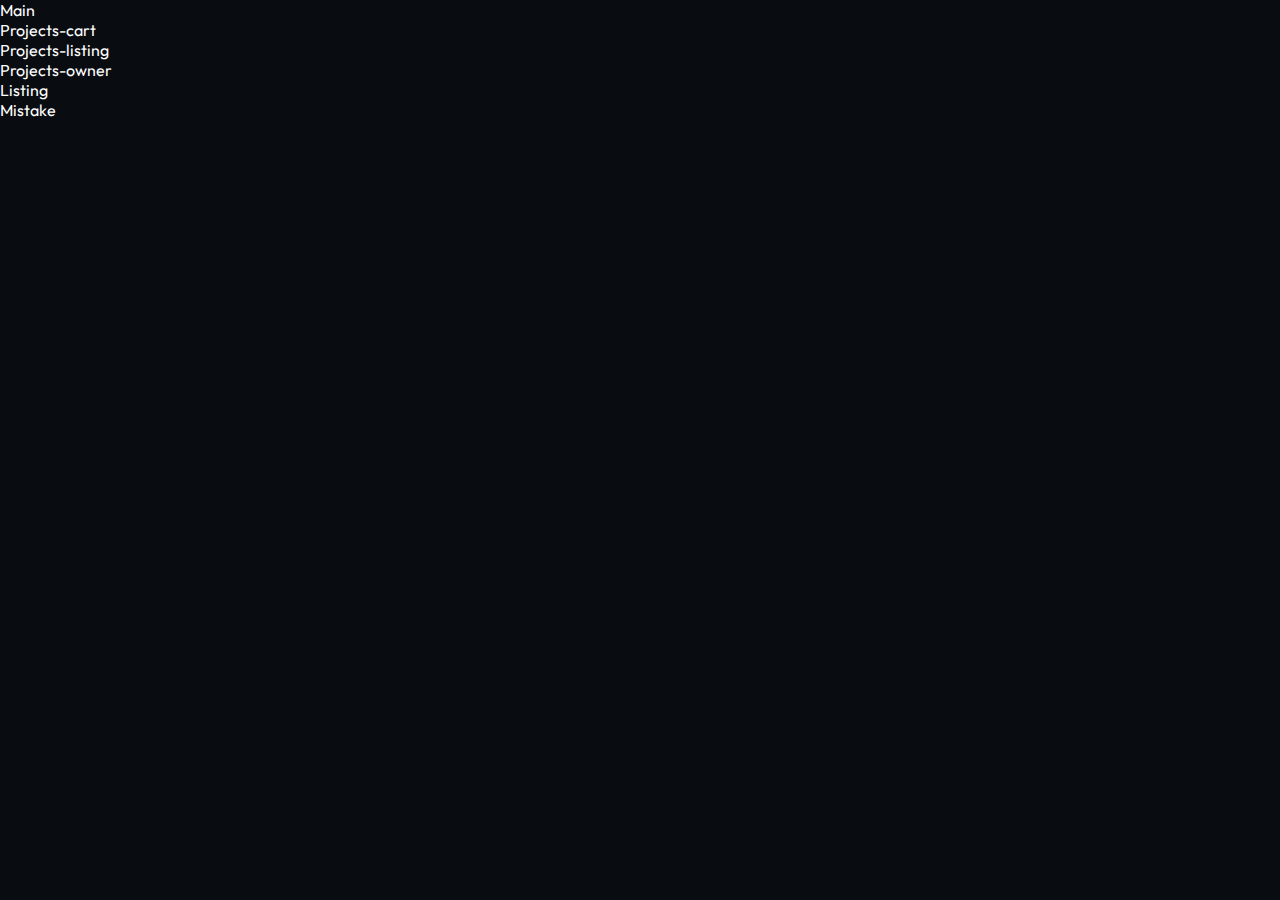
<file: index.html>
<!DOCTYPE html>
<html lang="ru">
	<head>
		<meta http-equiv="Content-Type" content="text/html; charset=utf-8" />
		<meta name="viewport" content="width=device-width" />
		<title>Index</title>

		<link rel="stylesheet" href="./libs/swiper/swiper.css" />
		<link rel="stylesheet" href="./css/style.css" />
	</head>

	<body>


		<li><a href="main.html">Main</a></li>

      <li><a href="projects-cart.html">Projects-cart</a></li>

      <li><a href="projects-listing.html">Projects-listing</a></li>

      <li><a href="projects-owner.html">Projects-owner</a></li>

      <li><a href="listing.html">Listing</a></li>

      <li><a href="mistake.html">Mistake</a></li>
      
		<script src="./libs/jquery/jquery-3.2.1.min.js"></script>
		<script src="./libs/swiper/swiper.min.js"></script>
		<script src="js/main.js"></script>
	</body>
</html>
</file>
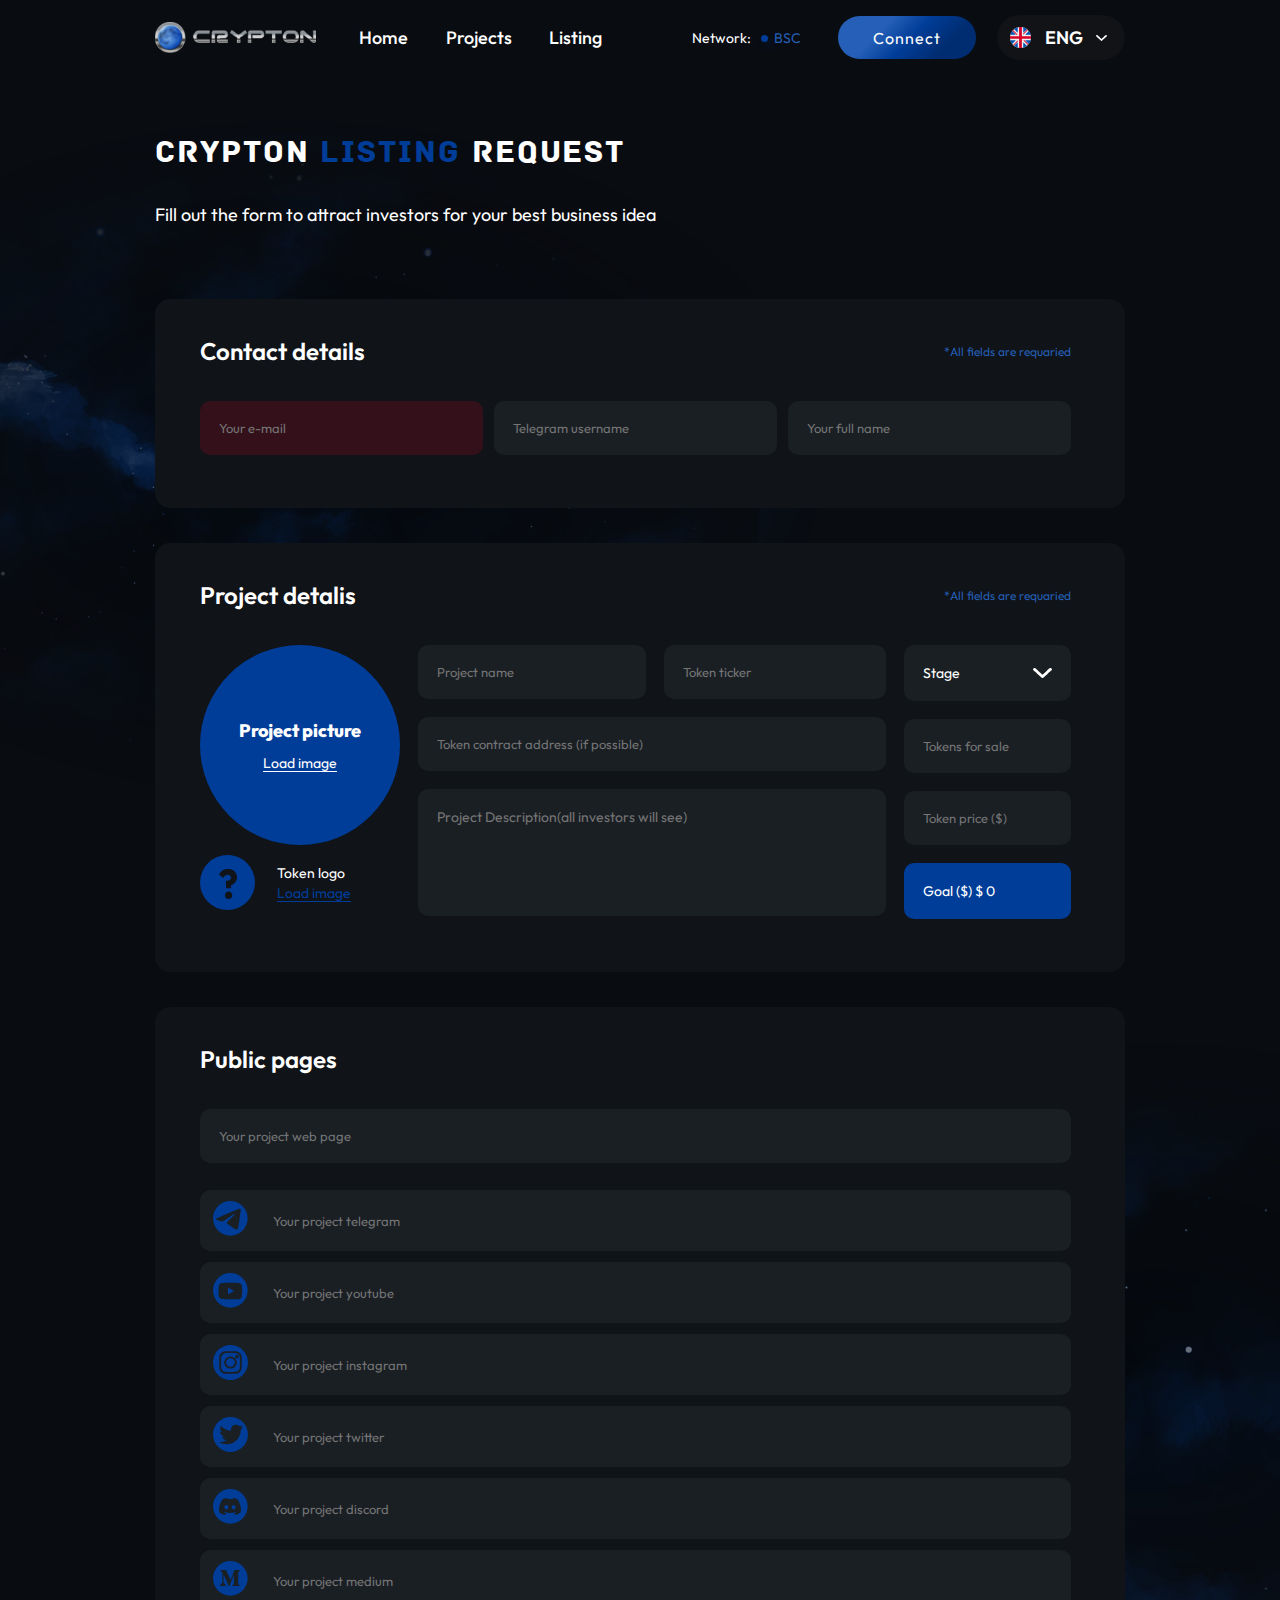
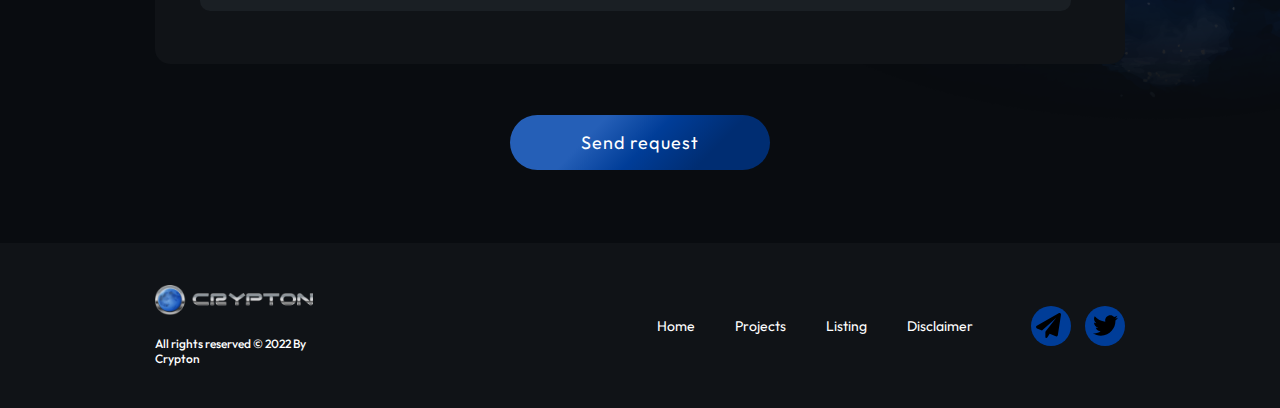
<file: listing.html>
<!DOCTYPE html>
<html lang="en">
	<head>
		<meta http-equiv="Content-Type" content="text/html; charset=utf-8" />
		<meta name="viewport" content="width=device-width" />
		<meta name="format-detection" content="telephone=no" />
		<title>listing-cript</title>

		<link rel="stylesheet" href="./libs/swiper/swiper.css" />

		<link rel="stylesheet" href="css/style.css" />
	</head>

	<body>
      <!--header-->
      <header class="header">
         <div class="container">
            <div class="header__wrapper">
               <div class="header__menu">
                  <a href="#" class="header__logo">
                     <img src="images/Logo-pc.svg" alt="">
                  </a>

                  <div class="header__nav header__nav-pc">
                     <ul class="header__list">
                        <li>
                           <a href="main.html" class="header__link">
                              Home
                           </a>
                        </li>
                        
                        <li>
                           <a href="projects-cart.html" class="header__link">
                              Projects
                           </a>
                        </li>
                        
                        <li>
                           <a href="listing.html" class="header__link">
                              Listing
                           </a>
                        </li>
                        
                     </ul>
                  </div>

               </div>

               <div class="header__navigation">

                  <div class="header__network">
                     Network: <span>BSC</span>
                  </div>

                  <div class="header__buttons">

                     <a href="#" class="header__button btn btn-gradient">
                        Connect
                     </a>

                     <div class="header__language header__language-pc">
                        <div class="header__language-current lang" >
                           <img src="images/image-eng.svg" alt="">
                           <span>ENG</span>
                           <div class="header__language-arrow">
                              <img src="images/arrow-header.svg" alt="">
                           </div>
                        </div>
                        <div class="header__language-dropdown lang">
                           <img src="images/image-ru.svg" alt="">
                           <span>RU</span>
                           <div class="header__language-arrow">
                              <img src="images/arrow-header.svg" alt="">
                           </div>
                        </div>
                     </div>
                  </div>

                  <div class="header__burger">
                     <span>

                     </span>
                  </div>

                  <div class="header__mobile">

                     <div class="header__language header__language-mobi">
                        <div class="header__language-current lang" data-tab="1">
                           <img src="images/image-eng.svg" alt="">
                           <span>ENG</span>
                           <div class="header__language-arrow">
                              <img src="images/arrow-header.svg" alt="">
                           </div>
                        </div>
                        <div class="header__language-dropdown lang" data-tab="2">
                           <img src="images/image-ru.svg" alt="">
                           <span>RU</span>
                           <div class="header__language-arrow">
                              <img src="images/arrow-header.svg" alt="">
                           </div>
                        </div>
                     </div>

                     <div class="header__mobile-content">
                        <a href="#" class="header__button btn btn-gradient">
                           Connect
                        </a>

                        <ul class="header__list">
                           <li>
                              <a href="main.html" class="header__link">
                                 Home
                              </a>
                           </li>
                           
                           <li>
                              <a href="projects-cart.html" class="header__link">
                                 Projects
                              </a>
                           </li>
                           
                           <li>
                              <a href="listing.html" class="header__link">
                                 Listing
                              </a>
                           </li>
                           
                        </ul>
                     </div>
                     
                  </div>
               </div>
            </div>
         </div>
      </header>

      <!--listing-->

      <div class="listing-cript">
         <div class="listing-cript__bg-top">
            <img src="images/listing-cript-top.png" alt="">
         </div>
         <div class="listing-cript__bg-bot">
            <img src="images/listing-cript-bottom.png" alt="">
         </div>

         <div class="container">

            <div class="listing-cript__inner">

               <div class="listing-cript__title title">

                  CRYPTON <span>listing</span> request
               </div>

               <div class="listing-cript__text">
                  Fill out the form to attract investors for your best business idea
               </div>

               <form class="listing-cript__form" action="#">

                  <!-- contact-details -->
                  <div class="contact-details">
                     <div class="contact-details__inner">
                        <div class="contact-details__title">
                           Contact details
                           <span>
                              *All fields are requaried
                           </span>
                        </div>
                        
                        <div class="contact-details__form">
                           <input class="prblock" type="email" placeholder="Your e-mail">
                           <input class="prblock"  type="text" placeholder="Telegram username">
                           <input class="prblock"  type="text" placeholder="Your full name">
                        </div>
                     </div>
                  </div>

                  <!-- project-detalis -->
                  <div class="project-detalis">
   
                     <div class="project-detalis__inner">
                        
                        <div class="project-detalis__title">
   
                           Project detalis
                           <span>
                              *All fields are requaried
                           </span>
                        </div>
   
                        <div class="project-detalis__items">
   
                           <div class="project-detalis__item">
                              <div class="project-detalis__image">
                                 Project picture
                                 <span>Load image</span>
                              </div>
   
                              <div class="project-detalis__bottom">
                                 <img src="images/no-name.svg" alt="">
                                 <div class="project-detalis__logo">
                                    Token logo
                                    <span>Load image</span>
                                 </div>
                              </div>
                           </div>
   
                           <div class="project-detalis__item">
                              <div class="project-detalis__contain">

                                 <input class="project-detalis__name prblock"  type="text" placeholder="Project name">

                                 <input class="project-detalis__ticker prblock" type="text" placeholder="Token ticker">
                              </div>

                              <input class="project-detalis__adres prblock" type="text" placeholder="Token contract address (if possible)">
                              <textarea class="project-detalis__description prblock pc" placeholder="Project Description(all investors will see)" name="comment"></textarea>
                              <textarea class="project-detalis__description prblock mobi" placeholder="Project Description
(all investors will see)" name="comment"></textarea>
                              
                           </div>
   
                           <div class="project-detalis__item">
                              
                              <div class="project-detalis__stage prblock">
                                 Stage
                                 <span><img src="images/dropdown.svg" alt=""></span>
                              </div>

                              <input class="project-detalis__sale prblock" type="text" placeholder="Tokens for sale">

                              <input class="project-detalis__price prblock" type="text" placeholder="Token price ($)">
   
                              <div class="project-detalis__gaal prblock">
                                 Goal ($)
                                 <span>$ 0</span>
                              </div>
                           </div>
   
                        </div>
   
                     </div>
                  </div>

                  <!-- public pages -->
                  <div class="public-pages">
   
                     <div class="public-pages__inner">
   
                        <div class="public-pages__title">
                           Public pages
                        </div>
   
                        <input class="public-pages__page prblock" type="text" placeholder="Your project web page">
   
                        <div class="public-pages__items">
   
                           <div class="public-pages__item">
                              <div class="public-pages__img">
                                 <svg width="35" height="35" viewBox="0 0 35 35" fill="none" xmlns="http://www.w3.org/2000/svg">
                                    <path fill-rule="evenodd" clip-rule="evenodd" d="M17.3517 34.7034C26.9348 34.7034 34.7034 26.9348 34.7034 17.3517C34.7034 7.76862 26.9348 0 17.3517 0C7.76862 0 0 7.76862 0 17.3517C0 26.9348 7.76862 34.7034 17.3517 34.7034ZM27.7514 9.18307C27.9424 6.99438 25.6597 7.89568 25.6597 7.89568H25.6585C23.9683 8.60418 22.225 9.3242 20.4629 10.052C15.0194 12.3003 9.39633 14.6228 4.60556 16.9086C2.00559 17.8741 3.52738 18.8397 3.52738 18.8397L7.64972 20.1277C9.55166 20.7071 10.5664 20.0628 10.5664 20.0628L19.4444 13.9471C22.6149 11.7584 21.854 13.561 21.0931 14.3332L14.4355 20.7714C13.4202 21.6727 13.9278 22.4449 14.372 22.8316C15.6293 23.9545 18.7211 26.0092 20.0733 26.9078C20.4261 27.1423 20.6605 27.298 20.713 27.338C21.0303 27.5956 22.7424 28.7539 23.8835 28.4969C25.0251 28.2393 25.152 26.7586 25.152 26.7586L26.6738 16.651C26.9015 14.9018 27.1625 13.2202 27.3712 11.8751C27.5696 10.5966 27.7208 9.62228 27.7514 9.18307Z" fill="#003D98"/>
                                    </svg>
                              </div>
                              <input type="text" placeholder="Your project telegram">
                           </div>
   
                           <div class="public-pages__item">
                              <div class="public-pages__img">
                                 <svg width="35" height="35" viewBox="0 0 35 35" fill="none" xmlns="http://www.w3.org/2000/svg">
                                    <path fill-rule="evenodd" clip-rule="evenodd" d="M17.3517 34.7034C26.9348 34.7034 34.7034 26.9348 34.7034 17.3517C34.7034 7.76862 26.9348 0 17.3517 0C7.76862 0 0 7.76862 0 17.3517C0 26.9348 7.76862 34.7034 17.3517 34.7034ZM27.9097 11.007C28.2742 11.3753 28.5367 11.8335 28.671 12.3359C29.1745 14.1976 29.1509 18.079 29.1509 18.079C29.1509 18.079 29.1474 21.9391 28.6592 23.7996C28.5229 24.3015 28.259 24.7589 27.8936 25.1265C27.5282 25.4941 27.0739 25.7591 26.5758 25.8955C24.7293 26.3829 17.3424 26.3745 17.3424 26.3745C17.3424 26.3745 9.97549 26.3662 8.11018 25.855C7.09853 25.5804 6.30265 24.7756 6.03146 23.7568C5.54804 21.9141 5.55275 18.0339 5.55275 18.0339C5.55275 18.0339 5.55747 14.1726 6.04443 12.3109C6.18272 11.8082 6.44686 11.3498 6.8115 10.9796C7.17614 10.6095 7.62903 10.34 8.12669 10.1972C9.97431 9.70861 17.3601 9.71693 17.3601 9.71693C17.3601 9.71693 24.747 9.72525 26.5935 10.2364C27.0914 10.373 27.5453 10.6387 27.9097 11.007ZM15.0031 14.4781L14.9972 21.611L21.1426 18.0505L15.0031 14.4781Z" fill="#003D98"/>
                                    </svg>
                              </div>

                              <input type="text" placeholder="Your project youtube">
                              
                           </div>
   
                           <div class="public-pages__item">
                              <div class="public-pages__img">
                                 <svg width="35" height="35" viewBox="0 0 35 35" fill="none" xmlns="http://www.w3.org/2000/svg">
                                    <path fill-rule="evenodd" clip-rule="evenodd" d="M16.0514 0.0376941C8.31497 0.712385 1.92922 6.35571 0.353277 13.9106C0.073006 15.2546 -0.000492698 15.9978 2.48041e-06 17.4857C0.000709879 19.5297 0.24745 21.13 0.839401 22.9291C2.80738 28.9103 7.84583 33.4074 13.9782 34.6563C16.1633 35.1013 18.7299 35.1149 20.8617 34.693C27.506 33.3778 32.811 28.3698 34.4831 21.834C34.8561 20.3763 34.9963 19.2156 34.9999 17.5564C35.0063 14.6224 34.4519 12.2385 33.1665 9.67417C30.1599 3.67575 24.0344 -0.0752729 17.3703 0.00114591C16.8006 0.00772033 16.2071 0.0241211 16.0514 0.0376941ZM24.1865 6.47794C26.3797 7.0929 27.9342 8.64623 28.5526 10.8406L28.712 11.4061L28.7129 17.4504C28.7139 23.4432 28.7125 23.4998 28.5586 24.1023C28.0207 26.2079 26.5711 27.7372 24.4341 28.4536L23.8328 28.6552H17.5016H11.1704L10.5691 28.4525C9.80992 28.1965 9.30377 27.9417 8.76523 27.5442C7.57687 26.6671 6.80885 25.528 6.44461 24.1023C6.29068 23.4998 6.28934 23.4435 6.2904 17.4504L6.29146 11.4061L6.4507 10.8406C7.11982 8.46391 8.9031 6.82525 11.3007 6.3842C11.6979 6.31111 13.0801 6.29407 17.7138 6.3051C23.5989 6.31924 23.6226 6.31987 24.1865 6.47794ZM11.9207 8.18694C11.1352 8.37965 10.2922 8.8383 9.68924 9.40094C9.06842 9.98034 8.66549 10.5783 8.35784 11.3767L8.12857 11.9717L8.1082 17.2736C8.08542 23.226 8.07899 23.1349 8.59086 24.1511C9.26218 25.4838 10.4 26.4007 11.9132 26.8285C12.3404 26.9493 12.7366 26.9585 17.5016 26.9585C22.2666 26.9585 22.6628 26.9493 23.09 26.8285C24.6163 26.397 25.7646 25.4656 26.4161 24.1308C26.9278 23.0825 26.9166 23.2421 26.8944 17.2888L26.8746 11.9717L26.649 11.3868C26.1669 10.1368 25.253 9.12248 24.1189 8.57893C22.9917 8.03862 23.1051 8.0476 17.4523 8.05347C12.864 8.05821 12.3998 8.06945 11.9207 8.18694ZM24.5563 10.0652C25.241 10.3511 25.6426 10.9341 25.6461 11.6473C25.6536 13.2137 23.7993 13.992 22.6932 12.8867C21.8367 12.0307 22.1345 10.5476 23.2614 10.0572C23.5567 9.92873 24.2396 9.93291 24.5563 10.0652ZM18.1808 11.4421C19.3572 11.5896 20.3596 11.9831 21.2623 12.6518C22.4092 13.5015 23.2795 14.8578 23.5929 16.2839C23.7378 16.9433 23.7019 18.2927 23.5214 18.9703C22.9524 21.1062 21.3891 22.7035 19.2204 23.3649C18.6597 23.5359 18.4896 23.5548 17.5016 23.5548C16.5136 23.5548 16.3435 23.5359 15.7828 23.3649C13.6141 22.7035 12.0508 21.1062 11.4818 18.9703C11.3013 18.2927 11.2654 16.9433 11.4103 16.2839C11.7096 14.9221 12.5695 13.5425 13.6248 12.7314C14.4663 12.0846 15.6694 11.5774 16.6527 11.4551C17.3956 11.3626 17.5366 11.3614 18.1808 11.4421ZM16.5439 13.2422C14.9218 13.5951 13.5816 14.9056 13.18 16.5314C13.0473 17.069 13.0655 18.0962 13.2171 18.6168C13.6555 20.1223 14.9129 21.3499 16.4023 21.7266C16.6342 21.7853 17.1289 21.8333 17.5016 21.8333C17.8743 21.8333 18.369 21.7853 18.6009 21.7266C20.0903 21.3499 21.3477 20.1223 21.7861 18.6168C21.9377 18.0962 21.9559 17.069 21.8232 16.5314C21.2475 14.2006 18.8902 12.7318 16.5439 13.2422Z" fill="#003D98"/>
                                    </svg>
                              </div>

                              <input type="text" placeholder="Your project instagram">

                           </div>
   
                           <div class="public-pages__item">
                              <div class="public-pages__img">
                                 <svg width="35" height="35" viewBox="0 0 35 35" fill="none" xmlns="http://www.w3.org/2000/svg">
                                    <path fill-rule="evenodd" clip-rule="evenodd" d="M17.5 35C27.165 35 35 27.165 35 17.5C35 7.83502 27.165 0 17.5 0C7.83502 0 0 7.83502 0 17.5C0 27.165 7.83502 35 17.5 35ZM27.3236 10.8565C28.3169 10.7374 29.2618 10.4741 30.1414 10.0843L30.1393 10.0875C29.4809 11.0723 28.6522 11.932 27.6923 12.6262C27.7017 12.8369 27.707 13.0497 27.707 13.2603C27.707 19.7451 22.7718 27.2223 13.744 27.2223C11.0771 27.2252 8.46587 26.4598 6.22266 25.0175C6.61145 25.0632 7.00258 25.0861 7.39405 25.0859C9.60399 25.0892 11.7508 24.349 13.4891 22.9844C12.4651 22.9656 11.4726 22.6271 10.6505 22.0162C9.82848 21.4054 9.21803 20.5527 8.90464 19.5777C9.64028 19.7178 10.3982 19.689 11.121 19.4934C10.0103 19.2689 9.01139 18.6671 8.29386 17.79C7.57633 16.9129 7.18434 15.8146 7.18442 14.6814V14.6182C7.86585 14.997 8.62789 15.2075 9.40712 15.2323C8.73522 14.7836 8.18445 14.176 7.8037 13.4634C7.42295 12.7507 7.22398 11.9552 7.22445 11.1472C7.22445 10.2497 7.46674 9.40695 7.8881 8.6801C9.12043 10.1961 10.6578 11.4361 12.4003 12.3195C14.1429 13.203 16.0517 13.7101 18.003 13.8081C17.756 12.7555 17.8634 11.6508 18.3086 10.6655C18.7538 9.68017 19.5119 8.86941 20.465 8.35907C21.4182 7.84874 22.5132 7.66737 23.5801 7.84314C24.6469 8.0189 25.6259 8.54196 26.365 9.33111C27.464 9.11536 28.518 8.71274 29.481 8.14075C29.1154 9.27787 28.3485 10.2431 27.3236 10.8565Z" fill="#003D98"/>
                                    </svg>
                              </div>
                              <input type="text" placeholder="Your project twitter">
                           </div>
   
                           <div class="public-pages__item">
                              <div class="public-pages__img">
                                 <svg width="35" height="35" viewBox="0 0 35 35" fill="none" xmlns="http://www.w3.org/2000/svg">
                                    <path fill-rule="evenodd" clip-rule="evenodd" d="M17.3517 34.7034C26.9348 34.7034 34.7034 26.9348 34.7034 17.3517C34.7034 7.76862 26.9348 0 17.3517 0C7.76862 0 0 7.76862 0 17.3517C0 26.9348 7.76862 34.7034 17.3517 34.7034ZM20.1413 9.00005C21.7128 9.27623 23.2214 9.75423 24.6148 10.4128C24.6357 10.4128 24.6462 10.4234 24.6567 10.434C27.1396 14.1412 28.3654 18.3157 27.9044 23.1276C27.9044 23.1488 27.8939 23.1701 27.873 23.1807C25.9872 24.5828 24.1748 25.4326 22.3728 25.9956C22.3414 26.0062 22.31 25.9956 22.2785 25.985C21.8699 25.4008 21.4928 24.7847 21.1575 24.1367C21.1471 24.1048 21.1575 24.0517 21.1994 24.0411C21.7966 23.8074 22.3728 23.5419 22.9176 23.2126C22.97 23.1913 22.97 23.1276 22.9281 23.0957C22.8704 23.0479 22.8128 23.0028 22.7552 22.9577C22.6976 22.9125 22.64 22.8674 22.5823 22.8196C22.5614 22.7983 22.53 22.7983 22.509 22.8089C18.947 24.4766 15.0602 24.4766 11.4563 22.8089C11.4354 22.7983 11.4039 22.7983 11.383 22.8196C11.3254 22.862 11.2678 22.9072 11.2101 22.9523C11.1525 22.9975 11.0949 23.0426 11.0373 23.0851C11.0058 23.117 11.0058 23.1807 11.0477 23.202C11.603 23.5206 12.1687 23.7968 12.7659 24.0305C12.8078 24.0411 12.8287 24.0836 12.8078 24.1261C12.483 24.774 12.1059 25.3901 11.6868 25.9744C11.6763 25.9956 11.6449 26.0062 11.6135 25.9956C9.82199 25.4326 8.00956 24.5828 6.12379 23.1807C6.10284 23.1701 6.09236 23.1488 6.09236 23.1276C5.70474 18.9637 6.49047 14.7573 9.34007 10.434C9.35055 10.4234 9.36103 10.4128 9.3715 10.4128C10.7754 9.75423 12.2735 9.27623 13.845 9.00005C13.8764 9.00005 13.9078 9.01067 13.9183 9.03192C14.1173 9.38245 14.3374 9.82858 14.484 10.1897C16.1508 9.9348 17.8459 9.9348 19.5127 10.1897C19.6594 9.8392 19.8794 9.38245 20.068 9.03192C20.0772 9.02149 20.0885 9.01324 20.1012 9.00773C20.1138 9.00222 20.1275 8.9996 20.1413 9.00005ZM11.3725 18.337C11.3725 19.5798 12.2735 20.5889 13.3526 20.5889C14.4526 20.5889 15.3326 19.5798 15.3326 18.337C15.3431 17.1048 14.4631 16.0851 13.3526 16.0851C12.2525 16.0851 11.3725 17.0942 11.3725 18.337ZM18.6746 18.337C18.6746 19.5798 19.5756 20.5889 20.6547 20.5889C21.7652 20.5889 22.6347 19.5798 22.6347 18.337C22.6452 17.1048 21.7652 16.0851 20.6547 16.0851C19.5546 16.0851 18.6746 17.0942 18.6746 18.337Z" fill="#003D98"/>
                                    </svg>
                                    
                              </div>
                              <input type="text" placeholder="Your project discord">
                           </div>
   
                           <div class="public-pages__item">
                              <div class="public-pages__img">
                                 <svg width="35" height="35" viewBox="0 0 35 35" fill="none" xmlns="http://www.w3.org/2000/svg">
                                    <path fill-rule="evenodd" clip-rule="evenodd" d="M17.3517 34.7034C26.9348 34.7034 34.7034 26.9348 34.7034 17.3517C34.7034 7.76862 26.9348 0 17.3517 0C7.76862 0 0 7.76862 0 17.3517C0 26.9348 7.76862 34.7034 17.3517 34.7034ZM9.32409 11.9051C9.36784 12.0194 9.38425 12.1423 9.372 12.264V21.172C9.39871 21.3304 9.38803 21.4928 9.3408 21.6462C9.29358 21.7997 9.21111 21.9401 9.1 22.056L7 24.624V24.962H12.957V24.624L10.856 22.056C10.63 21.822 10.523 21.495 10.566 21.172V13.468L15.796 24.962H16.402L20.894 13.468V22.63C20.894 22.874 20.894 22.921 20.735 23.081L19.119 24.661V25H26.963V24.66L25.403 23.118C25.3353 23.0658 25.2831 22.9961 25.2519 22.9165C25.2208 22.8369 25.2118 22.7503 25.226 22.666V11.332C25.2118 11.2477 25.2208 11.1611 25.2519 11.0815C25.2831 11.0019 25.3353 10.9322 25.403 10.88L27 9.339V9H21.472L17.532 18.905L13.05 9H7.252V9.339L9.12 11.606C9.21043 11.6884 9.28033 11.7908 9.32409 11.9051Z" fill="#003D98"/>
                                    </svg>
                              </div>
                              <input type="text" placeholder="Your project medium">
                           </div>
                        </div>
                     </div>
                  </div>
               </form>

               <button class="listing-cript__button btn btn-gradient">
                  Send request
               </button>

            </div>
         </div>
      </div>

      <!-- footer -->

      <footer class="footer">
         <div class="container">
            <div class="footer__inner">

               <div class="footer__logo">

                  <a href="#"><img src="images/footer-logo.png" alt=""></a>
                  
                  <div class="footer__text footer__text-pc">
                     All rights reserved &copy; 2022 By Crypton 
                  </div>
               </div>

               <div class="footer__menu">
                  <ul class="footer__link">
                     <li><a href="main.html" class="footer__list">Home</a></li>
                     <li><a href="projects-cart.html" class="footer__list">Projects</a></li>
                     <li><a href="listing.html" class="footer__list">Listing</a></li>
                     <li><a href="#" class="footer__list">Disclaimer</a></li>
                  </ul>
                  <ul class="footer__media footer__media-pc">
                     <li><a href="#">
                        <svg xmlns="http://www.w3.org/2000/svg" viewBox="0 0 512 512"><!--! Font Awesome Free 6.0.0-beta3 by @fontawesome - https://fontawesome.com License - https://fontawesome.com/license/free (Icons: CC BY 4.0, Fonts: SIL OFL 1.1, Code: MIT License) Copyright 2021 Fonticons, Inc. --><path d="M511.6 36.86l-64 415.1c-1.5 9.734-7.375 18.22-15.97 23.05c-4.844 2.719-10.27 4.097-15.68 4.097c-4.188 0-8.319-.8154-12.29-2.472l-122.6-51.1l-50.86 76.29C226.3 508.5 219.8 512 212.8 512C201.3 512 192 502.7 192 491.2v-96.18c0-7.115 2.372-14.03 6.742-19.64L416 96l-293.7 264.3L19.69 317.5C8.438 312.8 .8125 302.2 .0625 289.1s5.469-23.72 16.06-29.77l448-255.1c10.69-6.109 23.88-5.547 34 1.406S513.5 24.72 511.6 36.86z"/></svg>
                     </a></li>
                     <li><a href="#">
                        <svg xmlns="http://www.w3.org/2000/svg" viewBox="0 0 512 512"><!--! Font Awesome Free 6.0.0-beta3 by @fontawesome - https://fontawesome.com License - https://fontawesome.com/license/free (Icons: CC BY 4.0, Fonts: SIL OFL 1.1, Code: MIT License) Copyright 2021 Fonticons, Inc. --><path d="M459.37 151.716c.325 4.548.325 9.097.325 13.645 0 138.72-105.583 298.558-298.558 298.558-59.452 0-114.68-17.219-161.137-47.106 8.447.974 16.568 1.299 25.34 1.299 49.055 0 94.213-16.568 130.274-44.832-46.132-.975-84.792-31.188-98.112-72.772 6.498.974 12.995 1.624 19.818 1.624 9.421 0 18.843-1.3 27.614-3.573-48.081-9.747-84.143-51.98-84.143-102.985v-1.299c13.969 7.797 30.214 12.67 47.431 13.319-28.264-18.843-46.781-51.005-46.781-87.391 0-19.492 5.197-37.36 14.294-52.954 51.655 63.675 129.3 105.258 216.365 109.807-1.624-7.797-2.599-15.918-2.599-24.04 0-57.828 46.782-104.934 104.934-104.934 30.213 0 57.502 12.67 76.67 33.137 23.715-4.548 46.456-13.32 66.599-25.34-7.798 24.366-24.366 44.833-46.132 57.827 21.117-2.273 41.584-8.122 60.426-16.243-14.292 20.791-32.161 39.308-52.628 54.253z"/></svg>
                     </a></li>
                  
                  </ul>
               </div>

               <div class="footer__contain">
                  <div class="footer__text footer__text-mobi">
                     All rights reserved &copy; 2022 By Crypton 
                  </div>

                  <ul class="footer__media footer__media-mobi">
                     <li><a href="#">
                        <svg xmlns="http://www.w3.org/2000/svg" viewBox="0 0 512 512"><!--! Font Awesome Free 6.0.0-beta3 by @fontawesome - https://fontawesome.com License - https://fontawesome.com/license/free (Icons: CC BY 4.0, Fonts: SIL OFL 1.1, Code: MIT License) Copyright 2021 Fonticons, Inc. --><path d="M511.6 36.86l-64 415.1c-1.5 9.734-7.375 18.22-15.97 23.05c-4.844 2.719-10.27 4.097-15.68 4.097c-4.188 0-8.319-.8154-12.29-2.472l-122.6-51.1l-50.86 76.29C226.3 508.5 219.8 512 212.8 512C201.3 512 192 502.7 192 491.2v-96.18c0-7.115 2.372-14.03 6.742-19.64L416 96l-293.7 264.3L19.69 317.5C8.438 312.8 .8125 302.2 .0625 289.1s5.469-23.72 16.06-29.77l448-255.1c10.69-6.109 23.88-5.547 34 1.406S513.5 24.72 511.6 36.86z"/></svg>
                     </a></li>
                     <li><a href="#">
                        <svg xmlns="http://www.w3.org/2000/svg" viewBox="0 0 512 512"><!--! Font Awesome Free 6.0.0-beta3 by @fontawesome - https://fontawesome.com License - https://fontawesome.com/license/free (Icons: CC BY 4.0, Fonts: SIL OFL 1.1, Code: MIT License) Copyright 2021 Fonticons, Inc. --><path d="M459.37 151.716c.325 4.548.325 9.097.325 13.645 0 138.72-105.583 298.558-298.558 298.558-59.452 0-114.68-17.219-161.137-47.106 8.447.974 16.568 1.299 25.34 1.299 49.055 0 94.213-16.568 130.274-44.832-46.132-.975-84.792-31.188-98.112-72.772 6.498.974 12.995 1.624 19.818 1.624 9.421 0 18.843-1.3 27.614-3.573-48.081-9.747-84.143-51.98-84.143-102.985v-1.299c13.969 7.797 30.214 12.67 47.431 13.319-28.264-18.843-46.781-51.005-46.781-87.391 0-19.492 5.197-37.36 14.294-52.954 51.655 63.675 129.3 105.258 216.365 109.807-1.624-7.797-2.599-15.918-2.599-24.04 0-57.828 46.782-104.934 104.934-104.934 30.213 0 57.502 12.67 76.67 33.137 23.715-4.548 46.456-13.32 66.599-25.34-7.798 24.366-24.366 44.833-46.132 57.827 21.117-2.273 41.584-8.122 60.426-16.243-14.292 20.791-32.161 39.308-52.628 54.253z"/></svg>
                     </a></li>
                  
                  </ul>

               </div>

            </div>
         </div>
      </footer>

      <!-- wait-popup -->

      <div class="wait-popup">
         <div class="wait-popup__inner">
            <div class="wait-popup__image">
               <img src="images/clock_1.png" alt="">
            </div>

            <div class="wait-popup__content">

               <div class="wait-popup__title">
                  Wait listing
               </div>
               <div class="wait-popup__text">
                  Our manager will contact you to get your listing approved as soon as possible
               </div>
               <div class="wait-popup__button btn btn-gradient">
                  Ok
               </div>
            </div>
         </div>
      </div>

      <!-- loading -->

      <div class="loading">
         <div class="loading__image">
            <img src="images/load.png" alt="">
         </div>
         <div class="loading__title">
            Loading
         </div>
         <div class="loading__load">
            <img src="images/load2.png" alt="">
         </div>
      </div>

		<script src="./libs/jquery/jquery-3.2.1.min.js"></script>
		<script src="./libs/swiper/swiper.min.js"></script>
		<script src="js/main.js"></script>
	</body>
</html>
</file>
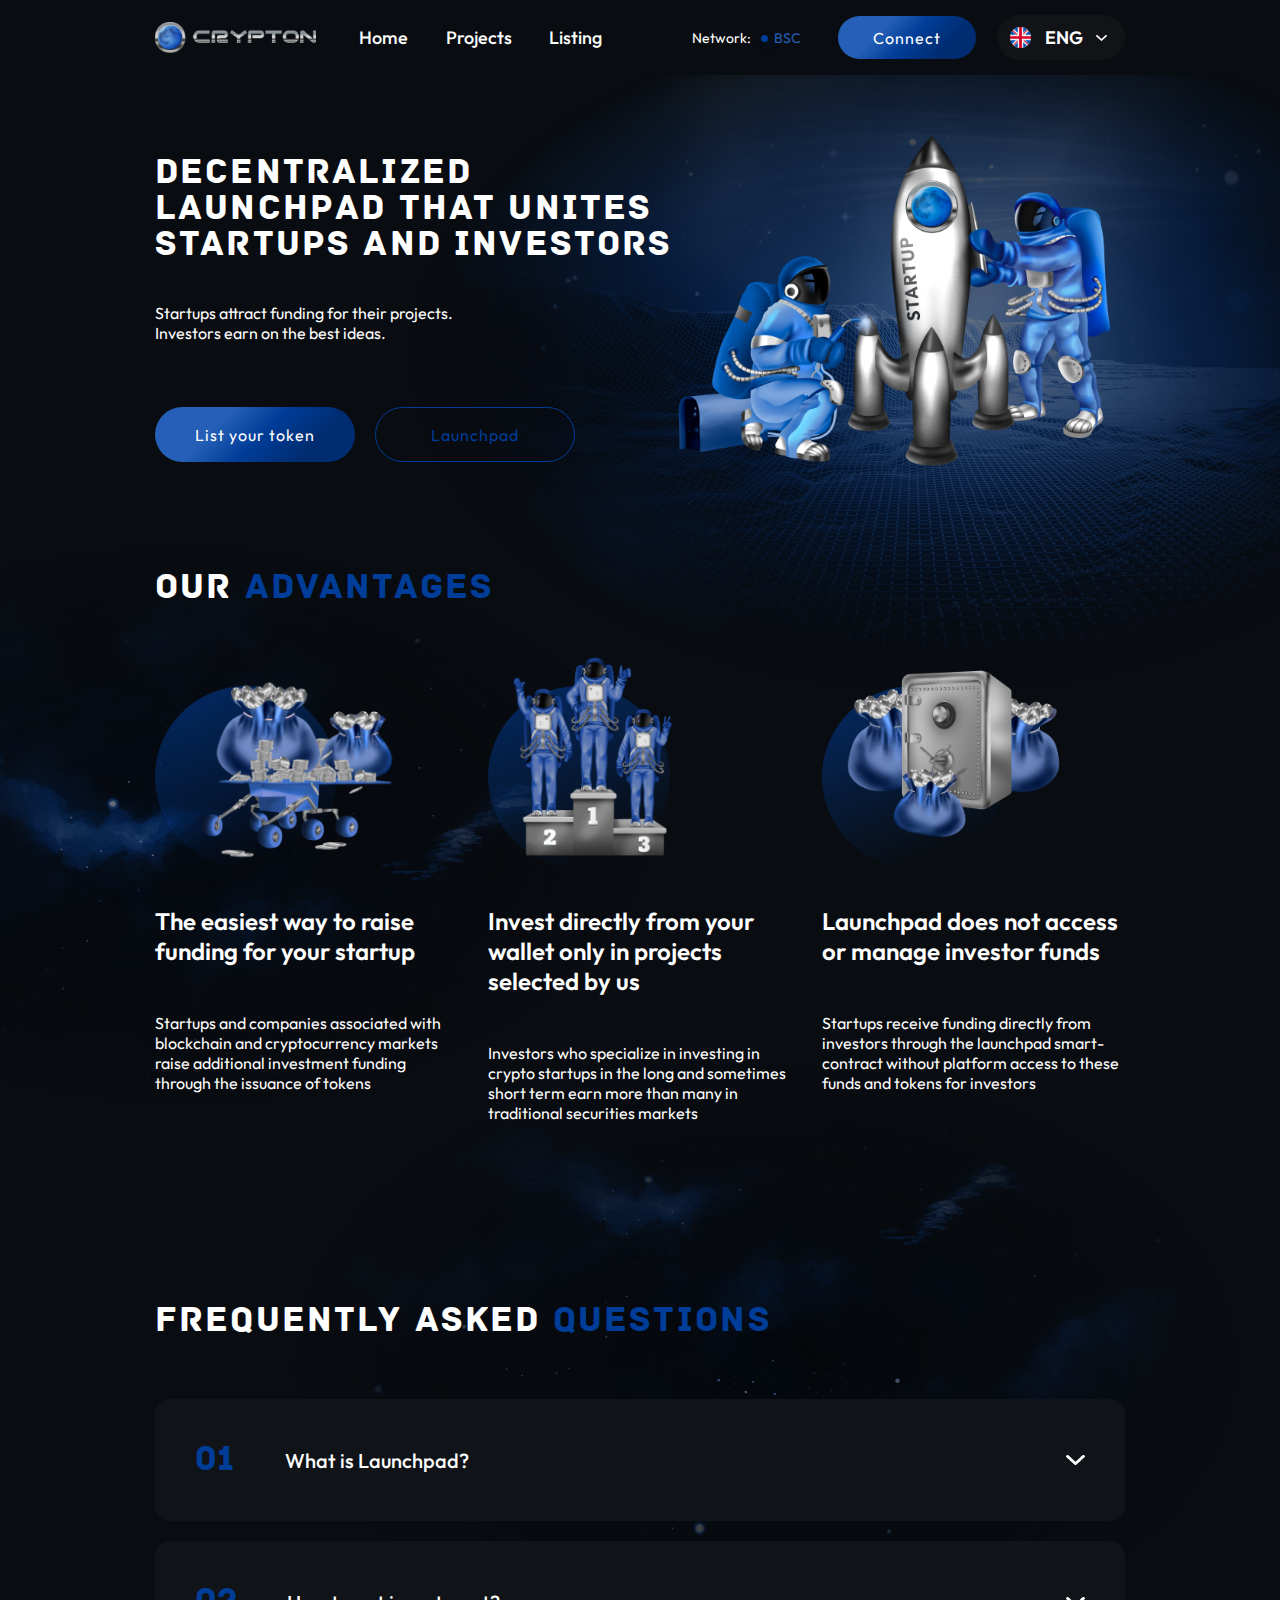
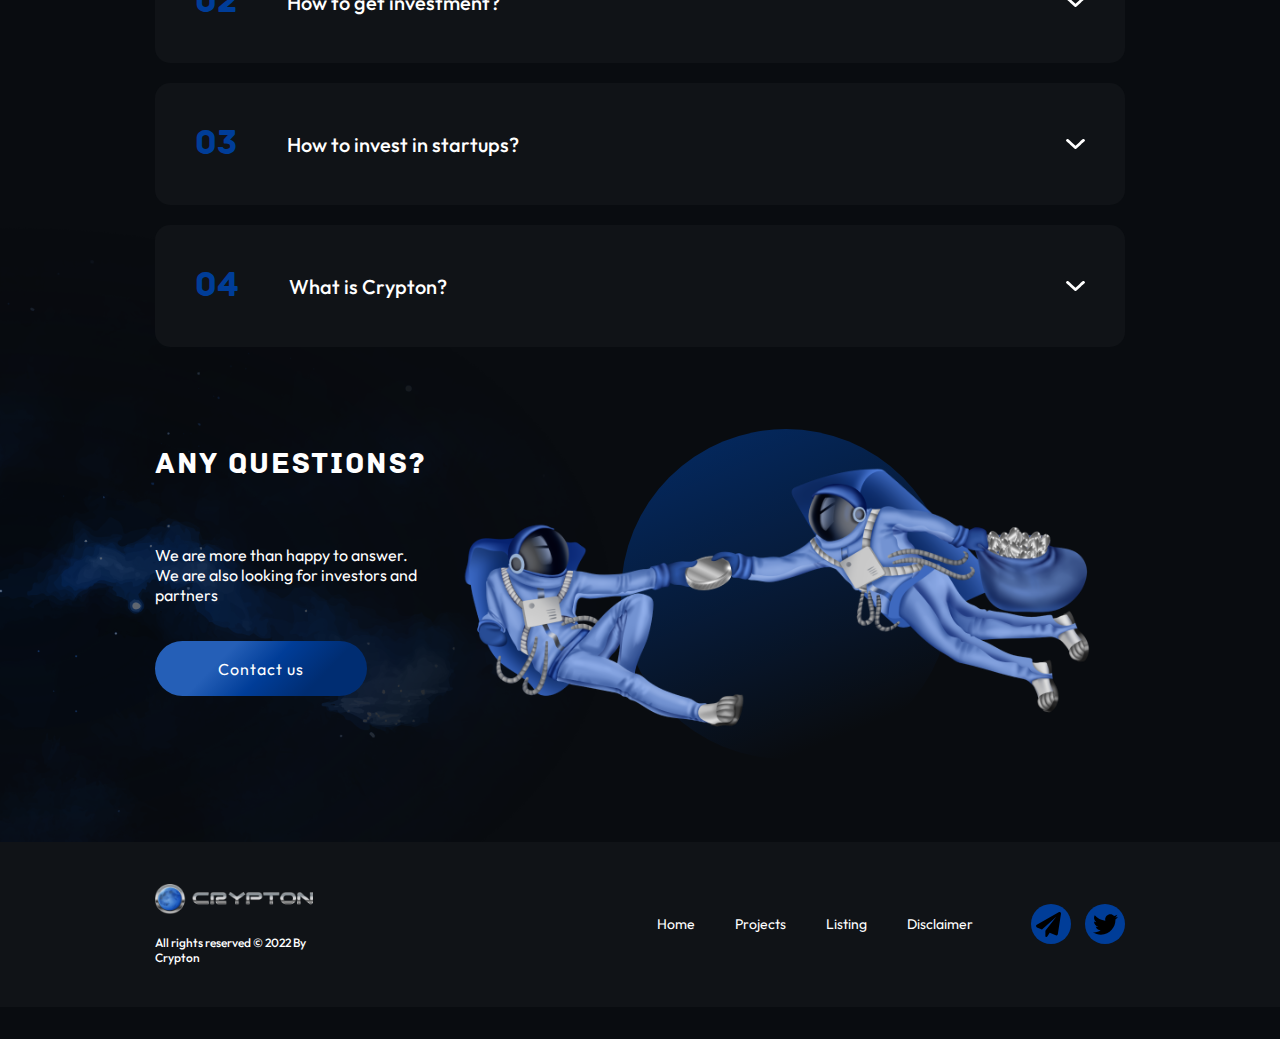
<file: main.html>
<!DOCTYPE html>
<html lang="en">
  <head>
    <meta http-equiv="Content-Type" content="text/html; charset=utf-8" />
    <meta name="viewport" content="width=device-width" />
    <meta name="format-detection" content="telephone=no" />
    <title>Main</title>

    <link rel="stylesheet" href="./libs/swiper/swiper.css" />

    <link rel="stylesheet" href="css/style.css" />
  </head>

  <body>
    <!--header-->
    <header class="header">
      <div class="container">
        <div class="header__wrapper">
          <div class="header__menu">
            <a href="#" class="header__logo">
              <img src="images/Logo-pc.svg" alt="" />
            </a>

            <div class="header__nav header__nav-pc">
              <ul class="header__list">
                <li>
                  <a href="main.html" class="header__link"> Home </a>
                </li>

                <li>
                  <a href="projects-cart.html" class="header__link">
                    Projects
                  </a>
                </li>

                <li>
                  <a href="listing.html" class="header__link"> Listing </a>
                </li>
              </ul>
            </div>
          </div>

          <div class="header__navigation">
            <div class="header__network">Network: <span>BSC</span></div>

            <div class="header__buttons">
              <a href="#" class="header__button btn btn-gradient"> Connect </a>

              <div class="header__language header__language-pc">
                <div class="header__language-current lang">
                  <img src="images/image-eng.svg" alt="" />
                  <span>ENG</span>
                  <div class="header__language-arrow">
                    <img src="images/arrow-header.svg" alt="" />
                  </div>
                </div>
                <div class="header__language-dropdown lang">
                  <img src="images/image-ru.svg" alt="" />
                  <span>RU</span>
                  <div class="header__language-arrow">
                    <img src="images/arrow-header.svg" alt="" />
                  </div>
                </div>
              </div>
            </div>

            <div class="header__burger">
              <span> </span>
            </div>

            <div class="header__mobile">
              <div class="header__language header__language-mobi">
                <div class="header__language-current lang" data-tab="1">
                  <img src="images/image-eng.svg" alt="" />
                  <span>ENG</span>
                  <div class="header__language-arrow">
                    <img src="images/arrow-header.svg" alt="" />
                  </div>
                </div>
                <div class="header__language-dropdown lang" data-tab="2">
                  <img src="images/image-ru.svg" alt="" />
                  <span>RU</span>
                  <div class="header__language-arrow">
                    <img src="images/arrow-header.svg" alt="" />
                  </div>
                </div>
              </div>

              <div class="header__mobile-content">
                <a href="#" class="header__button btn btn-gradient">
                  Connect
                </a>

                <ul class="header__list">
                  <li>
                    <a href="main.html" class="header__link"> Home </a>
                  </li>

                  <li>
                    <a href="projects-cart.html" class="header__link">
                      Projects
                    </a>
                  </li>

                  <li>
                    <a href="listing.html" class="header__link"> Listing </a>
                  </li>
                </ul>
              </div>
            </div>
          </div>
        </div>
      </div>
    </header>

    <!--main-->
    <main class="main">
      <div class="main__bg">
        <img src="images/main-fon.png" alt="" />
      </div>
      <div class="container">
        <div class="main__inner">
          <div class="main__content">
            <div class="main__title title">
              decentralized Launchpad that unites startups and investors
            </div>

            <div class="main__text">
              Startups attract funding for their projects. <br />
              Investors earn on the best ideas.
            </div>

            <div class="main__buttons">
              <a href="#" class="main__button btn btn-gradient">
                List your token
              </a>
              <a href="#" class="main__button btn btn-transparent">
                Launchpad
              </a>
            </div>
          </div>

          <div class="main__image">
            <img src="images/main-img.png" alt="" />
          </div>
        </div>
      </div>
    </main>

    <!-- advantages -->

    <div class="advantages">
      <div class="advantages__bg">
        <img src="images/adv-bg.png" alt="" />
      </div>

      <div class="container">
        <div class="advantages__inner">
          <div class="advantages__title title">Our <span>advantages</span></div>

          <div class="advantages__item">
            <div class="advantages__cart">
              <div class="advantages__images">
                <img src="images/adv-1.png" alt="" />
              </div>
              <div class="advantages__description">
                The easiest way to raise funding for your startup
              </div>
              <div class="advantages__text">
                Startups and companies associated with blockchain and
                cryptocurrency markets raise additional investment funding
                through the issuance of tokens
              </div>
            </div>

            <div class="advantages__cart">
              <div class="advantages__images">
                <img src="images/adv-2.png" alt="" />
              </div>
              <div class="advantages__description">
                Invest directly from your wallet only in projects selected by us
              </div>
              <div class="advantages__text">
                Investors who specialize in investing in crypto startups in the
                long and sometimes short term earn more than many in traditional
                securities markets
              </div>
            </div>

            <div class="advantages__cart">
              <div class="advantages__images">
                <img src="images/adv-3.png" alt="" />
              </div>
              <div class="advantages__description">
                Launchpad does not access or manage investor funds
              </div>
              <div class="advantages__text">
                Startups receive funding directly from investors through the
                launchpad smart-contract without platform access to these funds
                and tokens for investors
              </div>
            </div>
          </div>
        </div>
      </div>
    </div>

    <!-- questions -->

    <div class="questions">
      <div class="questions__bg">
        <img src="images/questions.png" alt="" />
      </div>

      <div class="container">
        <div class="questions__inner">
          <div class="questions__title title">
            Frequently Asked <span>Questions</span>
          </div>

          <div class="questions__body">
            <div class="questions__header">
              <div class="questions__header-contain">
                <div class="questions__num">01</div>
                <div class="questions__description">What is Launchpad?</div>
              </div>

              <div class="questions__arrow">
                <img src="images/questions-arrow.svg" alt="" />
              </div>
            </div>

            <div class="questions__text">
              Lorem ipsum dolor sit amet, consectetur adipiscing elit. Mauris
              scelerisque felis at auctor varius. Nullam ut tellus a dui ornare
              vulputate in id dolor. Sed maximus neque eu justo scelerisque,
              quis blandit tellus placerat. Duis neque nulla, faucibus quis
              lacus eget, tristique commodo nulla. Ut tempor mattis lectus, ut
              cursus ligula pellentesque quis. In eu eros fermentum, finibus
              risus ut, mollis turpis. Integer luctus, eros sit amet placerat
              mollis, ante sapien tincidunt arcu, nec sodales nisl enim quis
              quam.
            </div>
          </div>

          <div class="questions__body">
            <div class="questions__header">
              <div class="questions__header-contain">
                <div class="questions__num">02</div>
                <div class="questions__description">How to get investment?</div>
              </div>

              <div class="questions__arrow">
                <img src="images/questions-arrow.svg" alt="" />
              </div>
            </div>

            <div class="questions__text">
              Lorem ipsum dolor sit amet, consectetur adipiscing elit. Mauris
              scelerisque felis at auctor varius. Nullam ut tellus a dui ornare
              vulputate in id dolor. Sed maximus neque eu justo scelerisque,
              quis blandit tellus placerat. Duis neque nulla, faucibus quis
              lacus eget, tristique commodo nulla. Ut tempor mattis lectus, ut
              cursus ligula pellentesque quis. In eu eros fermentum, finibus
              risus ut, mollis turpis. Integer luctus, eros sit amet placerat
              mollis, ante sapien tincidunt arcu, nec sodales nisl enim quis
              quam.
            </div>
          </div>

          <div class="questions__body">
            <div class="questions__header">
              <div class="questions__header-contain">
                <div class="questions__num">03</div>
                <div class="questions__description">
                  How to invest in startups?
                </div>
              </div>

              <div class="questions__arrow">
                <img src="images/questions-arrow.svg" alt="" />
              </div>
            </div>

            <div class="questions__text">
              Lorem ipsum dolor sit amet, consectetur adipiscing elit. Mauris
              scelerisque felis at auctor varius. Nullam ut tellus a dui ornare
              vulputate in id dolor. Sed maximus neque eu justo scelerisque,
              quis blandit tellus placerat. Duis neque nulla, faucibus quis
              lacus eget, tristique commodo nulla. Ut tempor mattis lectus, ut
              cursus ligula pellentesque quis. In eu eros fermentum, finibus
              risus ut, mollis turpis. Integer luctus, eros sit amet placerat
              mollis, ante sapien tincidunt arcu, nec sodales nisl enim quis
              quam.
            </div>
          </div>

          <div class="questions__body">
            <div class="questions__header">
              <div class="questions__header-contain">
                <div class="questions__num">04</div>
                <div class="questions__description">What is Crypton?</div>
              </div>

              <div class="questions__arrow">
                <img src="images/questions-arrow.svg" alt="" />
              </div>
            </div>

            <div class="questions__text">
              Lorem ipsum dolor sit amet, consectetur adipiscing elit. Mauris
              scelerisque felis at auctor varius. Nullam ut tellus a dui ornare
              vulputate in id dolor. Sed maximus neque eu justo scelerisque,
              quis blandit tellus placerat. Duis neque nulla, faucibus quis
              lacus eget, tristique commodo nulla. Ut tempor mattis lectus, ut
              cursus ligula pellentesque quis. In eu eros fermentum, finibus
              risus ut, mollis turpis. Integer luctus, eros sit amet placerat
              mollis, ante sapien tincidunt arcu, nec sodales nisl enim quis
              quam.
            </div>
          </div>
        </div>
      </div>
    </div>

    <!-- сontact -->

    <div class="contact">
      <div class="contact__bg">
        <img src="images/contact-bg.png" alt="" />
      </div>

      <div class="container">
        <div class="contact__inner">
          <div class="contact__item">
            <div class="contact__title title">Any questions?</div>

            <div class="contact__text">
              <p>We are more than happy to answer.</p>
              <p>We are also looking for investors and partners</p>
            </div>

            <a
              href="#"
              class="contact__button contact__button-pc btn-gradient btn"
            >
              Contact us
            </a>
          </div>

          <div class="contact__image">
            <img src="images/contacts-img.png" alt="" />
          </div>

          <a
            href="#"
            class="contact__button contact__button-mobi btn-gradient btn"
          >
            Contact us
          </a>
        </div>
      </div>
    </div>

    <!-- footer -->

    <footer class="footer">
      <div class="container">
        <div class="footer__inner">
          <div class="footer__logo">
            <a href="#"><img src="images/footer-logo.png" alt="" /></a>

            <div class="footer__text footer__text-pc">
              All rights reserved &copy; 2022 By Crypton
            </div>
          </div>

          <div class="footer__menu">
            <ul class="footer__link">
              <li><a href="main.html" class="footer__list">Home</a></li>
              <li>
                <a href="projects-cart.html" class="footer__list">Projects</a>
              </li>
              <li><a href="listing.html" class="footer__list">Listing</a></li>
              <li><a href="#" class="footer__list">Disclaimer</a></li>
            </ul>
            <ul class="footer__media footer__media-pc">
              <li>
                <a href="#">
                  <svg xmlns="http://www.w3.org/2000/svg" viewBox="0 0 512 512">
                    <!--! Font Awesome Free 6.0.0-beta3 by @fontawesome - https://fontawesome.com License - https://fontawesome.com/license/free (Icons: CC BY 4.0, Fonts: SIL OFL 1.1, Code: MIT License) Copyright 2021 Fonticons, Inc. -->
                    <path
                      d="M511.6 36.86l-64 415.1c-1.5 9.734-7.375 18.22-15.97 23.05c-4.844 2.719-10.27 4.097-15.68 4.097c-4.188 0-8.319-.8154-12.29-2.472l-122.6-51.1l-50.86 76.29C226.3 508.5 219.8 512 212.8 512C201.3 512 192 502.7 192 491.2v-96.18c0-7.115 2.372-14.03 6.742-19.64L416 96l-293.7 264.3L19.69 317.5C8.438 312.8 .8125 302.2 .0625 289.1s5.469-23.72 16.06-29.77l448-255.1c10.69-6.109 23.88-5.547 34 1.406S513.5 24.72 511.6 36.86z"
                    />
                  </svg>
                </a>
              </li>
              <li>
                <a href="#">
                  <svg xmlns="http://www.w3.org/2000/svg" viewBox="0 0 512 512">
                    <!--! Font Awesome Free 6.0.0-beta3 by @fontawesome - https://fontawesome.com License - https://fontawesome.com/license/free (Icons: CC BY 4.0, Fonts: SIL OFL 1.1, Code: MIT License) Copyright 2021 Fonticons, Inc. -->
                    <path
                      d="M459.37 151.716c.325 4.548.325 9.097.325 13.645 0 138.72-105.583 298.558-298.558 298.558-59.452 0-114.68-17.219-161.137-47.106 8.447.974 16.568 1.299 25.34 1.299 49.055 0 94.213-16.568 130.274-44.832-46.132-.975-84.792-31.188-98.112-72.772 6.498.974 12.995 1.624 19.818 1.624 9.421 0 18.843-1.3 27.614-3.573-48.081-9.747-84.143-51.98-84.143-102.985v-1.299c13.969 7.797 30.214 12.67 47.431 13.319-28.264-18.843-46.781-51.005-46.781-87.391 0-19.492 5.197-37.36 14.294-52.954 51.655 63.675 129.3 105.258 216.365 109.807-1.624-7.797-2.599-15.918-2.599-24.04 0-57.828 46.782-104.934 104.934-104.934 30.213 0 57.502 12.67 76.67 33.137 23.715-4.548 46.456-13.32 66.599-25.34-7.798 24.366-24.366 44.833-46.132 57.827 21.117-2.273 41.584-8.122 60.426-16.243-14.292 20.791-32.161 39.308-52.628 54.253z"
                    />
                  </svg>
                </a>
              </li>
            </ul>
          </div>

          <div class="footer__contain">
            <div class="footer__text footer__text-mobi">
              All rights reserved &copy; 2022 By Crypton
            </div>

            <ul class="footer__media footer__media-mobi">
              <li>
                <a href="#">
                  <svg xmlns="http://www.w3.org/2000/svg" viewBox="0 0 512 512">
                    <!--! Font Awesome Free 6.0.0-beta3 by @fontawesome - https://fontawesome.com License - https://fontawesome.com/license/free (Icons: CC BY 4.0, Fonts: SIL OFL 1.1, Code: MIT License) Copyright 2021 Fonticons, Inc. -->
                    <path
                      d="M511.6 36.86l-64 415.1c-1.5 9.734-7.375 18.22-15.97 23.05c-4.844 2.719-10.27 4.097-15.68 4.097c-4.188 0-8.319-.8154-12.29-2.472l-122.6-51.1l-50.86 76.29C226.3 508.5 219.8 512 212.8 512C201.3 512 192 502.7 192 491.2v-96.18c0-7.115 2.372-14.03 6.742-19.64L416 96l-293.7 264.3L19.69 317.5C8.438 312.8 .8125 302.2 .0625 289.1s5.469-23.72 16.06-29.77l448-255.1c10.69-6.109 23.88-5.547 34 1.406S513.5 24.72 511.6 36.86z"
                    />
                  </svg>
                </a>
              </li>
              <li>
                <a href="#">
                  <svg xmlns="http://www.w3.org/2000/svg" viewBox="0 0 512 512">
                    <!--! Font Awesome Free 6.0.0-beta3 by @fontawesome - https://fontawesome.com License - https://fontawesome.com/license/free (Icons: CC BY 4.0, Fonts: SIL OFL 1.1, Code: MIT License) Copyright 2021 Fonticons, Inc. -->
                    <path
                      d="M459.37 151.716c.325 4.548.325 9.097.325 13.645 0 138.72-105.583 298.558-298.558 298.558-59.452 0-114.68-17.219-161.137-47.106 8.447.974 16.568 1.299 25.34 1.299 49.055 0 94.213-16.568 130.274-44.832-46.132-.975-84.792-31.188-98.112-72.772 6.498.974 12.995 1.624 19.818 1.624 9.421 0 18.843-1.3 27.614-3.573-48.081-9.747-84.143-51.98-84.143-102.985v-1.299c13.969 7.797 30.214 12.67 47.431 13.319-28.264-18.843-46.781-51.005-46.781-87.391 0-19.492 5.197-37.36 14.294-52.954 51.655 63.675 129.3 105.258 216.365 109.807-1.624-7.797-2.599-15.918-2.599-24.04 0-57.828 46.782-104.934 104.934-104.934 30.213 0 57.502 12.67 76.67 33.137 23.715-4.548 46.456-13.32 66.599-25.34-7.798 24.366-24.366 44.833-46.132 57.827 21.117-2.273 41.584-8.122 60.426-16.243-14.292 20.791-32.161 39.308-52.628 54.253z"
                    />
                  </svg>
                </a>
              </li>
            </ul>
          </div>
        </div>
      </div>
    </footer>

    <!-- wait-popup -->

    <div class="wait-popup">
      <div class="wait-popup__inner">
        <div class="wait-popup__image">
          <img src="images/clock_1.png" alt="" />
        </div>

        <div class="wait-popup__content">
          <div class="wait-popup__title">Wait listing</div>
          <div class="wait-popup__text">
            Our manager will contact you to get your listing approved as soon as
            possible
          </div>
          <div class="wait-popup__button btn btn-gradient">Ok</div>
        </div>
      </div>
    </div>

    <!-- loading -->

    <div class="loading">
      <div class="loading__image">
        <img src="images/load.png" alt="" />
      </div>
      <div class="loading__title">Loading</div>
      <div class="loading__load">
        <img src="images/load2.png" alt="" />
      </div>
    </div>

    <script src="./libs/jquery/jquery-3.2.1.min.js"></script>
    <script src="./libs/swiper/swiper.min.js"></script>
    <script src="js/main.js"></script>
  </body>
</html>
</file>
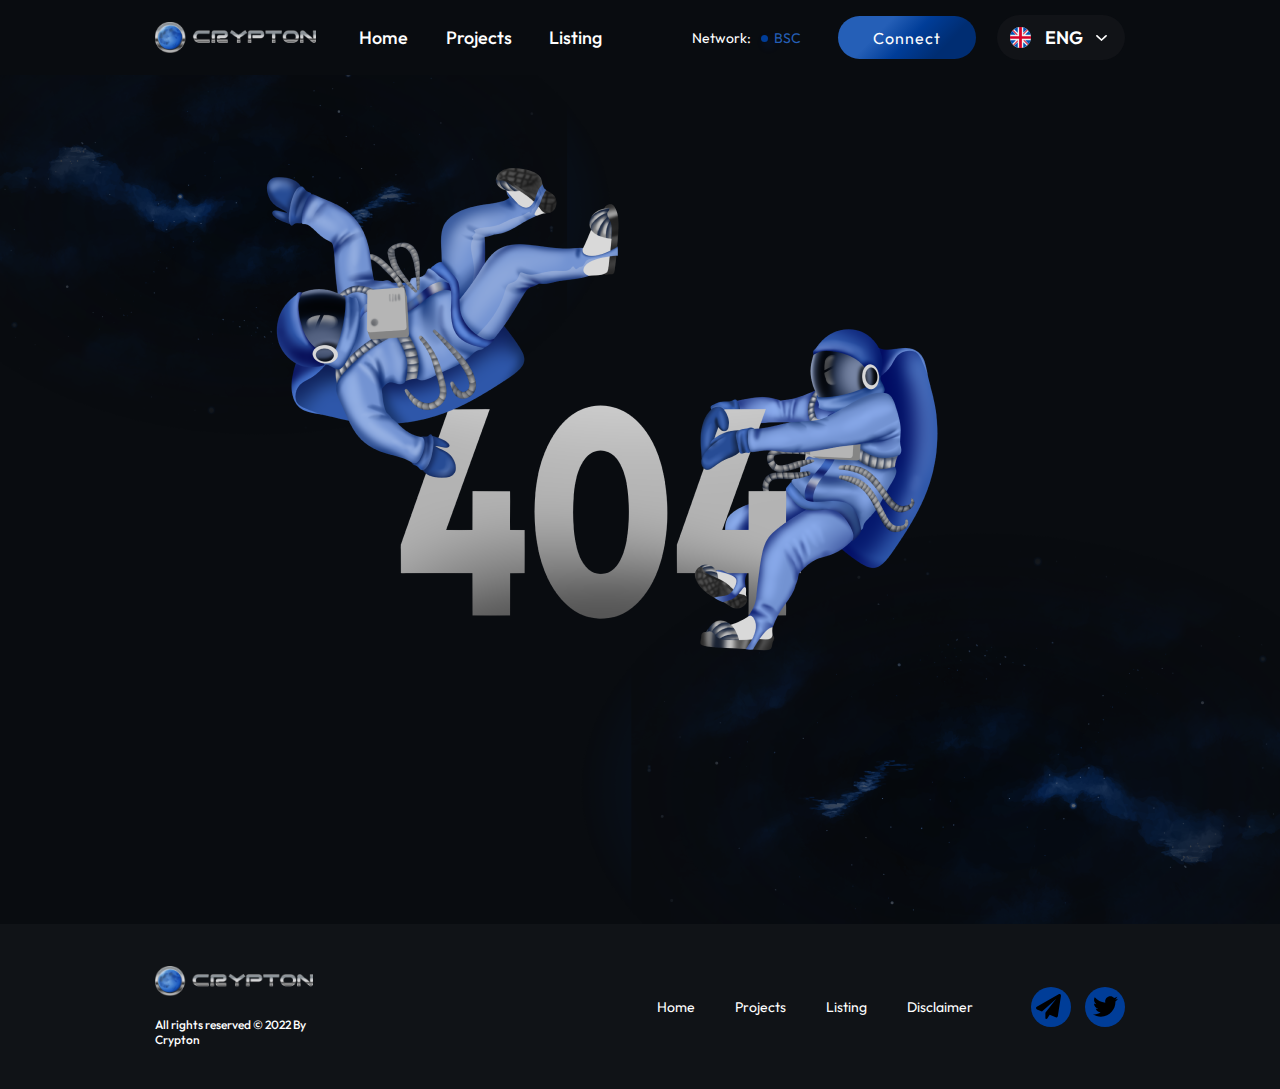
<file: mistake.html>
<!DOCTYPE html>
<html lang="en">
	<head>
		<meta http-equiv="Content-Type" content="text/html; charset=utf-8" />
		<meta name="viewport" content="width=device-width" />
		<meta name="format-detection" content="telephone=no" />
		<title>listing-cript</title>

		<link rel="stylesheet" href="./libs/swiper/swiper.css" />

		<link rel="stylesheet" href="css/style.css" />
	</head>

	<body>
      <!--header-->
      <header class="header">
         <div class="container">
            <div class="header__wrapper">
               <div class="header__menu">
                  <a href="#" class="header__logo">
                     <img src="images/Logo-pc.svg" alt="">
                  </a>

                  <div class="header__nav header__nav-pc">
                     <ul class="header__list">
                        <li>
                           <a href="main.html" class="header__link">
                              Home
                           </a>
                        </li>
                        
                        <li>
                           <a href="projects-cart.html" class="header__link">
                              Projects
                           </a>
                        </li>
                        
                        <li>
                           <a href="listing.html" class="header__link">
                              Listing
                           </a>
                        </li>
                        
                     </ul>
                  </div>

               </div>

               <div class="header__navigation">

                  <div class="header__network">
                     Network: <span>BSC</span>
                  </div>

                  <div class="header__buttons">

                     <a href="#" class="header__button btn btn-gradient">
                        Connect
                     </a>

                     <div class="header__language header__language-pc">
                        <div class="header__language-current lang" >
                           <img src="images/image-eng.svg" alt="">
                           <span>ENG</span>
                           <div class="header__language-arrow">
                              <img src="images/arrow-header.svg" alt="">
                           </div>
                        </div>
                        <div class="header__language-dropdown lang">
                           <img src="images/image-ru.svg" alt="">
                           <span>RU</span>
                           <div class="header__language-arrow">
                              <img src="images/arrow-header.svg" alt="">
                           </div>
                        </div>
                     </div>
                  </div>

                  <div class="header__burger">
                     <span>

                     </span>
                  </div>

                  <div class="header__mobile">

                     <div class="header__language header__language-mobi">
                        <div class="header__language-current lang" data-tab="1">
                           <img src="images/image-eng.svg" alt="">
                           <span>ENG</span>
                           <div class="header__language-arrow">
                              <img src="images/arrow-header.svg" alt="">
                           </div>
                        </div>
                        <div class="header__language-dropdown lang" data-tab="2">
                           <img src="images/image-ru.svg" alt="">
                           <span>RU</span>
                           <div class="header__language-arrow">
                              <img src="images/arrow-header.svg" alt="">
                           </div>
                        </div>
                     </div>

                     <div class="header__mobile-content">
                        <a href="#" class="header__button btn btn-gradient">
                           Connect
                        </a>

                        <ul class="header__list">
                           <li>
                              <a href="main.html" class="header__link">
                                 Home
                              </a>
                           </li>
                           
                           <li>
                              <a href="projects-cart.html" class="header__link">
                                 Projects
                              </a>
                           </li>
                           
                           <li>
                              <a href="listing.html" class="header__link">
                                 Listing
                              </a>
                           </li>
                           
                        </ul>
                     </div>
                     
                  </div>
               </div>
            </div>
         </div>
      </header>

      <!-- mistake -->

      <div class="mistake">
         <div class="mistake__bg-top">
            <img src="images/mistake-bg-t.png" alt="">
         </div>
         <div class="mistake__bg-bottom">
            <img src="images/mistake-bg-b.png" alt="">
         </div>
         <div class="mistake__inner">
            <img src="images/404 1.png" alt="">
         </div>
      </div>

      <!-- footer -->

      <footer class="footer">
         <div class="container">
            <div class="footer__inner">

               <div class="footer__logo">

                  <a href="#"><img src="images/footer-logo.png" alt=""></a>
                  
                  <div class="footer__text footer__text-pc">
                     All rights reserved &copy; 2022 By Crypton 
                  </div>
               </div>

               <div class="footer__menu">
                  <ul class="footer__link">
                     <li><a href="main.html" class="footer__list">Home</a></li>
                     <li><a href="projects-cart.html" class="footer__list">Projects</a></li>
                     <li><a href="listing.html" class="footer__list">Listing</a></li>
                     <li><a href="#" class="footer__list">Disclaimer</a></li>
                  </ul>
                  <ul class="footer__media footer__media-pc">
                     <li><a href="#">
                        <svg xmlns="http://www.w3.org/2000/svg" viewBox="0 0 512 512"><!--! Font Awesome Free 6.0.0-beta3 by @fontawesome - https://fontawesome.com License - https://fontawesome.com/license/free (Icons: CC BY 4.0, Fonts: SIL OFL 1.1, Code: MIT License) Copyright 2021 Fonticons, Inc. --><path d="M511.6 36.86l-64 415.1c-1.5 9.734-7.375 18.22-15.97 23.05c-4.844 2.719-10.27 4.097-15.68 4.097c-4.188 0-8.319-.8154-12.29-2.472l-122.6-51.1l-50.86 76.29C226.3 508.5 219.8 512 212.8 512C201.3 512 192 502.7 192 491.2v-96.18c0-7.115 2.372-14.03 6.742-19.64L416 96l-293.7 264.3L19.69 317.5C8.438 312.8 .8125 302.2 .0625 289.1s5.469-23.72 16.06-29.77l448-255.1c10.69-6.109 23.88-5.547 34 1.406S513.5 24.72 511.6 36.86z"/></svg>
                     </a></li>
                     <li><a href="#">
                        <svg xmlns="http://www.w3.org/2000/svg" viewBox="0 0 512 512"><!--! Font Awesome Free 6.0.0-beta3 by @fontawesome - https://fontawesome.com License - https://fontawesome.com/license/free (Icons: CC BY 4.0, Fonts: SIL OFL 1.1, Code: MIT License) Copyright 2021 Fonticons, Inc. --><path d="M459.37 151.716c.325 4.548.325 9.097.325 13.645 0 138.72-105.583 298.558-298.558 298.558-59.452 0-114.68-17.219-161.137-47.106 8.447.974 16.568 1.299 25.34 1.299 49.055 0 94.213-16.568 130.274-44.832-46.132-.975-84.792-31.188-98.112-72.772 6.498.974 12.995 1.624 19.818 1.624 9.421 0 18.843-1.3 27.614-3.573-48.081-9.747-84.143-51.98-84.143-102.985v-1.299c13.969 7.797 30.214 12.67 47.431 13.319-28.264-18.843-46.781-51.005-46.781-87.391 0-19.492 5.197-37.36 14.294-52.954 51.655 63.675 129.3 105.258 216.365 109.807-1.624-7.797-2.599-15.918-2.599-24.04 0-57.828 46.782-104.934 104.934-104.934 30.213 0 57.502 12.67 76.67 33.137 23.715-4.548 46.456-13.32 66.599-25.34-7.798 24.366-24.366 44.833-46.132 57.827 21.117-2.273 41.584-8.122 60.426-16.243-14.292 20.791-32.161 39.308-52.628 54.253z"/></svg>
                     </a></li>
                  
                  </ul>
               </div>

               <div class="footer__contain">
                  <div class="footer__text footer__text-mobi">
                     All rights reserved &copy; 2022 By Crypton 
                  </div>

                  <ul class="footer__media footer__media-mobi">
                     <li><a href="#">
                        <svg xmlns="http://www.w3.org/2000/svg" viewBox="0 0 512 512"><!--! Font Awesome Free 6.0.0-beta3 by @fontawesome - https://fontawesome.com License - https://fontawesome.com/license/free (Icons: CC BY 4.0, Fonts: SIL OFL 1.1, Code: MIT License) Copyright 2021 Fonticons, Inc. --><path d="M511.6 36.86l-64 415.1c-1.5 9.734-7.375 18.22-15.97 23.05c-4.844 2.719-10.27 4.097-15.68 4.097c-4.188 0-8.319-.8154-12.29-2.472l-122.6-51.1l-50.86 76.29C226.3 508.5 219.8 512 212.8 512C201.3 512 192 502.7 192 491.2v-96.18c0-7.115 2.372-14.03 6.742-19.64L416 96l-293.7 264.3L19.69 317.5C8.438 312.8 .8125 302.2 .0625 289.1s5.469-23.72 16.06-29.77l448-255.1c10.69-6.109 23.88-5.547 34 1.406S513.5 24.72 511.6 36.86z"/></svg>
                     </a></li>
                     <li><a href="#">
                        <svg xmlns="http://www.w3.org/2000/svg" viewBox="0 0 512 512"><!--! Font Awesome Free 6.0.0-beta3 by @fontawesome - https://fontawesome.com License - https://fontawesome.com/license/free (Icons: CC BY 4.0, Fonts: SIL OFL 1.1, Code: MIT License) Copyright 2021 Fonticons, Inc. --><path d="M459.37 151.716c.325 4.548.325 9.097.325 13.645 0 138.72-105.583 298.558-298.558 298.558-59.452 0-114.68-17.219-161.137-47.106 8.447.974 16.568 1.299 25.34 1.299 49.055 0 94.213-16.568 130.274-44.832-46.132-.975-84.792-31.188-98.112-72.772 6.498.974 12.995 1.624 19.818 1.624 9.421 0 18.843-1.3 27.614-3.573-48.081-9.747-84.143-51.98-84.143-102.985v-1.299c13.969 7.797 30.214 12.67 47.431 13.319-28.264-18.843-46.781-51.005-46.781-87.391 0-19.492 5.197-37.36 14.294-52.954 51.655 63.675 129.3 105.258 216.365 109.807-1.624-7.797-2.599-15.918-2.599-24.04 0-57.828 46.782-104.934 104.934-104.934 30.213 0 57.502 12.67 76.67 33.137 23.715-4.548 46.456-13.32 66.599-25.34-7.798 24.366-24.366 44.833-46.132 57.827 21.117-2.273 41.584-8.122 60.426-16.243-14.292 20.791-32.161 39.308-52.628 54.253z"/></svg>
                     </a></li>
                  
                  </ul>

               </div>

            </div>
         </div>
      </footer>

      <!-- loading -->
      
      <div class="loading">
         <div class="loading__image">
            <img src="images/load.png" alt="">
         </div>
         <div class="loading__title">
            Loading
         </div>
         <div class="loading__load">
            <img src="images/load2.png" alt="">
         </div>
      </div>

		<script src="./libs/jquery/jquery-3.2.1.min.js"></script>
		<script src="./libs/swiper/swiper.min.js"></script>
		<script src="js/main.js"></script>
	</body>
</html>
</file>
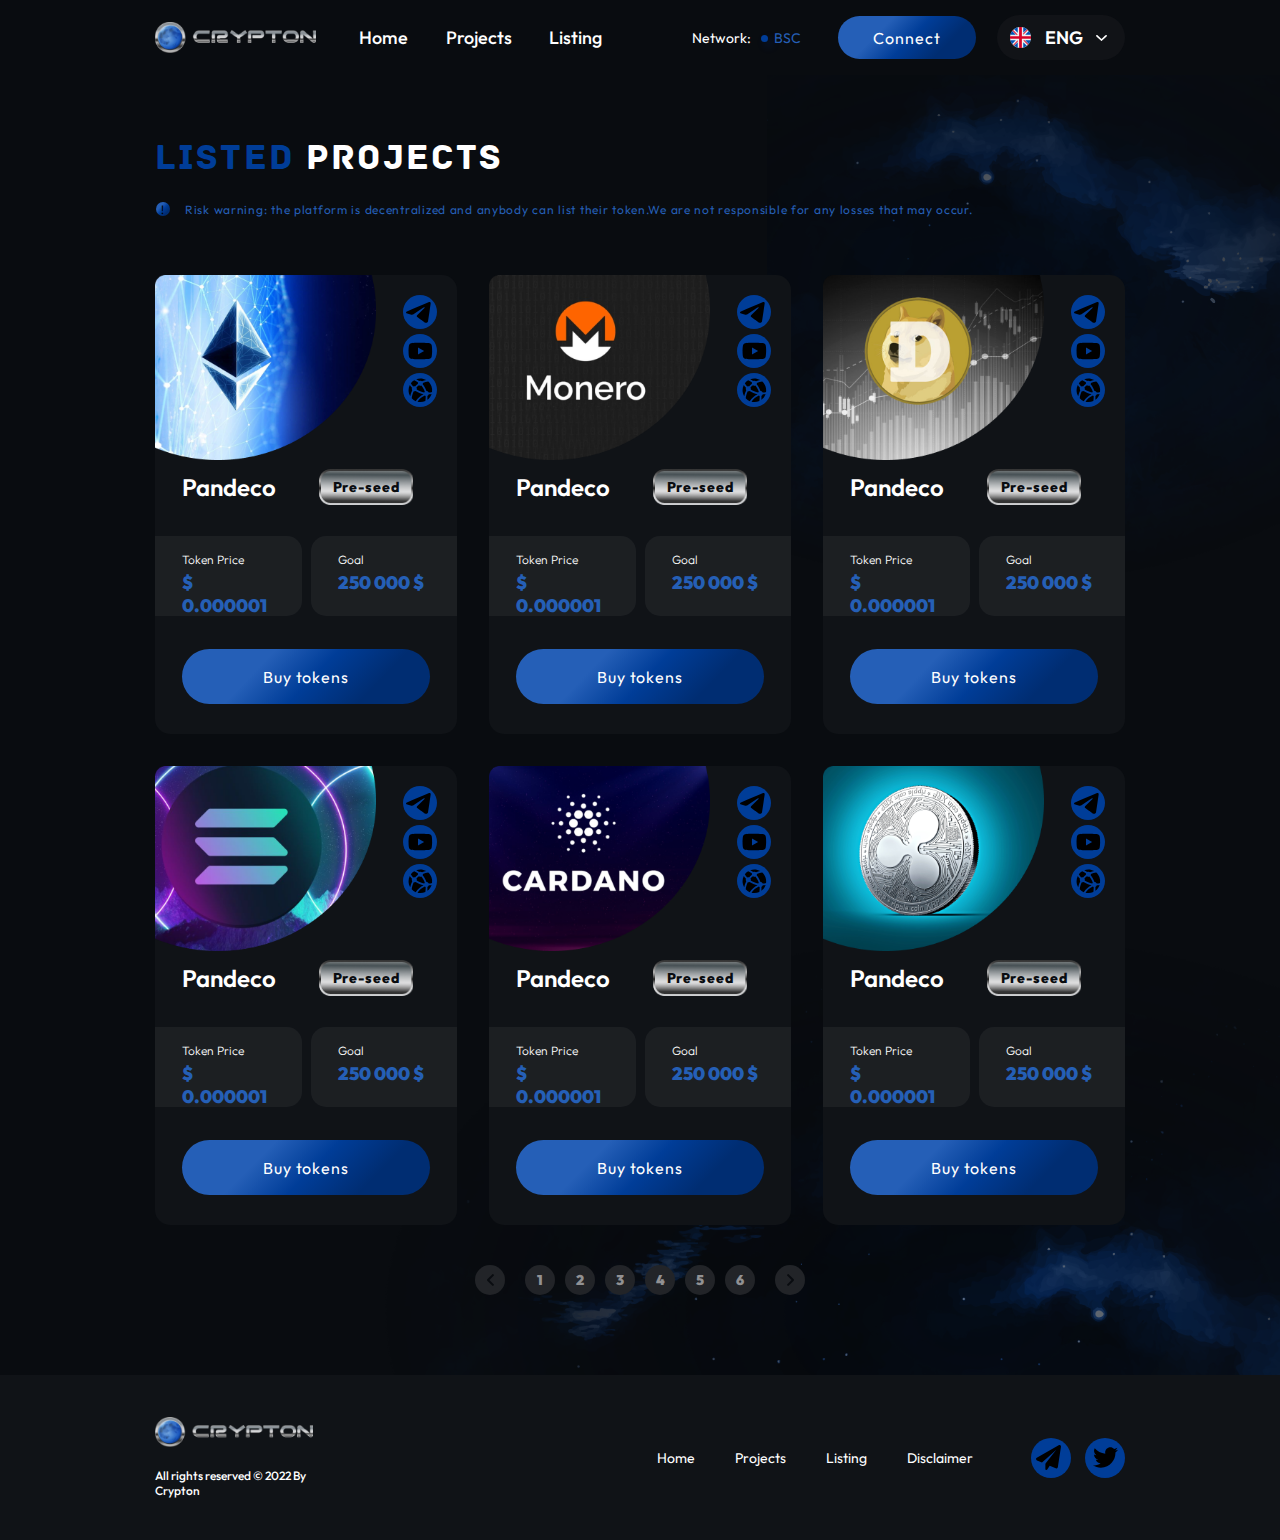
<file: projects-cart.html>
<!DOCTYPE html>
<html lang="en">
	<head>
		<meta http-equiv="Content-Type" content="text/html; charset=utf-8" />
		<meta name="viewport" content="width=device-width" />
		<meta name="format-detection" content="telephone=no" />
		<title>Projects-cart</title>

		<link rel="stylesheet" href="./libs/swiper/swiper.css" />

		<link rel="stylesheet" href="css/style.css" />
	</head>

	<body>

      <!--header-->
      <header class="header">
         <div class="container">
            <div class="header__wrapper">
               <div class="header__menu">
                  <a href="#" class="header__logo">
                     <img src="images/Logo-pc.svg" alt="">
                  </a>

                  <div class="header__nav header__nav-pc">
                     <ul class="header__list">
                        <li>
                           <a href="main.html" class="header__link">
                              Home
                           </a>
                        </li>
                        
                        <li>
                           <a href="projects-cart.html" class="header__link">
                              Projects
                           </a>
                        </li>
                        
                        <li>
                           <a href="listing.html" class="header__link">
                              Listing
                           </a>
                        </li>
                        
                     </ul>
                  </div>

               </div>

               <div class="header__navigation">

                  <div class="header__network">
                     Network: <span>BSC</span>
                  </div>

                  <div class="header__buttons">

                     <a href="#" class="header__button btn btn-gradient">
                        Connect
                     </a>

                     <div class="header__language header__language-pc">
                        <div class="header__language-current lang" >
                           <img src="images/image-eng.svg" alt="">
                           <span>ENG</span>
                           <div class="header__language-arrow">
                              <img src="images/arrow-header.svg" alt="">
                           </div>
                        </div>
                        <div class="header__language-dropdown lang">
                           <img src="images/image-ru.svg" alt="">
                           <span>RU</span>
                           <div class="header__language-arrow">
                              <img src="images/arrow-header.svg" alt="">
                           </div>
                        </div>
                     </div>
                  </div>

                  <div class="header__burger">
                     <span>

                     </span>
                  </div>

                  <div class="header__mobile">

                     <div class="header__language header__language-mobi">
                        <div class="header__language-current lang" data-tab="1">
                           <img src="images/image-eng.svg" alt="">
                           <span>ENG</span>
                           <div class="header__language-arrow">
                              <img src="images/arrow-header.svg" alt="">
                           </div>
                        </div>
                        <div class="header__language-dropdown lang" data-tab="2">
                           <img src="images/image-ru.svg" alt="">
                           <span>RU</span>
                           <div class="header__language-arrow">
                              <img src="images/arrow-header.svg" alt="">
                           </div>
                        </div>
                     </div>

                     <div class="header__mobile-content">
                        <a href="#" class="header__button btn btn-gradient">
                           Connect
                        </a>

                        <ul class="header__list">
                           <li>
                              <a href="main.html" class="header__link">
                                 Home
                              </a>
                           </li>
                           
                           <li>
                              <a href="projects-cart.html" class="header__link">
                                 Projects
                              </a>
                           </li>
                           
                           <li>
                              <a href="listing.html" class="header__link">
                                 Listing
                              </a>
                           </li>
                           
                        </ul>
                     </div>
                     
                  </div>
               </div>
            </div>
         </div>
      </header>

      <!-- projects-cart -->

      <div class="projects-cart">
         <div class="projects-cart__bg-top">
            <img src="images/projects-cart-bg1.png" alt="">
         </div>
         <div class="projects-cart__bg-bottom">
            <img src="images/projects-cart-bg2.png" alt="">
         </div>

         <div class="container">

            <div class="projects-cart__inner">
               <div class="projects-cart__title-contain">
                  <div class="projects-cart__title title">
                     <span>Listed</span> projects
                  </div>
                  
                  <div class="projects-cart__warning">
                     Risk warning: the platform is decentralized and anybody can list their token.We are not responsible for any losses that may occur.
                  </div>
               </div>

               <div class="projects-cart__items">

                  <div class="projects-cart__cart">

                     <div class="projects-cart__head">
                        <div class="projects-cart__images">
                           <img src="images/projects-cart-1.png" alt="">
                        </div>

                        <ul class="projects-cart__social social">
                           <li>
                              <a href="#">
                                 <svg width="25" height="21" viewBox="0 0 25 21" fill="none" xmlns="http://www.w3.org/2000/svg">
                                    <path d="M22.5749 0.183838C22.5749 0.183838 24.8576 -0.717455 24.6666 1.47123C24.6038 2.37252 24.0332 5.52735 23.589 8.93917L22.0673 19.0467C22.0673 19.0467 21.9403 20.5275 20.7987 20.7851C19.6577 21.0421 17.9455 19.8838 17.6282 19.6262C17.3744 19.4328 12.8725 16.5356 11.2872 15.1197C10.843 14.733 10.3354 13.9608 11.3507 13.0595L18.0084 6.62139C18.7693 5.84919 19.5302 4.04661 16.3597 6.23529L7.48161 12.351C7.48161 12.351 6.46688 12.9953 4.56494 12.4158L0.442607 11.1279C0.442607 11.1279 -1.07918 10.1623 1.52078 9.19677C7.86235 6.17104 15.6622 3.08106 22.5737 0.183838H22.5749Z" fill="#003D98"/>
                                    </svg>
                                    
                              </a>
                           </li>
                           <li>
                              <a href="#">
                                 <svg width="25" height="18" viewBox="0 0 25 18" fill="none" xmlns="http://www.w3.org/2000/svg">
                                    <path d="M23.671 3.31067C23.5367 2.80828 23.2742 2.35012 22.9097 1.98178C22.5452 1.61344 22.0914 1.34778 21.5934 1.21123C19.747 0.700042 12.3601 0.69172 12.3601 0.69172C12.3601 0.69172 4.97429 0.683399 3.12667 1.172C2.62901 1.31483 2.17612 1.58425 1.81148 1.9544C1.44685 2.32454 1.1827 2.78298 1.04441 3.28571C0.557453 5.14738 0.552736 9.00864 0.552736 9.00864C0.552736 9.00864 0.54802 12.8889 1.03144 14.7316C1.30263 15.7504 2.09851 16.5552 3.11016 16.8298C4.97547 17.341 12.3424 17.3493 12.3424 17.3493C12.3424 17.3493 19.7293 17.3577 21.5758 16.8702C22.0739 16.7339 22.5282 16.4689 22.8936 16.1013C23.259 15.7337 23.5229 15.2763 23.6592 14.7744C24.1473 12.9139 24.1509 9.05382 24.1509 9.05382C24.1509 9.05382 24.1745 5.17235 23.671 3.31067ZM9.99718 12.5858L10.0031 5.45291L16.1426 9.02528L9.99718 12.5858Z" fill="#003D98"/>
                                    </svg>
                                    
                              </a>
                           </li>
                           <li>
                              <a href="#">
                                 <svg width="25" height="25" viewBox="0 0 25 25" fill="none" xmlns="http://www.w3.org/2000/svg">
                                    <path d="M6.29042 8.34473C6.54691 8.34473 6.7957 8.38192 7.02911 8.45503C7.9142 7.46325 8.89489 6.56113 9.95694 5.76174C9.84778 5.30506 9.86911 4.8269 10.0185 4.38176C8.82055 3.52317 7.52419 2.81102 6.15704 2.26047C4.8684 3.05754 3.74438 4.09411 2.84576 5.31415C3.51135 6.49406 4.30262 7.59318 5.2029 8.59354C5.53121 8.43451 5.89927 8.34473 6.29042 8.34473ZM3.77938 10.8546C3.77938 10.5019 3.85377 10.1659 3.98329 9.86323C3.1761 8.97607 2.4487 8.01945 1.80954 7.0045C0.981713 8.6478 0.55123 10.4625 0.552741 12.3026C0.550531 14.4272 1.12449 16.5126 2.21351 18.3368C2.586 16.2507 3.28725 14.2368 4.29108 12.3706C3.95887 11.935 3.77907 11.4024 3.77938 10.8546ZM12.3974 2.66831C13.0605 2.66831 13.6607 2.9261 14.1108 3.34677C15.4352 2.77506 16.8176 2.34849 18.2339 2.07451C16.4454 1.0421 14.4163 0.499733 12.3513 0.502144C10.9338 0.501259 9.52783 0.756743 8.20127 1.25626C9.2226 1.76074 10.1995 2.35066 11.1214 3.01972C11.4959 2.79657 11.9306 2.66831 12.3974 2.66831ZM16.1499 14.4918C16.3042 14.1676 16.5269 13.8805 16.8027 13.6505C16.0684 11.3954 14.9048 9.30365 13.3759 7.49057C12.9804 7.65796 12.5485 7.72098 12.1217 7.6736C11.6948 7.62622 11.2872 7.47002 10.938 7.21996C10.0285 7.91088 9.18525 8.68502 8.41928 9.53234C8.61215 9.83771 8.73585 10.1816 8.78171 10.5398C8.82757 10.8981 8.79448 11.2621 8.68475 11.6062C10.9294 13.1078 13.4789 14.0933 16.1499 14.4918ZM19.406 17.8815C19.4997 19.1993 19.465 20.5232 19.3021 21.8342C21.3277 20.3566 22.831 18.2729 23.5945 15.8846C22.6746 16.1076 21.7398 16.264 20.7975 16.3528C20.6873 16.6917 20.5063 17.0034 20.2664 17.267C20.0264 17.5306 19.7332 17.7401 19.406 17.8815ZM15.5625 16.1796C12.7092 15.7043 9.99248 14.6175 7.59852 12.9939C7.05321 13.3292 6.40019 13.443 5.77359 13.3119C4.62133 15.4935 3.92371 17.8862 3.72296 20.3452C4.85353 21.5611 6.2279 22.5247 7.75626 23.1732C9.69361 20.1922 12.3874 17.7789 15.5625 16.1796ZM20.2717 3.55582C18.4201 3.73691 16.6069 4.19877 14.8944 4.92554C14.9413 5.39102 14.8564 5.86032 14.6494 6.27988C16.3483 8.27234 17.6417 10.5774 18.457 13.0657C18.943 13.0744 19.416 13.2239 19.8189 13.4958C20.2218 13.7678 20.5372 14.1508 20.7269 14.5983C21.8632 14.4829 22.9687 14.2648 24.0331 13.9519C24.3053 12.0435 24.1047 10.0975 23.4488 8.28475C22.7929 6.47205 21.7019 4.84818 20.2717 3.55582ZM16.8257 17.5199C13.8681 18.9048 11.3342 21.0549 9.48628 23.7478C10.4232 23.9823 11.3854 24.1008 12.3513 24.1004C14.0714 24.102 15.7709 23.7259 17.3297 22.9988C17.5734 21.8086 17.7017 20.5787 17.7017 19.3192C17.7017 18.8639 17.6811 18.4125 17.6465 17.9662C17.347 17.8711 17.0684 17.7196 16.8257 17.5199Z" fill="#003D98"/>
                                    </svg>
                              </a>
                           </li>
                        </ul>
                     </div>

                     <div class="projects-cart__centr">
                        <div class="projects-cart__name">
                           Pandeco
                        </div>

                        <div class="projects-cart__buttons btn btn-platinum">
                           Pre-seed
                        </div>
                     </div>

                     <div class="projects-cart__price">
                        <div class="projects-cart__token">
                           Token Price
                           <span>$ 0.000001</span>
                        </div>
                        <div class="projects-cart__goal">
                           Goal
                           <span>250 000 $</span>
                        </div>
                     </div>

                     <div class="projects-cart__button btn btn-gradient">
                        <span><img src="images/clock.png" alt=""></span>
                        Buy tokens
                     </div>
                  </div>

                  <div class="projects-cart__cart">

                     <div class="projects-cart__head">
                        <div class="projects-cart__images">
                           <img src="images/projects-cart-2.png" alt="">
                        </div>

                        <ul class="projects-cart__social social">
                           <li>
                              <a href="#">
                                 <svg width="25" height="21" viewBox="0 0 25 21" fill="none" xmlns="http://www.w3.org/2000/svg">
                                    <path d="M22.5749 0.183838C22.5749 0.183838 24.8576 -0.717455 24.6666 1.47123C24.6038 2.37252 24.0332 5.52735 23.589 8.93917L22.0673 19.0467C22.0673 19.0467 21.9403 20.5275 20.7987 20.7851C19.6577 21.0421 17.9455 19.8838 17.6282 19.6262C17.3744 19.4328 12.8725 16.5356 11.2872 15.1197C10.843 14.733 10.3354 13.9608 11.3507 13.0595L18.0084 6.62139C18.7693 5.84919 19.5302 4.04661 16.3597 6.23529L7.48161 12.351C7.48161 12.351 6.46688 12.9953 4.56494 12.4158L0.442607 11.1279C0.442607 11.1279 -1.07918 10.1623 1.52078 9.19677C7.86235 6.17104 15.6622 3.08106 22.5737 0.183838H22.5749Z" fill="#003D98"/>
                                    </svg>
                                    
                              </a>
                           </li>
                           <li>
                              <a href="#">
                                 <svg width="25" height="18" viewBox="0 0 25 18" fill="none" xmlns="http://www.w3.org/2000/svg">
                                    <path d="M23.671 3.31067C23.5367 2.80828 23.2742 2.35012 22.9097 1.98178C22.5452 1.61344 22.0914 1.34778 21.5934 1.21123C19.747 0.700042 12.3601 0.69172 12.3601 0.69172C12.3601 0.69172 4.97429 0.683399 3.12667 1.172C2.62901 1.31483 2.17612 1.58425 1.81148 1.9544C1.44685 2.32454 1.1827 2.78298 1.04441 3.28571C0.557453 5.14738 0.552736 9.00864 0.552736 9.00864C0.552736 9.00864 0.54802 12.8889 1.03144 14.7316C1.30263 15.7504 2.09851 16.5552 3.11016 16.8298C4.97547 17.341 12.3424 17.3493 12.3424 17.3493C12.3424 17.3493 19.7293 17.3577 21.5758 16.8702C22.0739 16.7339 22.5282 16.4689 22.8936 16.1013C23.259 15.7337 23.5229 15.2763 23.6592 14.7744C24.1473 12.9139 24.1509 9.05382 24.1509 9.05382C24.1509 9.05382 24.1745 5.17235 23.671 3.31067ZM9.99718 12.5858L10.0031 5.45291L16.1426 9.02528L9.99718 12.5858Z" fill="#003D98"/>
                                    </svg>
                                    
                              </a>
                           </li>
                           <li>
                              <a href="#">
                                 <svg width="25" height="25" viewBox="0 0 25 25" fill="none" xmlns="http://www.w3.org/2000/svg">
                                    <path d="M6.29042 8.34473C6.54691 8.34473 6.7957 8.38192 7.02911 8.45503C7.9142 7.46325 8.89489 6.56113 9.95694 5.76174C9.84778 5.30506 9.86911 4.8269 10.0185 4.38176C8.82055 3.52317 7.52419 2.81102 6.15704 2.26047C4.8684 3.05754 3.74438 4.09411 2.84576 5.31415C3.51135 6.49406 4.30262 7.59318 5.2029 8.59354C5.53121 8.43451 5.89927 8.34473 6.29042 8.34473ZM3.77938 10.8546C3.77938 10.5019 3.85377 10.1659 3.98329 9.86323C3.1761 8.97607 2.4487 8.01945 1.80954 7.0045C0.981713 8.6478 0.55123 10.4625 0.552741 12.3026C0.550531 14.4272 1.12449 16.5126 2.21351 18.3368C2.586 16.2507 3.28725 14.2368 4.29108 12.3706C3.95887 11.935 3.77907 11.4024 3.77938 10.8546ZM12.3974 2.66831C13.0605 2.66831 13.6607 2.9261 14.1108 3.34677C15.4352 2.77506 16.8176 2.34849 18.2339 2.07451C16.4454 1.0421 14.4163 0.499733 12.3513 0.502144C10.9338 0.501259 9.52783 0.756743 8.20127 1.25626C9.2226 1.76074 10.1995 2.35066 11.1214 3.01972C11.4959 2.79657 11.9306 2.66831 12.3974 2.66831ZM16.1499 14.4918C16.3042 14.1676 16.5269 13.8805 16.8027 13.6505C16.0684 11.3954 14.9048 9.30365 13.3759 7.49057C12.9804 7.65796 12.5485 7.72098 12.1217 7.6736C11.6948 7.62622 11.2872 7.47002 10.938 7.21996C10.0285 7.91088 9.18525 8.68502 8.41928 9.53234C8.61215 9.83771 8.73585 10.1816 8.78171 10.5398C8.82757 10.8981 8.79448 11.2621 8.68475 11.6062C10.9294 13.1078 13.4789 14.0933 16.1499 14.4918ZM19.406 17.8815C19.4997 19.1993 19.465 20.5232 19.3021 21.8342C21.3277 20.3566 22.831 18.2729 23.5945 15.8846C22.6746 16.1076 21.7398 16.264 20.7975 16.3528C20.6873 16.6917 20.5063 17.0034 20.2664 17.267C20.0264 17.5306 19.7332 17.7401 19.406 17.8815ZM15.5625 16.1796C12.7092 15.7043 9.99248 14.6175 7.59852 12.9939C7.05321 13.3292 6.40019 13.443 5.77359 13.3119C4.62133 15.4935 3.92371 17.8862 3.72296 20.3452C4.85353 21.5611 6.2279 22.5247 7.75626 23.1732C9.69361 20.1922 12.3874 17.7789 15.5625 16.1796ZM20.2717 3.55582C18.4201 3.73691 16.6069 4.19877 14.8944 4.92554C14.9413 5.39102 14.8564 5.86032 14.6494 6.27988C16.3483 8.27234 17.6417 10.5774 18.457 13.0657C18.943 13.0744 19.416 13.2239 19.8189 13.4958C20.2218 13.7678 20.5372 14.1508 20.7269 14.5983C21.8632 14.4829 22.9687 14.2648 24.0331 13.9519C24.3053 12.0435 24.1047 10.0975 23.4488 8.28475C22.7929 6.47205 21.7019 4.84818 20.2717 3.55582ZM16.8257 17.5199C13.8681 18.9048 11.3342 21.0549 9.48628 23.7478C10.4232 23.9823 11.3854 24.1008 12.3513 24.1004C14.0714 24.102 15.7709 23.7259 17.3297 22.9988C17.5734 21.8086 17.7017 20.5787 17.7017 19.3192C17.7017 18.8639 17.6811 18.4125 17.6465 17.9662C17.347 17.8711 17.0684 17.7196 16.8257 17.5199Z" fill="#003D98"/>
                                    </svg>
                              </a>
                           </li>
                        </ul>
                     </div>

                     <div class="projects-cart__centr">
                        <div class="projects-cart__name">
                           Pandeco
                        </div>

                        <div class="projects-cart__buttons btn btn-platinum">
                           Pre-seed
                        </div>
                     </div>

                     <div class="projects-cart__price">
                        <div class="projects-cart__token">
                           Token Price
                           <span>$ 0.000001</span>
                        </div>
                        <div class="projects-cart__goal">
                           Goal
                           <span>250 000 $</span>
                        </div>
                     </div>

                     <div class="projects-cart__button btn btn-gradient">
                        <span><img src="images/clock.png" alt=""></span>
                        Buy tokens
                     </div>
                  </div>

                  <div class="projects-cart__cart">

                     <div class="projects-cart__head">
                        <div class="projects-cart__images">
                           <img src="images/projects-cart-3.png" alt="">
                        </div>

                        <ul class="projects-cart__social social">
                           <li>
                              <a href="#">
                                 <svg width="25" height="21" viewBox="0 0 25 21" fill="none" xmlns="http://www.w3.org/2000/svg">
                                    <path d="M22.5749 0.183838C22.5749 0.183838 24.8576 -0.717455 24.6666 1.47123C24.6038 2.37252 24.0332 5.52735 23.589 8.93917L22.0673 19.0467C22.0673 19.0467 21.9403 20.5275 20.7987 20.7851C19.6577 21.0421 17.9455 19.8838 17.6282 19.6262C17.3744 19.4328 12.8725 16.5356 11.2872 15.1197C10.843 14.733 10.3354 13.9608 11.3507 13.0595L18.0084 6.62139C18.7693 5.84919 19.5302 4.04661 16.3597 6.23529L7.48161 12.351C7.48161 12.351 6.46688 12.9953 4.56494 12.4158L0.442607 11.1279C0.442607 11.1279 -1.07918 10.1623 1.52078 9.19677C7.86235 6.17104 15.6622 3.08106 22.5737 0.183838H22.5749Z" fill="#003D98"/>
                                    </svg>
                                    
                              </a>
                           </li>
                           <li>
                              <a href="#">
                                 <svg width="25" height="18" viewBox="0 0 25 18" fill="none" xmlns="http://www.w3.org/2000/svg">
                                    <path d="M23.671 3.31067C23.5367 2.80828 23.2742 2.35012 22.9097 1.98178C22.5452 1.61344 22.0914 1.34778 21.5934 1.21123C19.747 0.700042 12.3601 0.69172 12.3601 0.69172C12.3601 0.69172 4.97429 0.683399 3.12667 1.172C2.62901 1.31483 2.17612 1.58425 1.81148 1.9544C1.44685 2.32454 1.1827 2.78298 1.04441 3.28571C0.557453 5.14738 0.552736 9.00864 0.552736 9.00864C0.552736 9.00864 0.54802 12.8889 1.03144 14.7316C1.30263 15.7504 2.09851 16.5552 3.11016 16.8298C4.97547 17.341 12.3424 17.3493 12.3424 17.3493C12.3424 17.3493 19.7293 17.3577 21.5758 16.8702C22.0739 16.7339 22.5282 16.4689 22.8936 16.1013C23.259 15.7337 23.5229 15.2763 23.6592 14.7744C24.1473 12.9139 24.1509 9.05382 24.1509 9.05382C24.1509 9.05382 24.1745 5.17235 23.671 3.31067ZM9.99718 12.5858L10.0031 5.45291L16.1426 9.02528L9.99718 12.5858Z" fill="#003D98"/>
                                    </svg>
                                    
                              </a>
                           </li>
                           <li>
                              <a href="#">
                                 <svg width="25" height="25" viewBox="0 0 25 25" fill="none" xmlns="http://www.w3.org/2000/svg">
                                    <path d="M6.29042 8.34473C6.54691 8.34473 6.7957 8.38192 7.02911 8.45503C7.9142 7.46325 8.89489 6.56113 9.95694 5.76174C9.84778 5.30506 9.86911 4.8269 10.0185 4.38176C8.82055 3.52317 7.52419 2.81102 6.15704 2.26047C4.8684 3.05754 3.74438 4.09411 2.84576 5.31415C3.51135 6.49406 4.30262 7.59318 5.2029 8.59354C5.53121 8.43451 5.89927 8.34473 6.29042 8.34473ZM3.77938 10.8546C3.77938 10.5019 3.85377 10.1659 3.98329 9.86323C3.1761 8.97607 2.4487 8.01945 1.80954 7.0045C0.981713 8.6478 0.55123 10.4625 0.552741 12.3026C0.550531 14.4272 1.12449 16.5126 2.21351 18.3368C2.586 16.2507 3.28725 14.2368 4.29108 12.3706C3.95887 11.935 3.77907 11.4024 3.77938 10.8546ZM12.3974 2.66831C13.0605 2.66831 13.6607 2.9261 14.1108 3.34677C15.4352 2.77506 16.8176 2.34849 18.2339 2.07451C16.4454 1.0421 14.4163 0.499733 12.3513 0.502144C10.9338 0.501259 9.52783 0.756743 8.20127 1.25626C9.2226 1.76074 10.1995 2.35066 11.1214 3.01972C11.4959 2.79657 11.9306 2.66831 12.3974 2.66831ZM16.1499 14.4918C16.3042 14.1676 16.5269 13.8805 16.8027 13.6505C16.0684 11.3954 14.9048 9.30365 13.3759 7.49057C12.9804 7.65796 12.5485 7.72098 12.1217 7.6736C11.6948 7.62622 11.2872 7.47002 10.938 7.21996C10.0285 7.91088 9.18525 8.68502 8.41928 9.53234C8.61215 9.83771 8.73585 10.1816 8.78171 10.5398C8.82757 10.8981 8.79448 11.2621 8.68475 11.6062C10.9294 13.1078 13.4789 14.0933 16.1499 14.4918ZM19.406 17.8815C19.4997 19.1993 19.465 20.5232 19.3021 21.8342C21.3277 20.3566 22.831 18.2729 23.5945 15.8846C22.6746 16.1076 21.7398 16.264 20.7975 16.3528C20.6873 16.6917 20.5063 17.0034 20.2664 17.267C20.0264 17.5306 19.7332 17.7401 19.406 17.8815ZM15.5625 16.1796C12.7092 15.7043 9.99248 14.6175 7.59852 12.9939C7.05321 13.3292 6.40019 13.443 5.77359 13.3119C4.62133 15.4935 3.92371 17.8862 3.72296 20.3452C4.85353 21.5611 6.2279 22.5247 7.75626 23.1732C9.69361 20.1922 12.3874 17.7789 15.5625 16.1796ZM20.2717 3.55582C18.4201 3.73691 16.6069 4.19877 14.8944 4.92554C14.9413 5.39102 14.8564 5.86032 14.6494 6.27988C16.3483 8.27234 17.6417 10.5774 18.457 13.0657C18.943 13.0744 19.416 13.2239 19.8189 13.4958C20.2218 13.7678 20.5372 14.1508 20.7269 14.5983C21.8632 14.4829 22.9687 14.2648 24.0331 13.9519C24.3053 12.0435 24.1047 10.0975 23.4488 8.28475C22.7929 6.47205 21.7019 4.84818 20.2717 3.55582ZM16.8257 17.5199C13.8681 18.9048 11.3342 21.0549 9.48628 23.7478C10.4232 23.9823 11.3854 24.1008 12.3513 24.1004C14.0714 24.102 15.7709 23.7259 17.3297 22.9988C17.5734 21.8086 17.7017 20.5787 17.7017 19.3192C17.7017 18.8639 17.6811 18.4125 17.6465 17.9662C17.347 17.8711 17.0684 17.7196 16.8257 17.5199Z" fill="#003D98"/>
                                    </svg>
                              </a>
                           </li>
                        </ul>
                     </div>

                     <div class="projects-cart__centr">
                        <div class="projects-cart__name">
                           Pandeco
                        </div>

                        <div class="projects-cart__buttons btn btn-platinum">
                           Pre-seed
                        </div>
                     </div>

                     <div class="projects-cart__price">
                        <div class="projects-cart__token">
                           Token Price
                           <span>$ 0.000001</span>
                        </div>
                        <div class="projects-cart__goal">
                           Goal
                           <span>250 000 $</span>
                        </div>
                     </div>

                     <div class="projects-cart__button btn btn-gradient">
                        <span><img src="images/clock.png" alt=""></span>
                        Buy tokens
                     </div>
                  </div>

                  <div class="projects-cart__cart">

                     <div class="projects-cart__head">
                        <div class="projects-cart__images">
                           <img src="images/projects-cart-4.png" alt="">
                        </div>

                        <ul class="projects-cart__social social">
                           <li>
                              <a href="#">
                                 <svg width="25" height="21" viewBox="0 0 25 21" fill="none" xmlns="http://www.w3.org/2000/svg">
                                    <path d="M22.5749 0.183838C22.5749 0.183838 24.8576 -0.717455 24.6666 1.47123C24.6038 2.37252 24.0332 5.52735 23.589 8.93917L22.0673 19.0467C22.0673 19.0467 21.9403 20.5275 20.7987 20.7851C19.6577 21.0421 17.9455 19.8838 17.6282 19.6262C17.3744 19.4328 12.8725 16.5356 11.2872 15.1197C10.843 14.733 10.3354 13.9608 11.3507 13.0595L18.0084 6.62139C18.7693 5.84919 19.5302 4.04661 16.3597 6.23529L7.48161 12.351C7.48161 12.351 6.46688 12.9953 4.56494 12.4158L0.442607 11.1279C0.442607 11.1279 -1.07918 10.1623 1.52078 9.19677C7.86235 6.17104 15.6622 3.08106 22.5737 0.183838H22.5749Z" fill="#003D98"/>
                                    </svg>
                                    
                              </a>
                           </li>
                           <li>
                              <a href="#">
                                 <svg width="25" height="18" viewBox="0 0 25 18" fill="none" xmlns="http://www.w3.org/2000/svg">
                                    <path d="M23.671 3.31067C23.5367 2.80828 23.2742 2.35012 22.9097 1.98178C22.5452 1.61344 22.0914 1.34778 21.5934 1.21123C19.747 0.700042 12.3601 0.69172 12.3601 0.69172C12.3601 0.69172 4.97429 0.683399 3.12667 1.172C2.62901 1.31483 2.17612 1.58425 1.81148 1.9544C1.44685 2.32454 1.1827 2.78298 1.04441 3.28571C0.557453 5.14738 0.552736 9.00864 0.552736 9.00864C0.552736 9.00864 0.54802 12.8889 1.03144 14.7316C1.30263 15.7504 2.09851 16.5552 3.11016 16.8298C4.97547 17.341 12.3424 17.3493 12.3424 17.3493C12.3424 17.3493 19.7293 17.3577 21.5758 16.8702C22.0739 16.7339 22.5282 16.4689 22.8936 16.1013C23.259 15.7337 23.5229 15.2763 23.6592 14.7744C24.1473 12.9139 24.1509 9.05382 24.1509 9.05382C24.1509 9.05382 24.1745 5.17235 23.671 3.31067ZM9.99718 12.5858L10.0031 5.45291L16.1426 9.02528L9.99718 12.5858Z" fill="#003D98"/>
                                    </svg>
                                    
                              </a>
                           </li>
                           <li>
                              <a href="#">
                                 <svg width="25" height="25" viewBox="0 0 25 25" fill="none" xmlns="http://www.w3.org/2000/svg">
                                    <path d="M6.29042 8.34473C6.54691 8.34473 6.7957 8.38192 7.02911 8.45503C7.9142 7.46325 8.89489 6.56113 9.95694 5.76174C9.84778 5.30506 9.86911 4.8269 10.0185 4.38176C8.82055 3.52317 7.52419 2.81102 6.15704 2.26047C4.8684 3.05754 3.74438 4.09411 2.84576 5.31415C3.51135 6.49406 4.30262 7.59318 5.2029 8.59354C5.53121 8.43451 5.89927 8.34473 6.29042 8.34473ZM3.77938 10.8546C3.77938 10.5019 3.85377 10.1659 3.98329 9.86323C3.1761 8.97607 2.4487 8.01945 1.80954 7.0045C0.981713 8.6478 0.55123 10.4625 0.552741 12.3026C0.550531 14.4272 1.12449 16.5126 2.21351 18.3368C2.586 16.2507 3.28725 14.2368 4.29108 12.3706C3.95887 11.935 3.77907 11.4024 3.77938 10.8546ZM12.3974 2.66831C13.0605 2.66831 13.6607 2.9261 14.1108 3.34677C15.4352 2.77506 16.8176 2.34849 18.2339 2.07451C16.4454 1.0421 14.4163 0.499733 12.3513 0.502144C10.9338 0.501259 9.52783 0.756743 8.20127 1.25626C9.2226 1.76074 10.1995 2.35066 11.1214 3.01972C11.4959 2.79657 11.9306 2.66831 12.3974 2.66831ZM16.1499 14.4918C16.3042 14.1676 16.5269 13.8805 16.8027 13.6505C16.0684 11.3954 14.9048 9.30365 13.3759 7.49057C12.9804 7.65796 12.5485 7.72098 12.1217 7.6736C11.6948 7.62622 11.2872 7.47002 10.938 7.21996C10.0285 7.91088 9.18525 8.68502 8.41928 9.53234C8.61215 9.83771 8.73585 10.1816 8.78171 10.5398C8.82757 10.8981 8.79448 11.2621 8.68475 11.6062C10.9294 13.1078 13.4789 14.0933 16.1499 14.4918ZM19.406 17.8815C19.4997 19.1993 19.465 20.5232 19.3021 21.8342C21.3277 20.3566 22.831 18.2729 23.5945 15.8846C22.6746 16.1076 21.7398 16.264 20.7975 16.3528C20.6873 16.6917 20.5063 17.0034 20.2664 17.267C20.0264 17.5306 19.7332 17.7401 19.406 17.8815ZM15.5625 16.1796C12.7092 15.7043 9.99248 14.6175 7.59852 12.9939C7.05321 13.3292 6.40019 13.443 5.77359 13.3119C4.62133 15.4935 3.92371 17.8862 3.72296 20.3452C4.85353 21.5611 6.2279 22.5247 7.75626 23.1732C9.69361 20.1922 12.3874 17.7789 15.5625 16.1796ZM20.2717 3.55582C18.4201 3.73691 16.6069 4.19877 14.8944 4.92554C14.9413 5.39102 14.8564 5.86032 14.6494 6.27988C16.3483 8.27234 17.6417 10.5774 18.457 13.0657C18.943 13.0744 19.416 13.2239 19.8189 13.4958C20.2218 13.7678 20.5372 14.1508 20.7269 14.5983C21.8632 14.4829 22.9687 14.2648 24.0331 13.9519C24.3053 12.0435 24.1047 10.0975 23.4488 8.28475C22.7929 6.47205 21.7019 4.84818 20.2717 3.55582ZM16.8257 17.5199C13.8681 18.9048 11.3342 21.0549 9.48628 23.7478C10.4232 23.9823 11.3854 24.1008 12.3513 24.1004C14.0714 24.102 15.7709 23.7259 17.3297 22.9988C17.5734 21.8086 17.7017 20.5787 17.7017 19.3192C17.7017 18.8639 17.6811 18.4125 17.6465 17.9662C17.347 17.8711 17.0684 17.7196 16.8257 17.5199Z" fill="#003D98"/>
                                    </svg>
                              </a>
                           </li>
                        </ul>
                     </div>

                     <div class="projects-cart__centr">
                        <div class="projects-cart__name">
                           Pandeco
                        </div>

                        <div class="projects-cart__buttons btn btn-platinum">
                           Pre-seed
                        </div>
                     </div>

                     <div class="projects-cart__price">
                        <div class="projects-cart__token">
                           Token Price
                           <span>$ 0.000001</span>
                        </div>
                        <div class="projects-cart__goal">
                           Goal
                           <span>250 000 $</span>
                        </div>
                     </div>

                     <div class="projects-cart__button btn btn-gradient">
                        <span><img src="images/clock.png" alt=""></span>
                        Buy tokens
                     </div>
                  </div>

                  <div class="projects-cart__cart">

                     <div class="projects-cart__head">
                        <div class="projects-cart__images">
                           <img src="images/projects-cart-5.png" alt="">
                        </div>

                        <ul class="projects-cart__social social">
                           <li>
                              <a href="#">
                                 <svg width="25" height="21" viewBox="0 0 25 21" fill="none" xmlns="http://www.w3.org/2000/svg">
                                    <path d="M22.5749 0.183838C22.5749 0.183838 24.8576 -0.717455 24.6666 1.47123C24.6038 2.37252 24.0332 5.52735 23.589 8.93917L22.0673 19.0467C22.0673 19.0467 21.9403 20.5275 20.7987 20.7851C19.6577 21.0421 17.9455 19.8838 17.6282 19.6262C17.3744 19.4328 12.8725 16.5356 11.2872 15.1197C10.843 14.733 10.3354 13.9608 11.3507 13.0595L18.0084 6.62139C18.7693 5.84919 19.5302 4.04661 16.3597 6.23529L7.48161 12.351C7.48161 12.351 6.46688 12.9953 4.56494 12.4158L0.442607 11.1279C0.442607 11.1279 -1.07918 10.1623 1.52078 9.19677C7.86235 6.17104 15.6622 3.08106 22.5737 0.183838H22.5749Z" fill="#003D98"/>
                                    </svg>
                                    
                              </a>
                           </li>
                           <li>
                              <a href="#">
                                 <svg width="25" height="18" viewBox="0 0 25 18" fill="none" xmlns="http://www.w3.org/2000/svg">
                                    <path d="M23.671 3.31067C23.5367 2.80828 23.2742 2.35012 22.9097 1.98178C22.5452 1.61344 22.0914 1.34778 21.5934 1.21123C19.747 0.700042 12.3601 0.69172 12.3601 0.69172C12.3601 0.69172 4.97429 0.683399 3.12667 1.172C2.62901 1.31483 2.17612 1.58425 1.81148 1.9544C1.44685 2.32454 1.1827 2.78298 1.04441 3.28571C0.557453 5.14738 0.552736 9.00864 0.552736 9.00864C0.552736 9.00864 0.54802 12.8889 1.03144 14.7316C1.30263 15.7504 2.09851 16.5552 3.11016 16.8298C4.97547 17.341 12.3424 17.3493 12.3424 17.3493C12.3424 17.3493 19.7293 17.3577 21.5758 16.8702C22.0739 16.7339 22.5282 16.4689 22.8936 16.1013C23.259 15.7337 23.5229 15.2763 23.6592 14.7744C24.1473 12.9139 24.1509 9.05382 24.1509 9.05382C24.1509 9.05382 24.1745 5.17235 23.671 3.31067ZM9.99718 12.5858L10.0031 5.45291L16.1426 9.02528L9.99718 12.5858Z" fill="#003D98"/>
                                    </svg>
                                    
                              </a>
                           </li>
                           <li>
                              <a href="#">
                                 <svg width="25" height="25" viewBox="0 0 25 25" fill="none" xmlns="http://www.w3.org/2000/svg">
                                    <path d="M6.29042 8.34473C6.54691 8.34473 6.7957 8.38192 7.02911 8.45503C7.9142 7.46325 8.89489 6.56113 9.95694 5.76174C9.84778 5.30506 9.86911 4.8269 10.0185 4.38176C8.82055 3.52317 7.52419 2.81102 6.15704 2.26047C4.8684 3.05754 3.74438 4.09411 2.84576 5.31415C3.51135 6.49406 4.30262 7.59318 5.2029 8.59354C5.53121 8.43451 5.89927 8.34473 6.29042 8.34473ZM3.77938 10.8546C3.77938 10.5019 3.85377 10.1659 3.98329 9.86323C3.1761 8.97607 2.4487 8.01945 1.80954 7.0045C0.981713 8.6478 0.55123 10.4625 0.552741 12.3026C0.550531 14.4272 1.12449 16.5126 2.21351 18.3368C2.586 16.2507 3.28725 14.2368 4.29108 12.3706C3.95887 11.935 3.77907 11.4024 3.77938 10.8546ZM12.3974 2.66831C13.0605 2.66831 13.6607 2.9261 14.1108 3.34677C15.4352 2.77506 16.8176 2.34849 18.2339 2.07451C16.4454 1.0421 14.4163 0.499733 12.3513 0.502144C10.9338 0.501259 9.52783 0.756743 8.20127 1.25626C9.2226 1.76074 10.1995 2.35066 11.1214 3.01972C11.4959 2.79657 11.9306 2.66831 12.3974 2.66831ZM16.1499 14.4918C16.3042 14.1676 16.5269 13.8805 16.8027 13.6505C16.0684 11.3954 14.9048 9.30365 13.3759 7.49057C12.9804 7.65796 12.5485 7.72098 12.1217 7.6736C11.6948 7.62622 11.2872 7.47002 10.938 7.21996C10.0285 7.91088 9.18525 8.68502 8.41928 9.53234C8.61215 9.83771 8.73585 10.1816 8.78171 10.5398C8.82757 10.8981 8.79448 11.2621 8.68475 11.6062C10.9294 13.1078 13.4789 14.0933 16.1499 14.4918ZM19.406 17.8815C19.4997 19.1993 19.465 20.5232 19.3021 21.8342C21.3277 20.3566 22.831 18.2729 23.5945 15.8846C22.6746 16.1076 21.7398 16.264 20.7975 16.3528C20.6873 16.6917 20.5063 17.0034 20.2664 17.267C20.0264 17.5306 19.7332 17.7401 19.406 17.8815ZM15.5625 16.1796C12.7092 15.7043 9.99248 14.6175 7.59852 12.9939C7.05321 13.3292 6.40019 13.443 5.77359 13.3119C4.62133 15.4935 3.92371 17.8862 3.72296 20.3452C4.85353 21.5611 6.2279 22.5247 7.75626 23.1732C9.69361 20.1922 12.3874 17.7789 15.5625 16.1796ZM20.2717 3.55582C18.4201 3.73691 16.6069 4.19877 14.8944 4.92554C14.9413 5.39102 14.8564 5.86032 14.6494 6.27988C16.3483 8.27234 17.6417 10.5774 18.457 13.0657C18.943 13.0744 19.416 13.2239 19.8189 13.4958C20.2218 13.7678 20.5372 14.1508 20.7269 14.5983C21.8632 14.4829 22.9687 14.2648 24.0331 13.9519C24.3053 12.0435 24.1047 10.0975 23.4488 8.28475C22.7929 6.47205 21.7019 4.84818 20.2717 3.55582ZM16.8257 17.5199C13.8681 18.9048 11.3342 21.0549 9.48628 23.7478C10.4232 23.9823 11.3854 24.1008 12.3513 24.1004C14.0714 24.102 15.7709 23.7259 17.3297 22.9988C17.5734 21.8086 17.7017 20.5787 17.7017 19.3192C17.7017 18.8639 17.6811 18.4125 17.6465 17.9662C17.347 17.8711 17.0684 17.7196 16.8257 17.5199Z" fill="#003D98"/>
                                    </svg>
                              </a>
                           </li>
                        </ul>
                     </div>

                     <div class="projects-cart__centr">
                        <div class="projects-cart__name">
                           Pandeco
                        </div>

                        <div class="projects-cart__buttons btn btn-platinum">
                           Pre-seed
                        </div>
                     </div>

                     <div class="projects-cart__price">
                        <div class="projects-cart__token">
                           Token Price
                           <span>$ 0.000001</span>
                        </div>
                        <div class="projects-cart__goal">
                           Goal
                           <span>250 000 $</span>
                        </div>
                     </div>

                     <div class="projects-cart__button btn btn-gradient">
                        <span><img src="images/clock.png" alt=""></span>
                        Buy tokens
                     </div>
                  </div>

                  <div class="projects-cart__cart">

                     <div class="projects-cart__head">
                        <div class="projects-cart__images">
                           <img src="images/projects-cart-6.png" alt="">
                        </div>

                        <ul class="projects-cart__social social">
                           <li>
                              <a href="#">
                                 <svg width="25" height="21" viewBox="0 0 25 21" fill="none" xmlns="http://www.w3.org/2000/svg">
                                    <path d="M22.5749 0.183838C22.5749 0.183838 24.8576 -0.717455 24.6666 1.47123C24.6038 2.37252 24.0332 5.52735 23.589 8.93917L22.0673 19.0467C22.0673 19.0467 21.9403 20.5275 20.7987 20.7851C19.6577 21.0421 17.9455 19.8838 17.6282 19.6262C17.3744 19.4328 12.8725 16.5356 11.2872 15.1197C10.843 14.733 10.3354 13.9608 11.3507 13.0595L18.0084 6.62139C18.7693 5.84919 19.5302 4.04661 16.3597 6.23529L7.48161 12.351C7.48161 12.351 6.46688 12.9953 4.56494 12.4158L0.442607 11.1279C0.442607 11.1279 -1.07918 10.1623 1.52078 9.19677C7.86235 6.17104 15.6622 3.08106 22.5737 0.183838H22.5749Z" fill="#003D98"/>
                                    </svg>
                                    
                              </a>
                           </li>
                           <li>
                              <a href="#">
                                 <svg width="25" height="18" viewBox="0 0 25 18" fill="none" xmlns="http://www.w3.org/2000/svg">
                                    <path d="M23.671 3.31067C23.5367 2.80828 23.2742 2.35012 22.9097 1.98178C22.5452 1.61344 22.0914 1.34778 21.5934 1.21123C19.747 0.700042 12.3601 0.69172 12.3601 0.69172C12.3601 0.69172 4.97429 0.683399 3.12667 1.172C2.62901 1.31483 2.17612 1.58425 1.81148 1.9544C1.44685 2.32454 1.1827 2.78298 1.04441 3.28571C0.557453 5.14738 0.552736 9.00864 0.552736 9.00864C0.552736 9.00864 0.54802 12.8889 1.03144 14.7316C1.30263 15.7504 2.09851 16.5552 3.11016 16.8298C4.97547 17.341 12.3424 17.3493 12.3424 17.3493C12.3424 17.3493 19.7293 17.3577 21.5758 16.8702C22.0739 16.7339 22.5282 16.4689 22.8936 16.1013C23.259 15.7337 23.5229 15.2763 23.6592 14.7744C24.1473 12.9139 24.1509 9.05382 24.1509 9.05382C24.1509 9.05382 24.1745 5.17235 23.671 3.31067ZM9.99718 12.5858L10.0031 5.45291L16.1426 9.02528L9.99718 12.5858Z" fill="#003D98"/>
                                    </svg>
                                    
                              </a>
                           </li>
                           <li>
                              <a href="#">
                                 <svg width="25" height="25" viewBox="0 0 25 25" fill="none" xmlns="http://www.w3.org/2000/svg">
                                    <path d="M6.29042 8.34473C6.54691 8.34473 6.7957 8.38192 7.02911 8.45503C7.9142 7.46325 8.89489 6.56113 9.95694 5.76174C9.84778 5.30506 9.86911 4.8269 10.0185 4.38176C8.82055 3.52317 7.52419 2.81102 6.15704 2.26047C4.8684 3.05754 3.74438 4.09411 2.84576 5.31415C3.51135 6.49406 4.30262 7.59318 5.2029 8.59354C5.53121 8.43451 5.89927 8.34473 6.29042 8.34473ZM3.77938 10.8546C3.77938 10.5019 3.85377 10.1659 3.98329 9.86323C3.1761 8.97607 2.4487 8.01945 1.80954 7.0045C0.981713 8.6478 0.55123 10.4625 0.552741 12.3026C0.550531 14.4272 1.12449 16.5126 2.21351 18.3368C2.586 16.2507 3.28725 14.2368 4.29108 12.3706C3.95887 11.935 3.77907 11.4024 3.77938 10.8546ZM12.3974 2.66831C13.0605 2.66831 13.6607 2.9261 14.1108 3.34677C15.4352 2.77506 16.8176 2.34849 18.2339 2.07451C16.4454 1.0421 14.4163 0.499733 12.3513 0.502144C10.9338 0.501259 9.52783 0.756743 8.20127 1.25626C9.2226 1.76074 10.1995 2.35066 11.1214 3.01972C11.4959 2.79657 11.9306 2.66831 12.3974 2.66831ZM16.1499 14.4918C16.3042 14.1676 16.5269 13.8805 16.8027 13.6505C16.0684 11.3954 14.9048 9.30365 13.3759 7.49057C12.9804 7.65796 12.5485 7.72098 12.1217 7.6736C11.6948 7.62622 11.2872 7.47002 10.938 7.21996C10.0285 7.91088 9.18525 8.68502 8.41928 9.53234C8.61215 9.83771 8.73585 10.1816 8.78171 10.5398C8.82757 10.8981 8.79448 11.2621 8.68475 11.6062C10.9294 13.1078 13.4789 14.0933 16.1499 14.4918ZM19.406 17.8815C19.4997 19.1993 19.465 20.5232 19.3021 21.8342C21.3277 20.3566 22.831 18.2729 23.5945 15.8846C22.6746 16.1076 21.7398 16.264 20.7975 16.3528C20.6873 16.6917 20.5063 17.0034 20.2664 17.267C20.0264 17.5306 19.7332 17.7401 19.406 17.8815ZM15.5625 16.1796C12.7092 15.7043 9.99248 14.6175 7.59852 12.9939C7.05321 13.3292 6.40019 13.443 5.77359 13.3119C4.62133 15.4935 3.92371 17.8862 3.72296 20.3452C4.85353 21.5611 6.2279 22.5247 7.75626 23.1732C9.69361 20.1922 12.3874 17.7789 15.5625 16.1796ZM20.2717 3.55582C18.4201 3.73691 16.6069 4.19877 14.8944 4.92554C14.9413 5.39102 14.8564 5.86032 14.6494 6.27988C16.3483 8.27234 17.6417 10.5774 18.457 13.0657C18.943 13.0744 19.416 13.2239 19.8189 13.4958C20.2218 13.7678 20.5372 14.1508 20.7269 14.5983C21.8632 14.4829 22.9687 14.2648 24.0331 13.9519C24.3053 12.0435 24.1047 10.0975 23.4488 8.28475C22.7929 6.47205 21.7019 4.84818 20.2717 3.55582ZM16.8257 17.5199C13.8681 18.9048 11.3342 21.0549 9.48628 23.7478C10.4232 23.9823 11.3854 24.1008 12.3513 24.1004C14.0714 24.102 15.7709 23.7259 17.3297 22.9988C17.5734 21.8086 17.7017 20.5787 17.7017 19.3192C17.7017 18.8639 17.6811 18.4125 17.6465 17.9662C17.347 17.8711 17.0684 17.7196 16.8257 17.5199Z" fill="#003D98"/>
                                    </svg>
                              </a>
                           </li>
                        </ul>
                     </div>

                     <div class="projects-cart__centr">
                        <div class="projects-cart__name">
                           Pandeco
                        </div>

                        <div class="projects-cart__buttons btn btn-platinum">
                           Pre-seed
                        </div>
                     </div>

                     <div class="projects-cart__price">
                        <div class="projects-cart__token">
                           Token Price
                           <span>$ 0.000001</span>
                        </div>
                        <div class="projects-cart__goal">
                           Goal
                           <span>250 000 $</span>
                        </div>
                     </div>

                     <div class="projects-cart__button btn btn-gradient">
                        <span><img src="images/clock.png" alt=""></span>
                        Buy tokens
                     </div>
                  </div>

               </div>

               <div class="projects-cart__paggination paggination-cart">

                  <div class="paggination-cart__inner">

                     <div class="paggination-cart__prew">
                        <svg width="7" height="12" viewBox="0 0 7 12" fill="none" xmlns="http://www.w3.org/2000/svg">
                           <path opacity="1" d="M0.2921 5.2821C0.151408 5.42262 0.0722752 5.61325 0.0721001 5.8121L0.0721001 6.1921C0.0744041 6.39051 0.153216 6.58038 0.2921 6.7221L5.4321 11.8521C5.52598 11.9468 5.65378 12 5.7871 12C5.92042 12 6.04822 11.9468 6.1421 11.8521L6.8521 11.1421C6.94616 11.0499 6.99917 10.9238 6.99917 10.7921C6.99917 10.6604 6.94616 10.5343 6.8521 10.4421L2.4021 6.0021L6.8521 1.5621C6.94676 1.46822 7 1.34042 7 1.2071C7 1.07378 6.94676 0.945983 6.8521 0.8521L6.1421 0.1521C6.04822 0.0574439 5.92042 0.00420119 5.7871 0.00420118C5.65378 0.00420117 5.52598 0.0574438 5.4321 0.1521L0.2921 5.2821Z" fill="white"/>
                        </svg>
                     </div>
                     
                     <ul class="paggination-cart__list">
                        <li class="paggination-cart__link">
                           1
                        </li>
                        <li class="paggination-cart__link">
                           2
                        </li>
                        <li class="paggination-cart__link">
                           3
                        </li>
                        <li class="paggination-cart__link">
                           4
                        </li>
                        <li class="paggination-cart__link">
                           5
                        </li>
                        <li class="paggination-cart__link">
                           6
                        </li>
                     </ul>

                     <div class="paggination-cart__next">
                        <svg width="7" height="12" viewBox="0 0 7 12" fill="none" xmlns="http://www.w3.org/2000/svg">
                           <path opacity="1" d="M6.7079 6.7179C6.84859 6.57738 6.92772 6.38674 6.9279 6.1879V5.8079C6.9256 5.60948 6.84678 5.41962 6.7079 5.2779L1.5679 0.147899C1.47402 0.0532428 1.34622 0 1.2129 0C1.07958 0 0.951783 0.0532428 0.857899 0.147899L0.147899 0.857899C0.0538349 0.950063 0.000827789 1.07621 0.000827789 1.2079C0.000827789 1.33959 0.0538349 1.46574 0.147899 1.5579L4.5979 5.9979L0.147899 10.4379C0.0532427 10.5318 0 10.6596 0 10.7929C0 10.9262 0.0532427 11.054 0.147899 11.1479L0.857899 11.8479C0.951783 11.9426 1.07958 11.9958 1.2129 11.9958C1.34622 11.9958 1.47402 11.9426 1.5679 11.8479L6.7079 6.7179Z" fill="white"/>
                           </svg>
                           
                     </div>

                  </div>
               </div>

               <a href="#" class="projects-cart__but btn btn-transparent">
                  Show more
               </a>

            </div>

         </div>
      </div>

      <!-- footer -->

      <footer class="footer">
         <div class="container">
            <div class="footer__inner">

               <div class="footer__logo">

                  <a href="#"><img src="images/footer-logo.png" alt=""></a>
                  
                  <div class="footer__text footer__text-pc">
                     All rights reserved &copy; 2022 By Crypton 
                  </div>
               </div>

               <div class="footer__menu">
                  <ul class="footer__link">
                     <li><a href="main.html" class="footer__list">Home</a></li>
                     <li><a href="projects-cart.html" class="footer__list">Projects</a></li>
                     <li><a href="listing.html" class="footer__list">Listing</a></li>
                     <li><a href="#" class="footer__list">Disclaimer</a></li>
                  </ul>
                  <ul class="footer__media footer__media-pc">
                     <li><a href="#">
                        <svg xmlns="http://www.w3.org/2000/svg" viewBox="0 0 512 512"><!--! Font Awesome Free 6.0.0-beta3 by @fontawesome - https://fontawesome.com License - https://fontawesome.com/license/free (Icons: CC BY 4.0, Fonts: SIL OFL 1.1, Code: MIT License) Copyright 2021 Fonticons, Inc. --><path d="M511.6 36.86l-64 415.1c-1.5 9.734-7.375 18.22-15.97 23.05c-4.844 2.719-10.27 4.097-15.68 4.097c-4.188 0-8.319-.8154-12.29-2.472l-122.6-51.1l-50.86 76.29C226.3 508.5 219.8 512 212.8 512C201.3 512 192 502.7 192 491.2v-96.18c0-7.115 2.372-14.03 6.742-19.64L416 96l-293.7 264.3L19.69 317.5C8.438 312.8 .8125 302.2 .0625 289.1s5.469-23.72 16.06-29.77l448-255.1c10.69-6.109 23.88-5.547 34 1.406S513.5 24.72 511.6 36.86z"/></svg>
                     </a></li>
                     <li><a href="#">
                        <svg xmlns="http://www.w3.org/2000/svg" viewBox="0 0 512 512"><!--! Font Awesome Free 6.0.0-beta3 by @fontawesome - https://fontawesome.com License - https://fontawesome.com/license/free (Icons: CC BY 4.0, Fonts: SIL OFL 1.1, Code: MIT License) Copyright 2021 Fonticons, Inc. --><path d="M459.37 151.716c.325 4.548.325 9.097.325 13.645 0 138.72-105.583 298.558-298.558 298.558-59.452 0-114.68-17.219-161.137-47.106 8.447.974 16.568 1.299 25.34 1.299 49.055 0 94.213-16.568 130.274-44.832-46.132-.975-84.792-31.188-98.112-72.772 6.498.974 12.995 1.624 19.818 1.624 9.421 0 18.843-1.3 27.614-3.573-48.081-9.747-84.143-51.98-84.143-102.985v-1.299c13.969 7.797 30.214 12.67 47.431 13.319-28.264-18.843-46.781-51.005-46.781-87.391 0-19.492 5.197-37.36 14.294-52.954 51.655 63.675 129.3 105.258 216.365 109.807-1.624-7.797-2.599-15.918-2.599-24.04 0-57.828 46.782-104.934 104.934-104.934 30.213 0 57.502 12.67 76.67 33.137 23.715-4.548 46.456-13.32 66.599-25.34-7.798 24.366-24.366 44.833-46.132 57.827 21.117-2.273 41.584-8.122 60.426-16.243-14.292 20.791-32.161 39.308-52.628 54.253z"/></svg>
                     </a></li>
                  
                  </ul>
               </div>

               <div class="footer__contain">
                  <div class="footer__text footer__text-mobi">
                     All rights reserved &copy; 2022 By Crypton 
                  </div>

                  <ul class="footer__media footer__media-mobi">
                     <li><a href="#">
                        <svg xmlns="http://www.w3.org/2000/svg" viewBox="0 0 512 512"><!--! Font Awesome Free 6.0.0-beta3 by @fontawesome - https://fontawesome.com License - https://fontawesome.com/license/free (Icons: CC BY 4.0, Fonts: SIL OFL 1.1, Code: MIT License) Copyright 2021 Fonticons, Inc. --><path d="M511.6 36.86l-64 415.1c-1.5 9.734-7.375 18.22-15.97 23.05c-4.844 2.719-10.27 4.097-15.68 4.097c-4.188 0-8.319-.8154-12.29-2.472l-122.6-51.1l-50.86 76.29C226.3 508.5 219.8 512 212.8 512C201.3 512 192 502.7 192 491.2v-96.18c0-7.115 2.372-14.03 6.742-19.64L416 96l-293.7 264.3L19.69 317.5C8.438 312.8 .8125 302.2 .0625 289.1s5.469-23.72 16.06-29.77l448-255.1c10.69-6.109 23.88-5.547 34 1.406S513.5 24.72 511.6 36.86z"/></svg>
                     </a></li>
                     <li><a href="#">
                        <svg xmlns="http://www.w3.org/2000/svg" viewBox="0 0 512 512"><!--! Font Awesome Free 6.0.0-beta3 by @fontawesome - https://fontawesome.com License - https://fontawesome.com/license/free (Icons: CC BY 4.0, Fonts: SIL OFL 1.1, Code: MIT License) Copyright 2021 Fonticons, Inc. --><path d="M459.37 151.716c.325 4.548.325 9.097.325 13.645 0 138.72-105.583 298.558-298.558 298.558-59.452 0-114.68-17.219-161.137-47.106 8.447.974 16.568 1.299 25.34 1.299 49.055 0 94.213-16.568 130.274-44.832-46.132-.975-84.792-31.188-98.112-72.772 6.498.974 12.995 1.624 19.818 1.624 9.421 0 18.843-1.3 27.614-3.573-48.081-9.747-84.143-51.98-84.143-102.985v-1.299c13.969 7.797 30.214 12.67 47.431 13.319-28.264-18.843-46.781-51.005-46.781-87.391 0-19.492 5.197-37.36 14.294-52.954 51.655 63.675 129.3 105.258 216.365 109.807-1.624-7.797-2.599-15.918-2.599-24.04 0-57.828 46.782-104.934 104.934-104.934 30.213 0 57.502 12.67 76.67 33.137 23.715-4.548 46.456-13.32 66.599-25.34-7.798 24.366-24.366 44.833-46.132 57.827 21.117-2.273 41.584-8.122 60.426-16.243-14.292 20.791-32.161 39.308-52.628 54.253z"/></svg>
                     </a></li>
                  
                  </ul>

               </div>

            </div>
         </div>
      </footer>

      <!-- wait-popup -->

      <div class="wait-popup">
         <div class="wait-popup__inner">
            <div class="wait-popup__image">
               <img src="images/clock_1.png" alt="">
            </div>

            <div class="wait-popup__content">

               <div class="wait-popup__title">
                  Wait listing
               </div>
               <div class="wait-popup__text">
                  Our manager will contact you to get your listing approved as soon as possible
               </div>
               <div class="wait-popup__button btn btn-gradient">
                  Ok
               </div>
            </div>
         </div>
      </div>

      <!-- loading -->

      <div class="loading">
         <div class="loading__image">
            <img src="images/load.png" alt="">
         </div>
         <div class="loading__title">
            Loading
         </div>
         <div class="loading__load">
            <img src="images/load2.png" alt="">
         </div>
      </div>

		<script src="./libs/jquery/jquery-3.2.1.min.js"></script>
		<script src="./libs/swiper/swiper.min.js"></script>
		<script src="js/main.js"></script>
	</body>
</html>
</file>
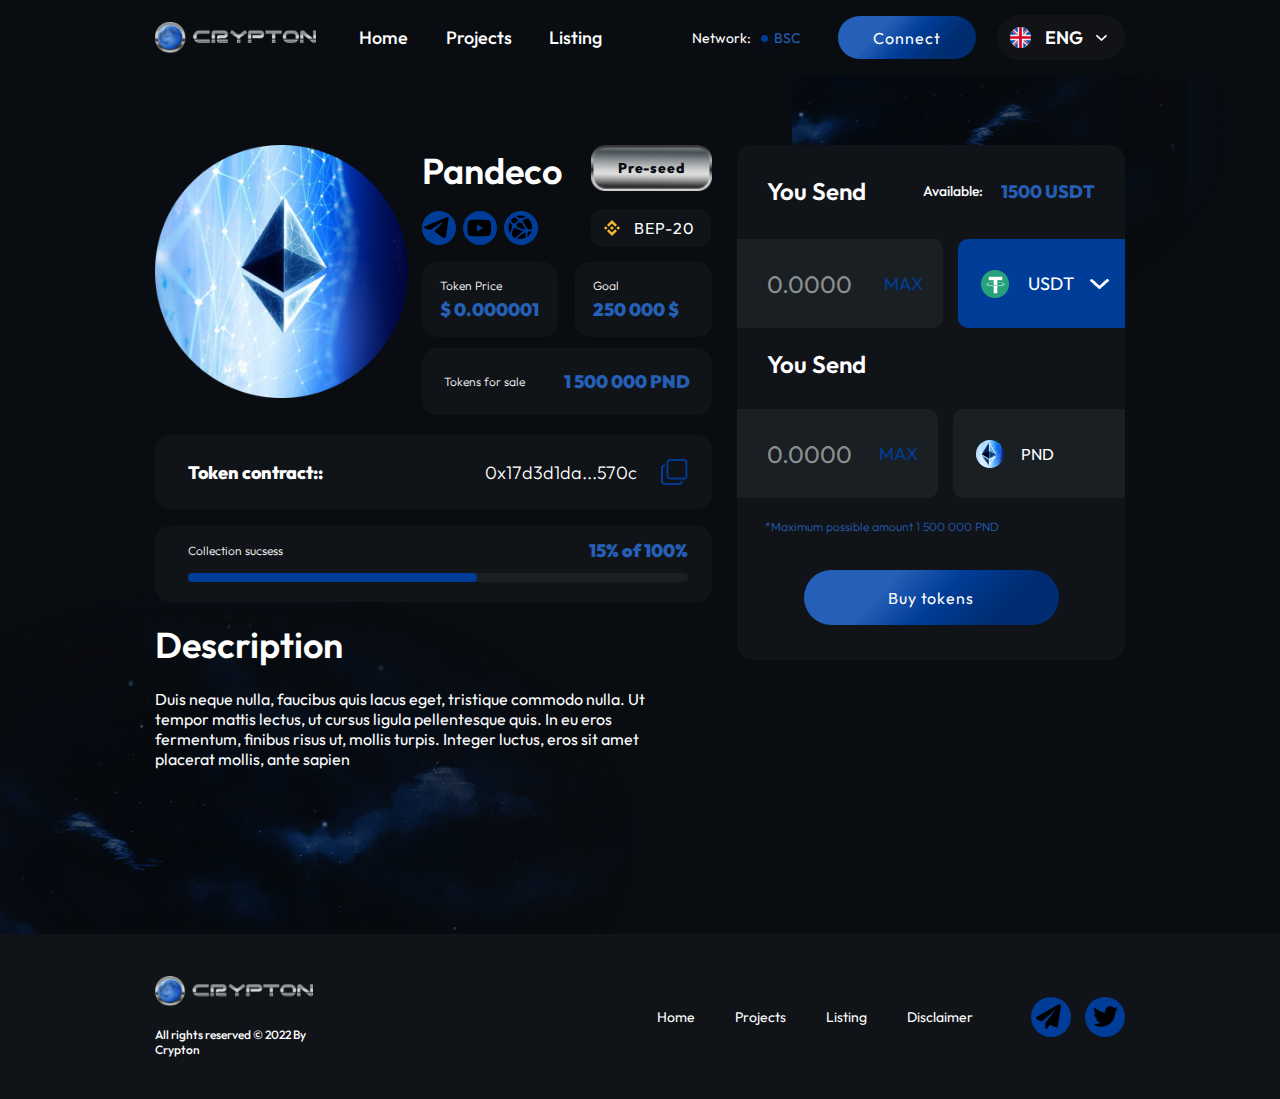
<file: projects-listing.html>
<!DOCTYPE html>
<html lang="en">
	<head>
		<meta http-equiv="Content-Type" content="text/html; charset=utf-8" />
		<meta name="viewport" content="width=device-width" />
		<meta name="format-detection" content="telephone=no" />
		<title>listing</title>

		<link rel="stylesheet" href="./libs/swiper/swiper.css" />

		<link rel="stylesheet" href="css/style.css" />
	</head>

	<body>

      <!--header-->
      <header class="header">
         <div class="container">
            <div class="header__wrapper">
               <div class="header__menu">
                  <a href="#" class="header__logo">
                     <img src="images/Logo-pc.svg" alt="">
                  </a>

                  <div class="header__nav header__nav-pc">
                     <ul class="header__list">
                        <li>
                           <a href="main.html" class="header__link">
                              Home
                           </a>
                        </li>
                        
                        <li>
                           <a href="projects-cart.html" class="header__link">
                              Projects
                           </a>
                        </li>
                        
                        <li>
                           <a href="listing.html" class="header__link">
                              Listing
                           </a>
                        </li>
                        
                     </ul>
                  </div>

               </div>

               <div class="header__navigation">

                  <div class="header__network">
                     Network: <span>BSC</span>
                  </div>

                  <div class="header__buttons">

                     <a href="#" class="header__button btn btn-gradient">
                        Connect
                     </a>

                     <div class="header__language header__language-pc">
                        <div class="header__language-current lang" >
                           <img src="images/image-eng.svg" alt="">
                           <span>ENG</span>
                           <div class="header__language-arrow">
                              <img src="images/arrow-header.svg" alt="">
                           </div>
                        </div>
                        <div class="header__language-dropdown lang">
                           <img src="images/image-ru.svg" alt="">
                           <span>RU</span>
                           <div class="header__language-arrow">
                              <img src="images/arrow-header.svg" alt="">
                           </div>
                        </div>
                     </div>
                  </div>

                  <div class="header__burger">
                     <span>

                     </span>
                  </div>

                  <div class="header__mobile">

                     <div class="header__language header__language-mobi">
                        <div class="header__language-current lang" data-tab="1">
                           <img src="images/image-eng.svg" alt="">
                           <span>ENG</span>
                           <div class="header__language-arrow">
                              <img src="images/arrow-header.svg" alt="">
                           </div>
                        </div>
                        <div class="header__language-dropdown lang" data-tab="2">
                           <img src="images/image-ru.svg" alt="">
                           <span>RU</span>
                           <div class="header__language-arrow">
                              <img src="images/arrow-header.svg" alt="">
                           </div>
                        </div>
                     </div>

                     <div class="header__mobile-content">
                        <a href="#" class="header__button btn btn-gradient">
                           Connect
                        </a>

                        <ul class="header__list">
                           <li>
                              <a href="main.html" class="header__link">
                                 Home
                              </a>
                           </li>
                           
                           <li>
                              <a href="projects-cart.html" class="header__link">
                                 Projects
                              </a>
                           </li>
                           
                           <li>
                              <a href="listing.html" class="header__link">
                                 Listing
                              </a>
                           </li>
                           
                        </ul>
                     </div>
                     
                  </div>
               </div>
            </div>
         </div>
      </header>

      <!--listing-->

      <div class="listing">
         <div class="listing__bg-top">
            <img src="images/listing1.png" alt="">
         </div>
         <div class="listing__bg-bottom">
            <img src="images/listing3.png" alt="">
         </div>

         <div class="container">

            <div class="listing__inner">
               <div class="listing__pandeco pandeco">
                  <div class="pandeco__block">
                     <div class="pandeco__title pandeco__title-mobi">
                        Pandeco
                        <ul class="pandeco__social social">
                           <li>
                              <a href="#">
                                 <svg width="25" height="21" viewBox="0 0 25 21" fill="none" xmlns="http://www.w3.org/2000/svg">
                                    <path d="M22.5749 0.183838C22.5749 0.183838 24.8576 -0.717455 24.6666 1.47123C24.6038 2.37252 24.0332 5.52735 23.589 8.93917L22.0673 19.0467C22.0673 19.0467 21.9403 20.5275 20.7987 20.7851C19.6577 21.0421 17.9455 19.8838 17.6282 19.6262C17.3744 19.4328 12.8725 16.5356 11.2872 15.1197C10.843 14.733 10.3354 13.9608 11.3507 13.0595L18.0084 6.62139C18.7693 5.84919 19.5302 4.04661 16.3597 6.23529L7.48161 12.351C7.48161 12.351 6.46688 12.9953 4.56494 12.4158L0.442607 11.1279C0.442607 11.1279 -1.07918 10.1623 1.52078 9.19677C7.86235 6.17104 15.6622 3.08106 22.5737 0.183838H22.5749Z" fill="#003D98"/>
                                    </svg>
                                    
                              </a>
                           </li>
                           <li>
                              <a href="#">
                                 <svg width="25" height="18" viewBox="0 0 25 18" fill="none" xmlns="http://www.w3.org/2000/svg">
                                    <path d="M23.671 3.31067C23.5367 2.80828 23.2742 2.35012 22.9097 1.98178C22.5452 1.61344 22.0914 1.34778 21.5934 1.21123C19.747 0.700042 12.3601 0.69172 12.3601 0.69172C12.3601 0.69172 4.97429 0.683399 3.12667 1.172C2.62901 1.31483 2.17612 1.58425 1.81148 1.9544C1.44685 2.32454 1.1827 2.78298 1.04441 3.28571C0.557453 5.14738 0.552736 9.00864 0.552736 9.00864C0.552736 9.00864 0.54802 12.8889 1.03144 14.7316C1.30263 15.7504 2.09851 16.5552 3.11016 16.8298C4.97547 17.341 12.3424 17.3493 12.3424 17.3493C12.3424 17.3493 19.7293 17.3577 21.5758 16.8702C22.0739 16.7339 22.5282 16.4689 22.8936 16.1013C23.259 15.7337 23.5229 15.2763 23.6592 14.7744C24.1473 12.9139 24.1509 9.05382 24.1509 9.05382C24.1509 9.05382 24.1745 5.17235 23.671 3.31067ZM9.99718 12.5858L10.0031 5.45291L16.1426 9.02528L9.99718 12.5858Z" fill="#003D98"/>
                                    </svg>
                                    
                              </a>
                           </li>
                           <li>
                              <a href="#">
                                 <svg width="25" height="25" viewBox="0 0 25 25" fill="none" xmlns="http://www.w3.org/2000/svg">
                                    <path d="M6.29042 8.34473C6.54691 8.34473 6.7957 8.38192 7.02911 8.45503C7.9142 7.46325 8.89489 6.56113 9.95694 5.76174C9.84778 5.30506 9.86911 4.8269 10.0185 4.38176C8.82055 3.52317 7.52419 2.81102 6.15704 2.26047C4.8684 3.05754 3.74438 4.09411 2.84576 5.31415C3.51135 6.49406 4.30262 7.59318 5.2029 8.59354C5.53121 8.43451 5.89927 8.34473 6.29042 8.34473ZM3.77938 10.8546C3.77938 10.5019 3.85377 10.1659 3.98329 9.86323C3.1761 8.97607 2.4487 8.01945 1.80954 7.0045C0.981713 8.6478 0.55123 10.4625 0.552741 12.3026C0.550531 14.4272 1.12449 16.5126 2.21351 18.3368C2.586 16.2507 3.28725 14.2368 4.29108 12.3706C3.95887 11.935 3.77907 11.4024 3.77938 10.8546ZM12.3974 2.66831C13.0605 2.66831 13.6607 2.9261 14.1108 3.34677C15.4352 2.77506 16.8176 2.34849 18.2339 2.07451C16.4454 1.0421 14.4163 0.499733 12.3513 0.502144C10.9338 0.501259 9.52783 0.756743 8.20127 1.25626C9.2226 1.76074 10.1995 2.35066 11.1214 3.01972C11.4959 2.79657 11.9306 2.66831 12.3974 2.66831ZM16.1499 14.4918C16.3042 14.1676 16.5269 13.8805 16.8027 13.6505C16.0684 11.3954 14.9048 9.30365 13.3759 7.49057C12.9804 7.65796 12.5485 7.72098 12.1217 7.6736C11.6948 7.62622 11.2872 7.47002 10.938 7.21996C10.0285 7.91088 9.18525 8.68502 8.41928 9.53234C8.61215 9.83771 8.73585 10.1816 8.78171 10.5398C8.82757 10.8981 8.79448 11.2621 8.68475 11.6062C10.9294 13.1078 13.4789 14.0933 16.1499 14.4918ZM19.406 17.8815C19.4997 19.1993 19.465 20.5232 19.3021 21.8342C21.3277 20.3566 22.831 18.2729 23.5945 15.8846C22.6746 16.1076 21.7398 16.264 20.7975 16.3528C20.6873 16.6917 20.5063 17.0034 20.2664 17.267C20.0264 17.5306 19.7332 17.7401 19.406 17.8815ZM15.5625 16.1796C12.7092 15.7043 9.99248 14.6175 7.59852 12.9939C7.05321 13.3292 6.40019 13.443 5.77359 13.3119C4.62133 15.4935 3.92371 17.8862 3.72296 20.3452C4.85353 21.5611 6.2279 22.5247 7.75626 23.1732C9.69361 20.1922 12.3874 17.7789 15.5625 16.1796ZM20.2717 3.55582C18.4201 3.73691 16.6069 4.19877 14.8944 4.92554C14.9413 5.39102 14.8564 5.86032 14.6494 6.27988C16.3483 8.27234 17.6417 10.5774 18.457 13.0657C18.943 13.0744 19.416 13.2239 19.8189 13.4958C20.2218 13.7678 20.5372 14.1508 20.7269 14.5983C21.8632 14.4829 22.9687 14.2648 24.0331 13.9519C24.3053 12.0435 24.1047 10.0975 23.4488 8.28475C22.7929 6.47205 21.7019 4.84818 20.2717 3.55582ZM16.8257 17.5199C13.8681 18.9048 11.3342 21.0549 9.48628 23.7478C10.4232 23.9823 11.3854 24.1008 12.3513 24.1004C14.0714 24.102 15.7709 23.7259 17.3297 22.9988C17.5734 21.8086 17.7017 20.5787 17.7017 19.3192C17.7017 18.8639 17.6811 18.4125 17.6465 17.9662C17.347 17.8711 17.0684 17.7196 16.8257 17.5199Z" fill="#003D98"/>
                                    </svg>
                              </a>
                           </li>
                        </ul>
                     </div>
                     <div class="pandeco__image">
                        <img src="images/listing-img.png" alt="">
                     </div>

                     <div class="pandeco__container">
                        <div class="pandeco__head">
                           <div class="pandeco__title pandeco__title-pc">
                              Pandeco
                              <ul class="pandeco__social social">
                                 <li>
                                    <a href="#">
                                       <svg width="25" height="21" viewBox="0 0 25 21" fill="none" xmlns="http://www.w3.org/2000/svg">
                                          <path d="M22.5749 0.183838C22.5749 0.183838 24.8576 -0.717455 24.6666 1.47123C24.6038 2.37252 24.0332 5.52735 23.589 8.93917L22.0673 19.0467C22.0673 19.0467 21.9403 20.5275 20.7987 20.7851C19.6577 21.0421 17.9455 19.8838 17.6282 19.6262C17.3744 19.4328 12.8725 16.5356 11.2872 15.1197C10.843 14.733 10.3354 13.9608 11.3507 13.0595L18.0084 6.62139C18.7693 5.84919 19.5302 4.04661 16.3597 6.23529L7.48161 12.351C7.48161 12.351 6.46688 12.9953 4.56494 12.4158L0.442607 11.1279C0.442607 11.1279 -1.07918 10.1623 1.52078 9.19677C7.86235 6.17104 15.6622 3.08106 22.5737 0.183838H22.5749Z" fill="#003D98"/>
                                          </svg>
                                          
                                    </a>
                                 </li>
                                 <li>
                                    <a href="#">
                                       <svg width="25" height="18" viewBox="0 0 25 18" fill="none" xmlns="http://www.w3.org/2000/svg">
                                          <path d="M23.671 3.31067C23.5367 2.80828 23.2742 2.35012 22.9097 1.98178C22.5452 1.61344 22.0914 1.34778 21.5934 1.21123C19.747 0.700042 12.3601 0.69172 12.3601 0.69172C12.3601 0.69172 4.97429 0.683399 3.12667 1.172C2.62901 1.31483 2.17612 1.58425 1.81148 1.9544C1.44685 2.32454 1.1827 2.78298 1.04441 3.28571C0.557453 5.14738 0.552736 9.00864 0.552736 9.00864C0.552736 9.00864 0.54802 12.8889 1.03144 14.7316C1.30263 15.7504 2.09851 16.5552 3.11016 16.8298C4.97547 17.341 12.3424 17.3493 12.3424 17.3493C12.3424 17.3493 19.7293 17.3577 21.5758 16.8702C22.0739 16.7339 22.5282 16.4689 22.8936 16.1013C23.259 15.7337 23.5229 15.2763 23.6592 14.7744C24.1473 12.9139 24.1509 9.05382 24.1509 9.05382C24.1509 9.05382 24.1745 5.17235 23.671 3.31067ZM9.99718 12.5858L10.0031 5.45291L16.1426 9.02528L9.99718 12.5858Z" fill="#003D98"/>
                                          </svg>
                                          
                                    </a>
                                 </li>
                                 <li>
                                    <a href="#">
                                       <svg width="25" height="25" viewBox="0 0 25 25" fill="none" xmlns="http://www.w3.org/2000/svg">
                                          <path d="M6.29042 8.34473C6.54691 8.34473 6.7957 8.38192 7.02911 8.45503C7.9142 7.46325 8.89489 6.56113 9.95694 5.76174C9.84778 5.30506 9.86911 4.8269 10.0185 4.38176C8.82055 3.52317 7.52419 2.81102 6.15704 2.26047C4.8684 3.05754 3.74438 4.09411 2.84576 5.31415C3.51135 6.49406 4.30262 7.59318 5.2029 8.59354C5.53121 8.43451 5.89927 8.34473 6.29042 8.34473ZM3.77938 10.8546C3.77938 10.5019 3.85377 10.1659 3.98329 9.86323C3.1761 8.97607 2.4487 8.01945 1.80954 7.0045C0.981713 8.6478 0.55123 10.4625 0.552741 12.3026C0.550531 14.4272 1.12449 16.5126 2.21351 18.3368C2.586 16.2507 3.28725 14.2368 4.29108 12.3706C3.95887 11.935 3.77907 11.4024 3.77938 10.8546ZM12.3974 2.66831C13.0605 2.66831 13.6607 2.9261 14.1108 3.34677C15.4352 2.77506 16.8176 2.34849 18.2339 2.07451C16.4454 1.0421 14.4163 0.499733 12.3513 0.502144C10.9338 0.501259 9.52783 0.756743 8.20127 1.25626C9.2226 1.76074 10.1995 2.35066 11.1214 3.01972C11.4959 2.79657 11.9306 2.66831 12.3974 2.66831ZM16.1499 14.4918C16.3042 14.1676 16.5269 13.8805 16.8027 13.6505C16.0684 11.3954 14.9048 9.30365 13.3759 7.49057C12.9804 7.65796 12.5485 7.72098 12.1217 7.6736C11.6948 7.62622 11.2872 7.47002 10.938 7.21996C10.0285 7.91088 9.18525 8.68502 8.41928 9.53234C8.61215 9.83771 8.73585 10.1816 8.78171 10.5398C8.82757 10.8981 8.79448 11.2621 8.68475 11.6062C10.9294 13.1078 13.4789 14.0933 16.1499 14.4918ZM19.406 17.8815C19.4997 19.1993 19.465 20.5232 19.3021 21.8342C21.3277 20.3566 22.831 18.2729 23.5945 15.8846C22.6746 16.1076 21.7398 16.264 20.7975 16.3528C20.6873 16.6917 20.5063 17.0034 20.2664 17.267C20.0264 17.5306 19.7332 17.7401 19.406 17.8815ZM15.5625 16.1796C12.7092 15.7043 9.99248 14.6175 7.59852 12.9939C7.05321 13.3292 6.40019 13.443 5.77359 13.3119C4.62133 15.4935 3.92371 17.8862 3.72296 20.3452C4.85353 21.5611 6.2279 22.5247 7.75626 23.1732C9.69361 20.1922 12.3874 17.7789 15.5625 16.1796ZM20.2717 3.55582C18.4201 3.73691 16.6069 4.19877 14.8944 4.92554C14.9413 5.39102 14.8564 5.86032 14.6494 6.27988C16.3483 8.27234 17.6417 10.5774 18.457 13.0657C18.943 13.0744 19.416 13.2239 19.8189 13.4958C20.2218 13.7678 20.5372 14.1508 20.7269 14.5983C21.8632 14.4829 22.9687 14.2648 24.0331 13.9519C24.3053 12.0435 24.1047 10.0975 23.4488 8.28475C22.7929 6.47205 21.7019 4.84818 20.2717 3.55582ZM16.8257 17.5199C13.8681 18.9048 11.3342 21.0549 9.48628 23.7478C10.4232 23.9823 11.3854 24.1008 12.3513 24.1004C14.0714 24.102 15.7709 23.7259 17.3297 22.9988C17.5734 21.8086 17.7017 20.5787 17.7017 19.3192C17.7017 18.8639 17.6811 18.4125 17.6465 17.9662C17.347 17.8711 17.0684 17.7196 16.8257 17.5199Z" fill="#003D98"/>
                                          </svg>
                                    </a>
                                 </li>
                              </ul>
                           </div>

                           <div class="pandeco__buttons">
                              <a href="#" class="btn pandeco__btn-platinum btn-platinum"> Pre-seed </a>
                              <a href="#" class="btn pandeco__btn-bep">
                                 <img src="images/bep.png" alt="">
                                 BEP-20
                              </a>
                           </div>
                        </div>

                        <div class="pandeco__centr">
                           <div class="pandeco__token token">
                              Token Price
                              <span>
                                 $ 0.000001
                              </span>
                           </div>
                           <div class="pandeco__token token">
                              Goal
                              <span>
                                 250 000 $
                              </span>
                           </div>
                        </div>

                        <div class="pandeco__bottom">
                           
                           <div class="pandeco__token-big token">
                              Tokens for sale
                              <span>
                                 1 500 000 PND
                              </span>
                           </div>
                        </div>

                        <div class="pandeco__buttons pandeco__buttons-mobi">
                           <a href="#" class="btn pandeco__btn-platinum btn-platinum"> Pre-seed </a>
                           <a href="#" class="btn pandeco__btn-bep">
                              <img src="images/bep.png" alt="">
                              BEP-20
                           </a>
                        </div>
                     </div>
                  </div>

                  <div class="pandeco__contract token">
                     <p>Token contract::</p>
                     <div class="pc">0x17d3d1da06688bc61592913921414bff09bc570c</div>
                     <div class="mobi">0x17d3d1da...570c</div>
                     <img src="images/download.png" alt="">
                  </div>

                  <div class="pandeco__collection token">
                     <div class="pandeco__collection-contain">
                        Collection sucsess 
                        <span>
                           15% of 100%
                        </span>
                     </div>
                  </div>

                  <div class="listing__text listing__text-pc">
                     <div class="listing__description">
                        Description
                     </div>
                     <p>
                        Duis neque nulla, faucibus quis lacus eget, tristique commodo nulla. Ut tempor mattis lectus, ut cursus ligula pellentesque quis. In eu eros fermentum, finibus risus ut, mollis turpis. Integer luctus, eros sit amet placerat mollis, ante sapien
                     </p>
                  </div>
               </div>

               <div class="listing__send send">
                  <div class="send__inner">

                     <div class="send__head">
                        <div class="send__title">
                           You Send
                        </div>
                        Available:
                        <span>
                           1500 USDT
                        </span>
                     </div>

                     <div class="send__items">
                        <div class="send__field">
                           0.0000 
                           <span>
                              MAX
                           </span>
                        </div>

                        <div class="send__downoload">
                           <div class="send__downoload-button">
                              <img src="images/send1.png" alt="">
                              <span>USDT</span>
                              <img src="images/send-arrow.png" alt="">
                           </div>
                           <div class="send__downoload-dropdown">
                              <div class="send__downoload-item">
                                 <img src="images/send1.png" alt="">
                                 <span>BUSD</span>
                              </div>
                              <div class="send__downoload-item">
                                 <img src="images/send1.png" alt="">
                                 <span>ETH</span>
                              </div>
                           </div>
                        </div>
                     
                     </div>

                     <div class="send__title">
                        You Send
                     </div>

                     <div class="send__items">
                        <div class="send__field">
                           0.0000 
                           <span>
                              MAX
                           </span>
                        </div>

                        <div class="send__but">
                           <img src="images/send2.png" alt="">
                           PND
                        </div>
                     </div>

                     <div class="send__info">
                        *Maximum possible amount 1 500 000 PND 
                     </div>

                     <div class="send__button btn btn-gradient">
                        Buy tokens
                     </div>
                  </div>
               </div>

               <div class="listing__text listing__text-mobi">
                  <div class="listing__description">
                     Description
                  </div>
                  <p>
                     Duis neque nulla, faucibus quis lacus eget, tristique commodo nulla. Ut tempor mattis lectus, ut cursus ligula pellentesque quis. In eu eros fermentum, finibus risus ut, mollis turpis. Integer luctus, eros sit amet placerat mollis, ante sapien
                  </p>
               </div>

            </div>
         </div>
      </div>

      <!-- footer -->

      <footer class="footer">
         <div class="container">
            <div class="footer__inner">

               <div class="footer__logo">

                  <a href="#"><img src="images/footer-logo.png" alt=""></a>
                  
                  <div class="footer__text footer__text-pc">
                     All rights reserved &copy; 2022 By Crypton 
                  </div>
               </div>

               <div class="footer__menu">
                  <ul class="footer__link">
                     <li><a href="main.html" class="footer__list">Home</a></li>
                     <li><a href="projects-cart.html" class="footer__list">Projects</a></li>
                     <li><a href="listing.html" class="footer__list">Listing</a></li>
                     <li><a href="#" class="footer__list">Disclaimer</a></li>
                  </ul>
                  <ul class="footer__media footer__media-pc">
                     <li><a href="#">
                        <svg xmlns="http://www.w3.org/2000/svg" viewBox="0 0 512 512"><!--! Font Awesome Free 6.0.0-beta3 by @fontawesome - https://fontawesome.com License - https://fontawesome.com/license/free (Icons: CC BY 4.0, Fonts: SIL OFL 1.1, Code: MIT License) Copyright 2021 Fonticons, Inc. --><path d="M511.6 36.86l-64 415.1c-1.5 9.734-7.375 18.22-15.97 23.05c-4.844 2.719-10.27 4.097-15.68 4.097c-4.188 0-8.319-.8154-12.29-2.472l-122.6-51.1l-50.86 76.29C226.3 508.5 219.8 512 212.8 512C201.3 512 192 502.7 192 491.2v-96.18c0-7.115 2.372-14.03 6.742-19.64L416 96l-293.7 264.3L19.69 317.5C8.438 312.8 .8125 302.2 .0625 289.1s5.469-23.72 16.06-29.77l448-255.1c10.69-6.109 23.88-5.547 34 1.406S513.5 24.72 511.6 36.86z"/></svg>
                     </a></li>
                     <li><a href="#">
                        <svg xmlns="http://www.w3.org/2000/svg" viewBox="0 0 512 512"><!--! Font Awesome Free 6.0.0-beta3 by @fontawesome - https://fontawesome.com License - https://fontawesome.com/license/free (Icons: CC BY 4.0, Fonts: SIL OFL 1.1, Code: MIT License) Copyright 2021 Fonticons, Inc. --><path d="M459.37 151.716c.325 4.548.325 9.097.325 13.645 0 138.72-105.583 298.558-298.558 298.558-59.452 0-114.68-17.219-161.137-47.106 8.447.974 16.568 1.299 25.34 1.299 49.055 0 94.213-16.568 130.274-44.832-46.132-.975-84.792-31.188-98.112-72.772 6.498.974 12.995 1.624 19.818 1.624 9.421 0 18.843-1.3 27.614-3.573-48.081-9.747-84.143-51.98-84.143-102.985v-1.299c13.969 7.797 30.214 12.67 47.431 13.319-28.264-18.843-46.781-51.005-46.781-87.391 0-19.492 5.197-37.36 14.294-52.954 51.655 63.675 129.3 105.258 216.365 109.807-1.624-7.797-2.599-15.918-2.599-24.04 0-57.828 46.782-104.934 104.934-104.934 30.213 0 57.502 12.67 76.67 33.137 23.715-4.548 46.456-13.32 66.599-25.34-7.798 24.366-24.366 44.833-46.132 57.827 21.117-2.273 41.584-8.122 60.426-16.243-14.292 20.791-32.161 39.308-52.628 54.253z"/></svg>
                     </a></li>
                  
                  </ul>
               </div>

               <div class="footer__contain">
                  <div class="footer__text footer__text-mobi">
                     All rights reserved &copy; 2022 By Crypton 
                  </div>

                  <ul class="footer__media footer__media-mobi">
                     <li><a href="#">
                        <svg xmlns="http://www.w3.org/2000/svg" viewBox="0 0 512 512"><!--! Font Awesome Free 6.0.0-beta3 by @fontawesome - https://fontawesome.com License - https://fontawesome.com/license/free (Icons: CC BY 4.0, Fonts: SIL OFL 1.1, Code: MIT License) Copyright 2021 Fonticons, Inc. --><path d="M511.6 36.86l-64 415.1c-1.5 9.734-7.375 18.22-15.97 23.05c-4.844 2.719-10.27 4.097-15.68 4.097c-4.188 0-8.319-.8154-12.29-2.472l-122.6-51.1l-50.86 76.29C226.3 508.5 219.8 512 212.8 512C201.3 512 192 502.7 192 491.2v-96.18c0-7.115 2.372-14.03 6.742-19.64L416 96l-293.7 264.3L19.69 317.5C8.438 312.8 .8125 302.2 .0625 289.1s5.469-23.72 16.06-29.77l448-255.1c10.69-6.109 23.88-5.547 34 1.406S513.5 24.72 511.6 36.86z"/></svg>
                     </a></li>
                     <li><a href="#">
                        <svg xmlns="http://www.w3.org/2000/svg" viewBox="0 0 512 512"><!--! Font Awesome Free 6.0.0-beta3 by @fontawesome - https://fontawesome.com License - https://fontawesome.com/license/free (Icons: CC BY 4.0, Fonts: SIL OFL 1.1, Code: MIT License) Copyright 2021 Fonticons, Inc. --><path d="M459.37 151.716c.325 4.548.325 9.097.325 13.645 0 138.72-105.583 298.558-298.558 298.558-59.452 0-114.68-17.219-161.137-47.106 8.447.974 16.568 1.299 25.34 1.299 49.055 0 94.213-16.568 130.274-44.832-46.132-.975-84.792-31.188-98.112-72.772 6.498.974 12.995 1.624 19.818 1.624 9.421 0 18.843-1.3 27.614-3.573-48.081-9.747-84.143-51.98-84.143-102.985v-1.299c13.969 7.797 30.214 12.67 47.431 13.319-28.264-18.843-46.781-51.005-46.781-87.391 0-19.492 5.197-37.36 14.294-52.954 51.655 63.675 129.3 105.258 216.365 109.807-1.624-7.797-2.599-15.918-2.599-24.04 0-57.828 46.782-104.934 104.934-104.934 30.213 0 57.502 12.67 76.67 33.137 23.715-4.548 46.456-13.32 66.599-25.34-7.798 24.366-24.366 44.833-46.132 57.827 21.117-2.273 41.584-8.122 60.426-16.243-14.292 20.791-32.161 39.308-52.628 54.253z"/></svg>
                     </a></li>
                  
                  </ul>

               </div>

            </div>
         </div>
      </footer>

      <!-- wait-popup -->

      <div class="wait-popup">
         <div class="wait-popup__inner">
            <div class="wait-popup__image">
               <img src="images/clock_1.png" alt="">
            </div>

            <div class="wait-popup__content">

               <div class="wait-popup__title">
                  Wait listing
               </div>
               <div class="wait-popup__text">
                  Our manager will contact you to get your listing approved as soon as possible
               </div>
               <div class="wait-popup__button btn btn-gradient">
                  Ok
               </div>
            </div>
         </div>
      </div>

      <!-- loading -->

      <div class="loading">
         <div class="loading__image">
            <img src="images/load.png" alt="">
         </div>
         <div class="loading__title">
            Loading
         </div>
         <div class="loading__load">
            <img src="images/load2.png" alt="">
         </div>
      </div>

		<script src="./libs/jquery/jquery-3.2.1.min.js"></script>
		<script src="./libs/swiper/swiper.min.js"></script>
		<script src="js/main.js"></script>
	</body>
</html>
</file>
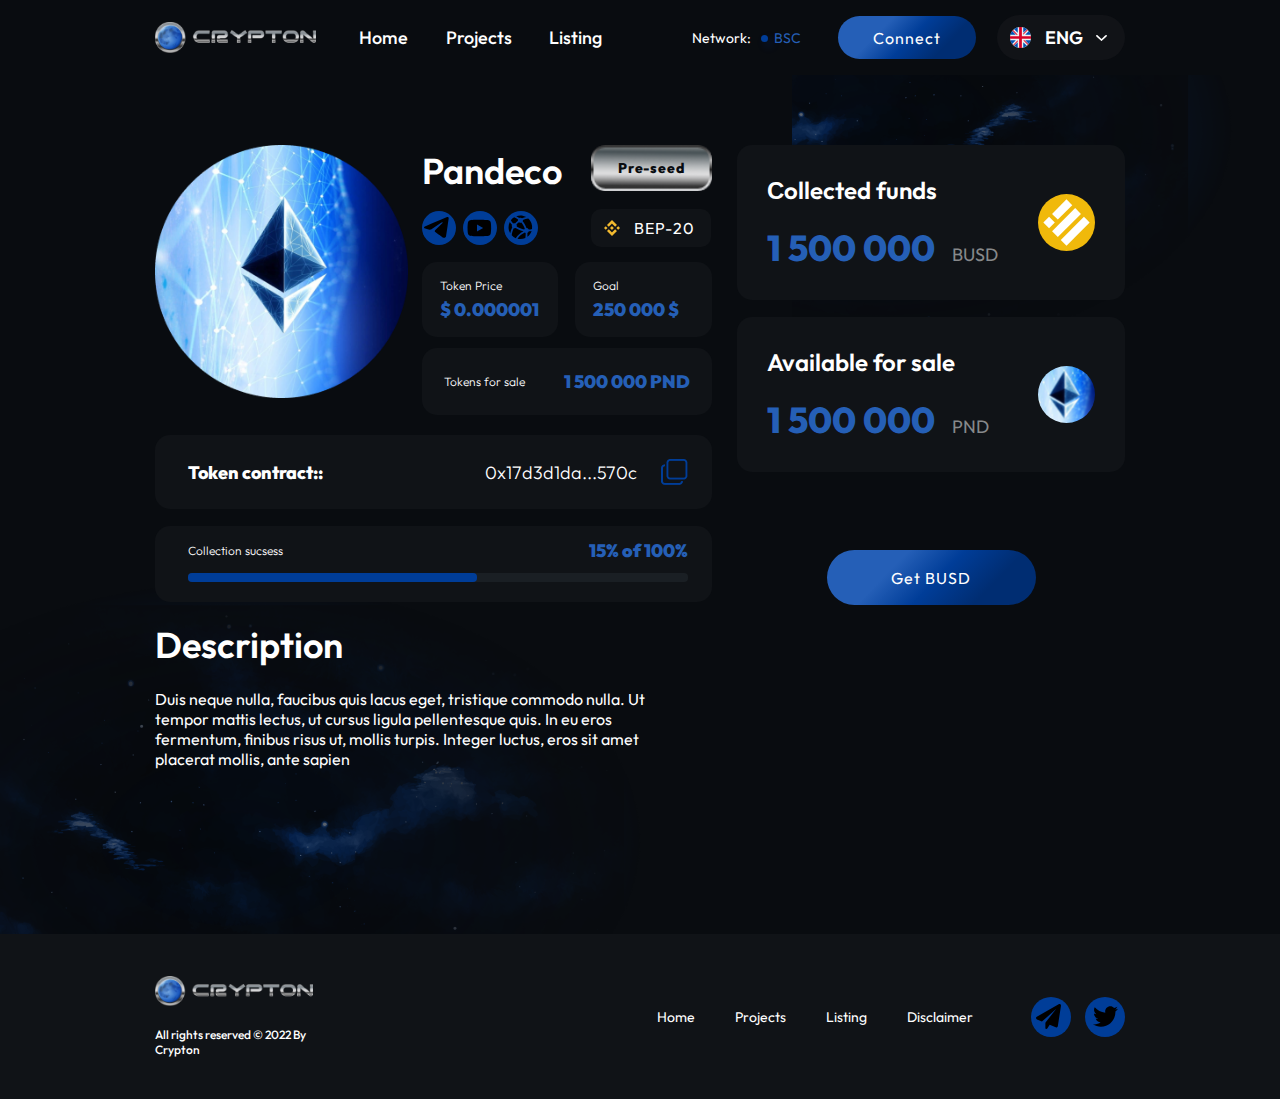
<file: projects-owner.html>
<!DOCTYPE html>
<html lang="en">
	<head>
		<meta http-equiv="Content-Type" content="text/html; charset=utf-8" />
		<meta name="viewport" content="width=device-width" />
		<meta name="format-detection" content="telephone=no" />
		<title>listing-owner</title>

		<link rel="stylesheet" href="./libs/swiper/swiper.css" />

		<link rel="stylesheet" href="css/style.css" />
	</head>

	<body>
      <!--header-->
      <header class="header">
         <div class="container">
            <div class="header__wrapper">
               <div class="header__menu">
                  <a href="#" class="header__logo">
                     <img src="images/Logo-pc.svg" alt="">
                  </a>

                  <div class="header__nav header__nav-pc">
                     <ul class="header__list">
                        <li>
                           <a href="main.html" class="header__link">
                              Home
                           </a>
                        </li>
                        
                        <li>
                           <a href="projects-cart.html" class="header__link">
                              Projects
                           </a>
                        </li>
                        
                        <li>
                           <a href="listing.html" class="header__link">
                              Listing
                           </a>
                        </li>
                        
                     </ul>
                  </div>

               </div>

               <div class="header__navigation">

                  <div class="header__network">
                     Network: <span>BSC</span>
                  </div>

                  <div class="header__buttons">

                     <a href="#" class="header__button btn btn-gradient">
                        Connect
                     </a>

                     <div class="header__language header__language-pc">
                        <div class="header__language-current lang" >
                           <img src="images/image-eng.svg" alt="">
                           <span>ENG</span>
                           <div class="header__language-arrow">
                              <img src="images/arrow-header.svg" alt="">
                           </div>
                        </div>
                        <div class="header__language-dropdown lang">
                           <img src="images/image-ru.svg" alt="">
                           <span>RU</span>
                           <div class="header__language-arrow">
                              <img src="images/arrow-header.svg" alt="">
                           </div>
                        </div>
                     </div>
                  </div>

                  <div class="header__burger">
                     <span>

                     </span>
                  </div>

                  <div class="header__mobile">

                     <div class="header__language header__language-mobi">
                        <div class="header__language-current lang" data-tab="1">
                           <img src="images/image-eng.svg" alt="">
                           <span>ENG</span>
                           <div class="header__language-arrow">
                              <img src="images/arrow-header.svg" alt="">
                           </div>
                        </div>
                        <div class="header__language-dropdown lang" data-tab="2">
                           <img src="images/image-ru.svg" alt="">
                           <span>RU</span>
                           <div class="header__language-arrow">
                              <img src="images/arrow-header.svg" alt="">
                           </div>
                        </div>
                     </div>

                     <div class="header__mobile-content">
                        <a href="#" class="header__button btn btn-gradient">
                           Connect
                        </a>

                        <ul class="header__list">
                           <li>
                              <a href="main.html" class="header__link">
                                 Home
                              </a>
                           </li>
                           
                           <li>
                              <a href="projects-cart.html" class="header__link">
                                 Projects
                              </a>
                           </li>
                           
                           <li>
                              <a href="listing.html" class="header__link">
                                 Listing
                              </a>
                           </li>
                           
                        </ul>
                     </div>
                     
                  </div>
               </div>
            </div>
         </div>
      </header>

      <!--listing-->

      <div class="listing">
         <div class="listing__bg-top">
            <img src="images/listing1.png" alt="">
         </div>
         <div class="listing__bg-bottom">
            <img src="images/listing3.png" alt="">
         </div>

         <div class="container">

            <div class="listing__inner">
               <div class="listing__pandeco pandeco">
                  <div class="pandeco__block">
                     <div class="pandeco__title pandeco__title-mobi">
                        Pandeco
                        <ul class="pandeco__social social">
                           <li>
                              <a href="#">
                                 <svg width="25" height="21" viewBox="0 0 25 21" fill="none" xmlns="http://www.w3.org/2000/svg">
                                    <path d="M22.5749 0.183838C22.5749 0.183838 24.8576 -0.717455 24.6666 1.47123C24.6038 2.37252 24.0332 5.52735 23.589 8.93917L22.0673 19.0467C22.0673 19.0467 21.9403 20.5275 20.7987 20.7851C19.6577 21.0421 17.9455 19.8838 17.6282 19.6262C17.3744 19.4328 12.8725 16.5356 11.2872 15.1197C10.843 14.733 10.3354 13.9608 11.3507 13.0595L18.0084 6.62139C18.7693 5.84919 19.5302 4.04661 16.3597 6.23529L7.48161 12.351C7.48161 12.351 6.46688 12.9953 4.56494 12.4158L0.442607 11.1279C0.442607 11.1279 -1.07918 10.1623 1.52078 9.19677C7.86235 6.17104 15.6622 3.08106 22.5737 0.183838H22.5749Z" fill="#003D98"/>
                                    </svg>
                                    
                              </a>
                           </li>
                           <li>
                              <a href="#">
                                 <svg width="25" height="18" viewBox="0 0 25 18" fill="none" xmlns="http://www.w3.org/2000/svg">
                                    <path d="M23.671 3.31067C23.5367 2.80828 23.2742 2.35012 22.9097 1.98178C22.5452 1.61344 22.0914 1.34778 21.5934 1.21123C19.747 0.700042 12.3601 0.69172 12.3601 0.69172C12.3601 0.69172 4.97429 0.683399 3.12667 1.172C2.62901 1.31483 2.17612 1.58425 1.81148 1.9544C1.44685 2.32454 1.1827 2.78298 1.04441 3.28571C0.557453 5.14738 0.552736 9.00864 0.552736 9.00864C0.552736 9.00864 0.54802 12.8889 1.03144 14.7316C1.30263 15.7504 2.09851 16.5552 3.11016 16.8298C4.97547 17.341 12.3424 17.3493 12.3424 17.3493C12.3424 17.3493 19.7293 17.3577 21.5758 16.8702C22.0739 16.7339 22.5282 16.4689 22.8936 16.1013C23.259 15.7337 23.5229 15.2763 23.6592 14.7744C24.1473 12.9139 24.1509 9.05382 24.1509 9.05382C24.1509 9.05382 24.1745 5.17235 23.671 3.31067ZM9.99718 12.5858L10.0031 5.45291L16.1426 9.02528L9.99718 12.5858Z" fill="#003D98"/>
                                    </svg>
                                    
                              </a>
                           </li>
                           <li>
                              <a href="#">
                                 <svg width="25" height="25" viewBox="0 0 25 25" fill="none" xmlns="http://www.w3.org/2000/svg">
                                    <path d="M6.29042 8.34473C6.54691 8.34473 6.7957 8.38192 7.02911 8.45503C7.9142 7.46325 8.89489 6.56113 9.95694 5.76174C9.84778 5.30506 9.86911 4.8269 10.0185 4.38176C8.82055 3.52317 7.52419 2.81102 6.15704 2.26047C4.8684 3.05754 3.74438 4.09411 2.84576 5.31415C3.51135 6.49406 4.30262 7.59318 5.2029 8.59354C5.53121 8.43451 5.89927 8.34473 6.29042 8.34473ZM3.77938 10.8546C3.77938 10.5019 3.85377 10.1659 3.98329 9.86323C3.1761 8.97607 2.4487 8.01945 1.80954 7.0045C0.981713 8.6478 0.55123 10.4625 0.552741 12.3026C0.550531 14.4272 1.12449 16.5126 2.21351 18.3368C2.586 16.2507 3.28725 14.2368 4.29108 12.3706C3.95887 11.935 3.77907 11.4024 3.77938 10.8546ZM12.3974 2.66831C13.0605 2.66831 13.6607 2.9261 14.1108 3.34677C15.4352 2.77506 16.8176 2.34849 18.2339 2.07451C16.4454 1.0421 14.4163 0.499733 12.3513 0.502144C10.9338 0.501259 9.52783 0.756743 8.20127 1.25626C9.2226 1.76074 10.1995 2.35066 11.1214 3.01972C11.4959 2.79657 11.9306 2.66831 12.3974 2.66831ZM16.1499 14.4918C16.3042 14.1676 16.5269 13.8805 16.8027 13.6505C16.0684 11.3954 14.9048 9.30365 13.3759 7.49057C12.9804 7.65796 12.5485 7.72098 12.1217 7.6736C11.6948 7.62622 11.2872 7.47002 10.938 7.21996C10.0285 7.91088 9.18525 8.68502 8.41928 9.53234C8.61215 9.83771 8.73585 10.1816 8.78171 10.5398C8.82757 10.8981 8.79448 11.2621 8.68475 11.6062C10.9294 13.1078 13.4789 14.0933 16.1499 14.4918ZM19.406 17.8815C19.4997 19.1993 19.465 20.5232 19.3021 21.8342C21.3277 20.3566 22.831 18.2729 23.5945 15.8846C22.6746 16.1076 21.7398 16.264 20.7975 16.3528C20.6873 16.6917 20.5063 17.0034 20.2664 17.267C20.0264 17.5306 19.7332 17.7401 19.406 17.8815ZM15.5625 16.1796C12.7092 15.7043 9.99248 14.6175 7.59852 12.9939C7.05321 13.3292 6.40019 13.443 5.77359 13.3119C4.62133 15.4935 3.92371 17.8862 3.72296 20.3452C4.85353 21.5611 6.2279 22.5247 7.75626 23.1732C9.69361 20.1922 12.3874 17.7789 15.5625 16.1796ZM20.2717 3.55582C18.4201 3.73691 16.6069 4.19877 14.8944 4.92554C14.9413 5.39102 14.8564 5.86032 14.6494 6.27988C16.3483 8.27234 17.6417 10.5774 18.457 13.0657C18.943 13.0744 19.416 13.2239 19.8189 13.4958C20.2218 13.7678 20.5372 14.1508 20.7269 14.5983C21.8632 14.4829 22.9687 14.2648 24.0331 13.9519C24.3053 12.0435 24.1047 10.0975 23.4488 8.28475C22.7929 6.47205 21.7019 4.84818 20.2717 3.55582ZM16.8257 17.5199C13.8681 18.9048 11.3342 21.0549 9.48628 23.7478C10.4232 23.9823 11.3854 24.1008 12.3513 24.1004C14.0714 24.102 15.7709 23.7259 17.3297 22.9988C17.5734 21.8086 17.7017 20.5787 17.7017 19.3192C17.7017 18.8639 17.6811 18.4125 17.6465 17.9662C17.347 17.8711 17.0684 17.7196 16.8257 17.5199Z" fill="#003D98"/>
                                    </svg>
                              </a>
                           </li>
                        </ul>
                     </div>
                     <div class="pandeco__image">
                        <img src="images/listing-img.png" alt="">
                     </div>

                     <div class="pandeco__container">
                        <div class="pandeco__head">
                           <div class="pandeco__title pandeco__title-pc">
                              Pandeco
                              <ul class="pandeco__social social">
                                 <li>
                                    <a href="#">
                                       <svg width="25" height="21" viewBox="0 0 25 21" fill="none" xmlns="http://www.w3.org/2000/svg">
                                          <path d="M22.5749 0.183838C22.5749 0.183838 24.8576 -0.717455 24.6666 1.47123C24.6038 2.37252 24.0332 5.52735 23.589 8.93917L22.0673 19.0467C22.0673 19.0467 21.9403 20.5275 20.7987 20.7851C19.6577 21.0421 17.9455 19.8838 17.6282 19.6262C17.3744 19.4328 12.8725 16.5356 11.2872 15.1197C10.843 14.733 10.3354 13.9608 11.3507 13.0595L18.0084 6.62139C18.7693 5.84919 19.5302 4.04661 16.3597 6.23529L7.48161 12.351C7.48161 12.351 6.46688 12.9953 4.56494 12.4158L0.442607 11.1279C0.442607 11.1279 -1.07918 10.1623 1.52078 9.19677C7.86235 6.17104 15.6622 3.08106 22.5737 0.183838H22.5749Z" fill="#003D98"/>
                                          </svg>
                                          
                                    </a>
                                 </li>
                                 <li>
                                    <a href="#">
                                       <svg width="25" height="18" viewBox="0 0 25 18" fill="none" xmlns="http://www.w3.org/2000/svg">
                                          <path d="M23.671 3.31067C23.5367 2.80828 23.2742 2.35012 22.9097 1.98178C22.5452 1.61344 22.0914 1.34778 21.5934 1.21123C19.747 0.700042 12.3601 0.69172 12.3601 0.69172C12.3601 0.69172 4.97429 0.683399 3.12667 1.172C2.62901 1.31483 2.17612 1.58425 1.81148 1.9544C1.44685 2.32454 1.1827 2.78298 1.04441 3.28571C0.557453 5.14738 0.552736 9.00864 0.552736 9.00864C0.552736 9.00864 0.54802 12.8889 1.03144 14.7316C1.30263 15.7504 2.09851 16.5552 3.11016 16.8298C4.97547 17.341 12.3424 17.3493 12.3424 17.3493C12.3424 17.3493 19.7293 17.3577 21.5758 16.8702C22.0739 16.7339 22.5282 16.4689 22.8936 16.1013C23.259 15.7337 23.5229 15.2763 23.6592 14.7744C24.1473 12.9139 24.1509 9.05382 24.1509 9.05382C24.1509 9.05382 24.1745 5.17235 23.671 3.31067ZM9.99718 12.5858L10.0031 5.45291L16.1426 9.02528L9.99718 12.5858Z" fill="#003D98"/>
                                          </svg>
                                          
                                    </a>
                                 </li>
                                 <li>
                                    <a href="#">
                                       <svg width="25" height="25" viewBox="0 0 25 25" fill="none" xmlns="http://www.w3.org/2000/svg">
                                          <path d="M6.29042 8.34473C6.54691 8.34473 6.7957 8.38192 7.02911 8.45503C7.9142 7.46325 8.89489 6.56113 9.95694 5.76174C9.84778 5.30506 9.86911 4.8269 10.0185 4.38176C8.82055 3.52317 7.52419 2.81102 6.15704 2.26047C4.8684 3.05754 3.74438 4.09411 2.84576 5.31415C3.51135 6.49406 4.30262 7.59318 5.2029 8.59354C5.53121 8.43451 5.89927 8.34473 6.29042 8.34473ZM3.77938 10.8546C3.77938 10.5019 3.85377 10.1659 3.98329 9.86323C3.1761 8.97607 2.4487 8.01945 1.80954 7.0045C0.981713 8.6478 0.55123 10.4625 0.552741 12.3026C0.550531 14.4272 1.12449 16.5126 2.21351 18.3368C2.586 16.2507 3.28725 14.2368 4.29108 12.3706C3.95887 11.935 3.77907 11.4024 3.77938 10.8546ZM12.3974 2.66831C13.0605 2.66831 13.6607 2.9261 14.1108 3.34677C15.4352 2.77506 16.8176 2.34849 18.2339 2.07451C16.4454 1.0421 14.4163 0.499733 12.3513 0.502144C10.9338 0.501259 9.52783 0.756743 8.20127 1.25626C9.2226 1.76074 10.1995 2.35066 11.1214 3.01972C11.4959 2.79657 11.9306 2.66831 12.3974 2.66831ZM16.1499 14.4918C16.3042 14.1676 16.5269 13.8805 16.8027 13.6505C16.0684 11.3954 14.9048 9.30365 13.3759 7.49057C12.9804 7.65796 12.5485 7.72098 12.1217 7.6736C11.6948 7.62622 11.2872 7.47002 10.938 7.21996C10.0285 7.91088 9.18525 8.68502 8.41928 9.53234C8.61215 9.83771 8.73585 10.1816 8.78171 10.5398C8.82757 10.8981 8.79448 11.2621 8.68475 11.6062C10.9294 13.1078 13.4789 14.0933 16.1499 14.4918ZM19.406 17.8815C19.4997 19.1993 19.465 20.5232 19.3021 21.8342C21.3277 20.3566 22.831 18.2729 23.5945 15.8846C22.6746 16.1076 21.7398 16.264 20.7975 16.3528C20.6873 16.6917 20.5063 17.0034 20.2664 17.267C20.0264 17.5306 19.7332 17.7401 19.406 17.8815ZM15.5625 16.1796C12.7092 15.7043 9.99248 14.6175 7.59852 12.9939C7.05321 13.3292 6.40019 13.443 5.77359 13.3119C4.62133 15.4935 3.92371 17.8862 3.72296 20.3452C4.85353 21.5611 6.2279 22.5247 7.75626 23.1732C9.69361 20.1922 12.3874 17.7789 15.5625 16.1796ZM20.2717 3.55582C18.4201 3.73691 16.6069 4.19877 14.8944 4.92554C14.9413 5.39102 14.8564 5.86032 14.6494 6.27988C16.3483 8.27234 17.6417 10.5774 18.457 13.0657C18.943 13.0744 19.416 13.2239 19.8189 13.4958C20.2218 13.7678 20.5372 14.1508 20.7269 14.5983C21.8632 14.4829 22.9687 14.2648 24.0331 13.9519C24.3053 12.0435 24.1047 10.0975 23.4488 8.28475C22.7929 6.47205 21.7019 4.84818 20.2717 3.55582ZM16.8257 17.5199C13.8681 18.9048 11.3342 21.0549 9.48628 23.7478C10.4232 23.9823 11.3854 24.1008 12.3513 24.1004C14.0714 24.102 15.7709 23.7259 17.3297 22.9988C17.5734 21.8086 17.7017 20.5787 17.7017 19.3192C17.7017 18.8639 17.6811 18.4125 17.6465 17.9662C17.347 17.8711 17.0684 17.7196 16.8257 17.5199Z" fill="#003D98"/>
                                          </svg>
                                    </a>
                                 </li>
                              </ul>
                           </div>

                           <div class="pandeco__buttons">
                              <a href="#" class="btn pandeco__btn-platinum btn-platinum"> Pre-seed </a>
                              <a href="#" class="btn pandeco__btn-bep">
                                 <img src="images/bep.png" alt="">
                                 BEP-20
                              </a>
                           </div>
                        </div>

                        <div class="pandeco__centr">
                           <div class="pandeco__token token">
                              Token Price
                              <span>
                                 $ 0.000001
                              </span>
                           </div>
                           <div class="pandeco__token token">
                              Goal
                              <span>
                                 250 000 $
                              </span>
                           </div>
                        </div>

                        <div class="pandeco__bottom">
                           
                           <div class="pandeco__token-big token">
                              Tokens for sale
                              <span>
                                 1 500 000 PND
                              </span>
                           </div>
                        </div>

                        <div class="pandeco__buttons pandeco__buttons-mobi">
                           <a href="#" class="btn pandeco__btn-platinum btn-platinum"> Pre-seed </a>
                           <a href="#" class="btn pandeco__btn-bep">
                              <img src="images/bep.png" alt="">
                              BEP-20
                           </a>
                        </div>
                     </div>
                  </div>

                  <div class="pandeco__contract token">
                     <p>Token contract::</p>
                     <div class="pc">0x17d3d1da06688bc61592913921414bff09bc570c</div>
                     <div class="mobi">0x17d3d1da...570c</div>
                     <img src="images/download.png" alt="">
                  </div>

                  <div class="pandeco__collection token">
                     <div class="pandeco__collection-contain">
                        Collection sucsess 
                        <span>
                           15% of 100%
                        </span>
                     </div>
                  </div>

                  <div class="listing__text listing__text-pc">
                     <div class="listing__description">
                        Description
                     </div>
                     <p>
                        Duis neque nulla, faucibus quis lacus eget, tristique commodo nulla. Ut tempor mattis lectus, ut cursus ligula pellentesque quis. In eu eros fermentum, finibus risus ut, mollis turpis. Integer luctus, eros sit amet placerat mollis, ante sapien
                     </p>
                  </div>
               </div>

               <div class="listing__send send owner">
                  <div class="owner__inner">

                     <div class="owner__item">
                        <div class="owner__content">
                           <div class="owner__title">
                              Сollected funds
                           </div>
                           <div class="owner__num">
                              1 500 000 <span>BUSD</span>
                           </div>
                        </div>
                        <div class="owner__image">
                           <img src="images/owner-1.svg" alt="">
                        </div>
                     </div>

                     <div class="owner__item">
                        <div class="owner__content">
                           <div class="owner__title">
                              Available for sale
                           </div>
                           <div class="owner__num">
                              1 500 000 <span>PND</span>
                           </div>
                        </div>
                        <div class="owner__image">
                           <img src="images/owner-2.svg" alt="">
                        </div>
                     </div>

                     <a href="#" class="owner__button btn btn-gradient">
                        Get BUSD
                     </a>

                     <div class="owner__buttons">
                        <a href="#" class="owner__but btn btn-transparent">
                           Get BUSD
                        </a>
                        <a href="#" class="owner__but btn btn-gradient">
                           Finish the round
                        </a>
                     </div>
                  </div>
               </div>

               <div class="listing__text listing__text-mobi">
                  <div class="listing__description">
                     Description
                  </div>
                  <p>
                     Duis neque nulla, faucibus quis lacus eget, tristique commodo nulla. Ut tempor mattis lectus, ut cursus ligula pellentesque quis. In eu eros fermentum, finibus risus ut, mollis turpis. Integer luctus, eros sit amet placerat mollis, ante sapien
                  </p>
               </div>

            </div>
         </div>
      </div>

      <!-- footer -->

      <footer class="footer">
         <div class="container">
            <div class="footer__inner">

               <div class="footer__logo">

                  <a href="#"><img src="images/footer-logo.png" alt=""></a>
                  
                  <div class="footer__text footer__text-pc">
                     All rights reserved &copy; 2022 By Crypton 
                  </div>
               </div>

               <div class="footer__menu">
                  <ul class="footer__link">
                     <li><a href="main.html" class="footer__list">Home</a></li>
                     <li><a href="projects-cart.html" class="footer__list">Projects</a></li>
                     <li><a href="listing.html" class="footer__list">Listing</a></li>
                     <li><a href="#" class="footer__list">Disclaimer</a></li>
                  </ul>
                  <ul class="footer__media footer__media-pc">
                     <li><a href="#">
                        <svg xmlns="http://www.w3.org/2000/svg" viewBox="0 0 512 512"><!--! Font Awesome Free 6.0.0-beta3 by @fontawesome - https://fontawesome.com License - https://fontawesome.com/license/free (Icons: CC BY 4.0, Fonts: SIL OFL 1.1, Code: MIT License) Copyright 2021 Fonticons, Inc. --><path d="M511.6 36.86l-64 415.1c-1.5 9.734-7.375 18.22-15.97 23.05c-4.844 2.719-10.27 4.097-15.68 4.097c-4.188 0-8.319-.8154-12.29-2.472l-122.6-51.1l-50.86 76.29C226.3 508.5 219.8 512 212.8 512C201.3 512 192 502.7 192 491.2v-96.18c0-7.115 2.372-14.03 6.742-19.64L416 96l-293.7 264.3L19.69 317.5C8.438 312.8 .8125 302.2 .0625 289.1s5.469-23.72 16.06-29.77l448-255.1c10.69-6.109 23.88-5.547 34 1.406S513.5 24.72 511.6 36.86z"/></svg>
                     </a></li>
                     <li><a href="#">
                        <svg xmlns="http://www.w3.org/2000/svg" viewBox="0 0 512 512"><!--! Font Awesome Free 6.0.0-beta3 by @fontawesome - https://fontawesome.com License - https://fontawesome.com/license/free (Icons: CC BY 4.0, Fonts: SIL OFL 1.1, Code: MIT License) Copyright 2021 Fonticons, Inc. --><path d="M459.37 151.716c.325 4.548.325 9.097.325 13.645 0 138.72-105.583 298.558-298.558 298.558-59.452 0-114.68-17.219-161.137-47.106 8.447.974 16.568 1.299 25.34 1.299 49.055 0 94.213-16.568 130.274-44.832-46.132-.975-84.792-31.188-98.112-72.772 6.498.974 12.995 1.624 19.818 1.624 9.421 0 18.843-1.3 27.614-3.573-48.081-9.747-84.143-51.98-84.143-102.985v-1.299c13.969 7.797 30.214 12.67 47.431 13.319-28.264-18.843-46.781-51.005-46.781-87.391 0-19.492 5.197-37.36 14.294-52.954 51.655 63.675 129.3 105.258 216.365 109.807-1.624-7.797-2.599-15.918-2.599-24.04 0-57.828 46.782-104.934 104.934-104.934 30.213 0 57.502 12.67 76.67 33.137 23.715-4.548 46.456-13.32 66.599-25.34-7.798 24.366-24.366 44.833-46.132 57.827 21.117-2.273 41.584-8.122 60.426-16.243-14.292 20.791-32.161 39.308-52.628 54.253z"/></svg>
                     </a></li>
                  
                  </ul>
               </div>

               <div class="footer__contain">
                  <div class="footer__text footer__text-mobi">
                     All rights reserved &copy; 2022 By Crypton 
                  </div>

                  <ul class="footer__media footer__media-mobi">
                     <li><a href="#">
                        <svg xmlns="http://www.w3.org/2000/svg" viewBox="0 0 512 512"><!--! Font Awesome Free 6.0.0-beta3 by @fontawesome - https://fontawesome.com License - https://fontawesome.com/license/free (Icons: CC BY 4.0, Fonts: SIL OFL 1.1, Code: MIT License) Copyright 2021 Fonticons, Inc. --><path d="M511.6 36.86l-64 415.1c-1.5 9.734-7.375 18.22-15.97 23.05c-4.844 2.719-10.27 4.097-15.68 4.097c-4.188 0-8.319-.8154-12.29-2.472l-122.6-51.1l-50.86 76.29C226.3 508.5 219.8 512 212.8 512C201.3 512 192 502.7 192 491.2v-96.18c0-7.115 2.372-14.03 6.742-19.64L416 96l-293.7 264.3L19.69 317.5C8.438 312.8 .8125 302.2 .0625 289.1s5.469-23.72 16.06-29.77l448-255.1c10.69-6.109 23.88-5.547 34 1.406S513.5 24.72 511.6 36.86z"/></svg>
                     </a></li>
                     <li><a href="#">
                        <svg xmlns="http://www.w3.org/2000/svg" viewBox="0 0 512 512"><!--! Font Awesome Free 6.0.0-beta3 by @fontawesome - https://fontawesome.com License - https://fontawesome.com/license/free (Icons: CC BY 4.0, Fonts: SIL OFL 1.1, Code: MIT License) Copyright 2021 Fonticons, Inc. --><path d="M459.37 151.716c.325 4.548.325 9.097.325 13.645 0 138.72-105.583 298.558-298.558 298.558-59.452 0-114.68-17.219-161.137-47.106 8.447.974 16.568 1.299 25.34 1.299 49.055 0 94.213-16.568 130.274-44.832-46.132-.975-84.792-31.188-98.112-72.772 6.498.974 12.995 1.624 19.818 1.624 9.421 0 18.843-1.3 27.614-3.573-48.081-9.747-84.143-51.98-84.143-102.985v-1.299c13.969 7.797 30.214 12.67 47.431 13.319-28.264-18.843-46.781-51.005-46.781-87.391 0-19.492 5.197-37.36 14.294-52.954 51.655 63.675 129.3 105.258 216.365 109.807-1.624-7.797-2.599-15.918-2.599-24.04 0-57.828 46.782-104.934 104.934-104.934 30.213 0 57.502 12.67 76.67 33.137 23.715-4.548 46.456-13.32 66.599-25.34-7.798 24.366-24.366 44.833-46.132 57.827 21.117-2.273 41.584-8.122 60.426-16.243-14.292 20.791-32.161 39.308-52.628 54.253z"/></svg>
                     </a></li>
                  
                  </ul>

               </div>

            </div>
         </div>
      </footer>

      <!-- wait-popup -->

      <div class="wait-popup">
         <div class="wait-popup__inner">
            <div class="wait-popup__image">
               <img src="images/clock_1.png" alt="">
            </div>

            <div class="wait-popup__content">

               <div class="wait-popup__title">
                  Wait listing
               </div>
               <div class="wait-popup__text">
                  Our manager will contact you to get your listing approved as soon as possible
               </div>
               <div class="wait-popup__button btn btn-gradient">
                  Ok
               </div>
            </div>
         </div>
      </div>

      <!-- loading -->

      <div class="loading">
         <div class="loading__image">
            <img src="images/load.png" alt="">
         </div>
         <div class="loading__title">
            Loading
         </div>
         <div class="loading__load">
            <img src="images/load2.png" alt="">
         </div>
      </div>

		<script src="./libs/jquery/jquery-3.2.1.min.js"></script>
		<script src="./libs/swiper/swiper.min.js"></script>
		<script src="js/main.js"></script>
	</body>
</html>
</file>
<file: css/style.css>
@font-face {
  font-family: "Outfit";
  src: local("Outfit SemiBold"), local("Outfit-SemiBold"), url("../fonts/Outfit-SemiBold.woff2") format("woff2"), url("../fonts/Outfit-SemiBold.woff") format("woff");
  font-weight: 600;
  font-style: normal;
  font-display: swap;
}

@font-face {
  font-family: "Outfit";
  src: local("Outfit Medium"), local("Outfit-Medium"), url("../fonts/Outfit-Medium.woff2") format("woff2"), url("../fonts/Outfit-Medium.woff") format("woff");
  font-weight: 500;
  font-style: normal;
  font-display: swap;
}

@font-face {
  font-family: "Outfit";
  src: local("Outfit Bold"), local("Outfit-Bold"), url("../fonts/Outfit-Bold.woff2") format("woff2"), url("../fonts/Outfit-Bold.woff") format("woff");
  font-weight: bold;
  font-style: normal;
  font-display: swap;
}

@font-face {
  font-family: "Outfit";
  src: local("Outfit Black"), local("Outfit-Black"), url("../fonts/Outfit-Black.woff2") format("woff2"), url("../fonts/Outfit-Black.woff") format("woff");
  font-weight: 900;
  font-style: normal;
  font-display: swap;
}

@font-face {
  font-family: "Outfit";
  src: local("Outfit Light"), local("Outfit-Light"), url("../fonts/Outfit-Light.woff2") format("woff2"), url("../fonts/Outfit-Light.woff") format("woff");
  font-weight: 300;
  font-style: normal;
  font-display: swap;
}

@font-face {
  font-family: "Outfit";
  src: local("Outfit Regular"), local("Outfit-Regular"), url("../fonts/Outfit-Regular.woff2") format("woff2"), url("../fonts/Outfit-Regular.woff") format("woff");
  font-weight: normal;
  font-style: normal;
  font-display: swap;
}

@font-face {
  font-family: "Outfit";
  src: local("Outfit Thin"), local("Outfit-Thin"), url("../fonts/Outfit-Thin.woff2") format("woff2"), url("../fonts/Outfit-Thin.woff") format("woff");
  font-weight: 100;
  font-style: normal;
  font-display: swap;
}

@font-face {
  font-family: "Archive";
  src: local("Archive Regular"), local("Archive"), url("../fonts/Archive.woff2") format("woff2"), url("../fonts/Archive.woff") format("woff");
  font-weight: normal;
  font-style: normal;
  font-display: swap;
}

@font-face {
  font-family: "Outfit";
  src: local("Outfit ExtraLight"), local("Outfit-ExtraLight"), url("../fonts/Outfit-ExtraLight.woff2") format("woff2"), url("../fonts/Outfit-ExtraLight.woff") format("woff");
  font-weight: 200;
  font-style: normal;
  font-display: swap;
}

@font-face {
  font-family: "Outfit";
  src: local("Outfit ExtraBold"), local("Outfit-ExtraBold"), url("../fonts/Outfit-ExtraBold.woff2") format("woff2"), url("../fonts/Outfit-ExtraBold.woff") format("woff");
  font-weight: bold;
  font-style: normal;
  font-display: swap;
}

* {
  padding: 0;
  margin: 0;
  box-sizing: border-box;
}

button,
input,
textarea {
  font-family: inherit;
  border: none;
  color: #fff;
  width: 100%;
  opacity: 1;
  color: white;
}

button:focus {
  box-shadow: none !important;
}

*:focus {
  outline: none;
}

body {
  font: 400 16px "Outfit", sans-serif;
  color: #ffffff;
  background: #090c10;
}

a {
  display: inline-block;
  font: inherit;
  color: inherit;
  transition: 300ms;
  text-decoration: none;
}

a:hover {
  text-decoration: none;
}

img {
  max-width: 100%;
  max-height: 100%;
}

a img {
  border: none;
  outline: none;
}

ul {
  margin: 0;
  padding: 0;
  list-style: none;
}

.container {
  max-width: 1240px;
  margin: 0 auto;
}

@media screen and (max-width: 1300px) {
  .container {
    width: 970px;
  }
}

@media screen and (max-width: 991px) {
  .container {
    width: 750px;
  }
}

@media screen and (max-width: 767px) {
  .container {
    width: 100%;
    padding: 0 15px;
  }
}

.btn {
  display: flex;
  align-items: center;
  justify-content: center;
  letter-spacing: 0.06em;
  border-radius: 40px;
  cursor: pointer;
}

.btn-gradient {
  z-index: 3;
  position: relative;
  transition: 300ms;
  background: linear-gradient(134.16deg, #255fb7 31.48%, #003d98 52.53%, #002d72 75.89%);
}

.btn-gradient:before {
  content: "";
  display: inline-block;
  width: 100%;
  height: 100%;
  position: absolute;
  left: 0px;
  top: 0px;
  border-radius: 40px;
  transition: 300ms;
  z-index: -1;
}

.btn-gradient:hover:before {
  background: #032454;
  box-shadow: 4px 4px 10px rgba(0, 87, 255, 0.2);
}

.title {
  font-family: "Archive";
  font-style: normal;
  font-weight: 400;
  font-size: 36px;
  line-height: 36px;
  letter-spacing: 0.06em;
}

.title span {
  color: #003d98;
}

@media screen and (max-width: 767px) {
  .title {
    font-size: 28px;
  }
}

.btn-transparent {
  border: 1px solid #003d98;
  box-sizing: border-box;
  border-radius: 40px;
  color: #003d98;
}

.btn-transparent:hover {
  background: #032454;
  box-shadow: 4px 4px 10px rgba(0, 87, 255, 0.2);
  color: #ffffff;
}

.btn-platinum {
  font-weight: 700;
  font-size: 14px;
  color: #090c10;
  position: relative;
  z-index: 2;
  display: flex;
  align-items: center;
  justify-content: center;
  transition: 300ms;
}

.btn-platinum:before {
  content: "";
  display: inline-block;
  width: 100%;
  height: 100%;
  position: absolute;
  z-index: -1;
  background: url(../images/btn-platinum.png) no-repeat;
  background-size: cover;
}

.btn-platinum:hover {
  transform: translateY(-2px);
}

.btn-platinum:active {
  transform: translateY(-1px);
}

.paggination-cart__inner {
  display: flex;
  justify-content: center;
}

.paggination-cart__inner > div {
  width: 30px;
  height: 30px;
  background: #222428;
  border-radius: 50%;
  font-weight: 800;
  font-size: 14px;
  display: flex;
  align-items: center;
  justify-content: center;
  cursor: pointer;
}

.paggination-cart__inner > div path {
  fill: #090c10;
}

.paggination-cart__prew {
  margin-right: 20px;
}

.paggination-cart__list {
  display: flex;
}

.paggination-cart__link {
  width: 30px;
  height: 30px;
  background: #222428;
  border-radius: 50%;
  margin-right: 10px;
  font-weight: 800;
  font-size: 14px;
  color: #919193;
  display: flex;
  align-items: center;
  justify-content: center;
  transition: 300ms;
  cursor: pointer;
}

.paggination-cart__link:hover {
  background: #003d98;
  color: #fff;
}

.paggination-cart__link:active {
  background: #255fb6;
  color: #fff;
}

.paggination-cart__link:last-child {
  margin-right: 0;
}

.paggination-cart__next {
  margin-left: 20px;
}

.social li {
  width: 34px;
  height: 34px;
  background: #003d98;
  border-radius: 50%;
  display: flex;
  align-items: center;
  justify-content: center;
}

.social li:first-child svg {
  position: relative;
  left: -2px;
}

.social li svg {
  display: flex;
  align-items: start;
}

.social li path {
  fill: #000;
}

.social li:hover {
  background: #072d66;
}

.token {
  background: #101317;
  border-radius: 15px;
  font-weight: 300;
  font-size: 12px;
}

.token span {
  display: block;
  font-weight: 800;
  font-size: 18px;
  color: #255fb6;
}

@media screen and (max-width: 991px) {
  .pc {
    display: none;
  }
}

.mobi {
  display: none;
}

@media screen and (max-width: 991px) {
  .mobi {
    display: flex;
  }
}

.prblock {
  background: #1a1f24;
  border-radius: 10px;
  padding: 19px;
}

.loading {
  position: fixed;
  left: 0;
  top: 0;
  right: 0;
  bottom: 0;
  background: rgba(0, 0, 0, 0.6);
  z-index: 99;
  display: flex;
  justify-content: center;
  align-items: center;
  flex-direction: column;
}

.loading__image {
  flex-shrink: 0;
}

.loading__image img {
  display: flex;
  align-items: start;
}

.loading__title {
  font-weight: 600;
  font-size: 64px;
  margin-bottom: 50px;
}

.loading__load {
  -webkit-animation: load-rotate 2s infinite linear;
  animation: load-rotate 2s infinite linear;
}

.loading__load img {
  display: flex;
  align-self: start;
}

@-webkit-keyframes load-rotate {
  100% {
    transform: rotate(360deg);
  }
}

@keyframes load-rotate {
  100% {
    transform: rotate(360deg);
  }
}

.loaded_hiding .loading {
  transition: 1500ms opacity;
  opacity: 0;
}

.loaded .loading {
  display: none;
}

.mistake {
  position: relative;
}

.mistake__bg-top {
  position: absolute;
  top: -110px;
  left: 0;
  z-index: -1;
}

.mistake__bg-bottom {
  position: absolute;
  bottom: -160px;
  right: 0;
  z-index: -1;
}

.mistake__inner {
  display: flex;
  align-items: center;
  justify-content: center;
  padding: 54px 0 140px;
  width: 100%;
}

.mistake__inner img {
  display: flex;
  align-self: start;
  -o-object-fit: cover;
  object-fit: cover;
}

@media screen and (max-width: 767px) {
  .mistake__inner {
    padding: 54px 0 40px;
  }
}

.header {
  position: -webkit-sticky;
  position: sticky;
  top: 0;
  left: 0;
  right: 0;
  bottom: 0;
  background: #090c10;
  z-index: 10;
  padding: 15px 0;
}

.header__wrapper {
  display: flex;
  align-items: center;
  justify-content: space-between;
}

.header__menu {
  display: flex;
  align-items: center;
}

.header__logo {
  margin-right: 75px;
  width: 197px;
}

.header__logo img {
  display: flex;
  align-items: start;
}

@media screen and (max-width: 1300px) {
  .header__logo {
    margin-right: 27px;
    width: 161px;
  }
}

@media screen and (max-width: 767px) {
  .header__logo {
    width: 131px;
  }
}

.header__nav {
  font-weight: 500;
  font-size: 18px;
}

.header__nav-pc .header__list li {
  margin-right: 16px;
}

.header__nav-pc .header__list li:last-child {
  margin: 0;
}

@media screen and (max-width: 767px) {
  .header__nav-pc {
    display: none;
  }
}

.header__list {
  display: flex;
}

.header__list li {
  width: 80px;
  position: relative;
  text-align: center;
  transition: 300ms;
}

.header__list li:before {
  content: "";
  display: inline-block;
  width: 100%;
  height: 2px;
  background: transparent;
  border-radius: 30px;
  position: absolute;
  left: -50%;
  transform: translateX(50%);
  bottom: -22px;
  transition: 300ms;
}

.header__list li:hover a {
  color: #255fb6;
}

.header__list li:hover:before {
  background: #003d98;
}

.header__navigation {
  display: flex;
  align-items: center;
}

.header__network {
  font-size: 14px;
  margin-right: 37px;
}

.header__network span {
  color: #255fb6;
  margin-left: 20px;
  position: relative;
}

.header__network span:before {
  content: "";
  display: inline-block;
  width: 7px;
  height: 7px;
  background: #003d98;
  box-shadow: 4px 4px 10px rgba(0, 87, 255, 0.2);
  border-radius: 50%;
  position: absolute;
  left: -13px;
  top: 6px;
}

@media screen and (max-width: 991px) {
  .header__network {
    display: none;
  }
}

@media screen and (max-width: 767px) {
  .header__network {
    display: block;
  }
}

.header__buttons {
  display: flex;
  align-items: center;
}

@media screen and (max-width: 767px) {
  .header__buttons {
    display: none;
  }
}

.header__button {
  width: 138px;
  height: 43px;
  margin-right: 21px;
}

@media screen and (max-width: 1260px) {
  .header__button {
    width: 117px;
    margin-right: 18px;
  }
}

.header__language {
  position: relative;
}

.header__language .lang {
  font-weight: 600;
  font-size: 18px;
  display: flex;
  align-items: center;
  justify-content: space-between;
  padding: 0 18px 0 13px;
  background: #111317;
  border-radius: 40px;
  width: 128px;
  height: 45px;
  cursor: pointer;
}

.header__language .lang img {
  display: flex;
  align-items: start;
}

@media screen and (max-width: 1260px) {
  .header__language .lang {
    width: 115px;
  }
}

.header__language-dropdown {
  opacity: 0;
  visibility: hidden;
  position: absolute;
  left: 0;
  top: 0;
  right: 0;
  z-index: 3;
}

.header__language-dropdown.active {
  opacity: 1;
  visibility: visible;
}

.header__burger {
  display: none;
  padding: 12px 0;
  cursor: pointer;
  position: relative;
  z-index: 10;
}

.header__burger span {
  display: block;
  width: 40px;
  height: 5px;
  background: linear-gradient(134.16deg, #255fb7 31.48%, #003d98 52.53%, #002d72 75.89%);
  border-radius: 5px;
  position: relative;
}

.header__burger span:before, .header__burger span::after {
  content: "";
  display: inline-block;
  width: 40px;
  height: 5px;
  background: linear-gradient(134.16deg, #255fb7 31.48%, #003d98 52.53%, #002d72 75.89%);
  border-radius: 5px;
  position: absolute;
  left: 0px;
}

.header__burger span:before {
  top: 12px;
}

.header__burger span::after {
  top: -12px;
}

@media screen and (max-width: 767px) {
  .header__burger {
    display: flex;
  }
}

.header__mobile {
  display: none;
}

@media only screen and (max-width: 767px) {
  .header__mobile {
    position: absolute;
    top: 0;
    right: 0;
    bottom: 0;
    background: #101317;
    min-height: 100vh;
    padding-top: 27px;
    width: 66%;
    display: none;
    transition: 300ms;
    z-index: 2;
  }
  .header__mobile-content {
    display: flex;
    flex-direction: column;
    align-items: center;
  }
  .header__mobile.active {
    display: block;
    transition: 300ms;
  }
}

.header__mobile .header__button {
  margin: 0 0 48px 0;
  width: 143px;
}

.header__mobile .header__list {
  display: flex;
  flex-direction: column;
}

.header__mobile .header__list li {
  margin-bottom: 67px;
}

.header__mobile .header__list li:last-child {
  margin: 0;
}

.header__mobile .header__list .header__button {
  display: flex;
}

.header__mobile .header__language-mobi {
  position: relative;
  top: -20px;
  left: 12px;
}

.header__mobile .header__language-mobi .lang {
  background: #1a212b;
  width: 128px;
}

.main {
  position: relative;
}

.main__bg {
  position: absolute;
  z-index: -1;
  right: 0;
  top: -50px;
}

@media screen and (max-width: 1300px) {
  .main__bg {
    right: -259px;
    top: -100px;
  }
}

@media screen and (max-width: 991px) {
  .main__bg {
    right: 0;
    top: 0;
  }
}

@media screen and (max-width: 767px) {
  .main__bg {
    width: 100%;
    height: 400px;
  }
  .main__bg img {
    width: 100%;
    height: 100%;
    -o-object-fit: cover;
    object-fit: cover;
  }
}

.main__inner {
  display: flex;
  justify-content: space-between;
  padding-top: 100px;
}

@media screen and (max-width: 1300px) {
  .main__inner {
    padding-top: 80px;
  }
}

@media screen and (max-width: 991px) {
  .main__inner {
    flex-direction: column-reverse;
    padding-top: 20px;
  }
}

.main__title {
  max-width: 544px;
  margin-bottom: 40px;
}

@media screen and (max-width: 991px) {
  .main__title {
    margin-bottom: 30px;
  }
}

.main__text {
  margin-bottom: 56px;
}

@media screen and (max-width: 1300px) {
  .main__text {
    margin-bottom: 64px;
  }
}

@media screen and (max-width: 991px) {
  .main__text {
    margin-bottom: 35px;
  }
}

.main__buttons {
  display: flex;
  position: relative;
  z-index: 3;
}

.main__button {
  width: 242px;
  height: 55px;
  margin-right: 46px;
}

.main__button:last-child {
  margin-right: 0;
}

@media screen and (max-width: 1300px) {
  .main__button {
    width: 200px;
    margin-right: 20px;
  }
  .main__button:last-child {
    margin-right: 0;
  }
}

@media screen and (max-width: 991px) {
  .main__button.btn-transparent {
    width: 158px;
  }
}

.main__image {
  position: relative;
  top: -60px;
  right: 40px;
}

@media screen and (max-width: 1300px) {
  .main__image {
    width: 457px;
    height: 355px;
    top: -25px;
    right: 10px;
  }
}

@media screen and (max-width: 991px) {
  .main__image {
    margin: 0 auto;
    top: 0;
    right: 0;
    margin-bottom: 55px;
  }
}

@media screen and (max-width: 767px) {
  .main__image {
    width: 327px;
    height: 253px;
  }
}

.advantages {
  position: relative;
}

.advantages__bg {
  position: absolute;
  z-index: -1;
  left: 0;
  top: 0;
}

.advantages__inner {
  padding-top: 60px;
  position: relative;
  z-index: 2;
}

.advantages__title {
  margin-bottom: 80px;
}

@media screen and (max-width: 991px) {
  .advantages__title {
    margin-bottom: 60px;
  }
}

.advantages__item {
  display: grid;
  grid-gap: 30px;
  grid-template-columns: repeat(3, 1fr);
}

@media screen and (max-width: 991px) {
  .advantages__item {
    grid-template-columns: repeat(1, 1fr);
    grid-gap: 50px;
  }
}

.advantages__cart:first-child img {
  position: relative;
  right: -35px;
  top: -20px;
}

.advantages__cart:nth-child(2) img {
  position: relative;
  right: -5px;
  top: -50px;
}

.advantages__cart:last-child img {
  position: relative;
  right: -20px;
  top: -45px;
}

.advantages__images {
  position: relative;
  height: 220px;
}

.advantages__images:before {
  content: "";
  display: inline-block;
  position: absolute;
  width: 182px;
  height: 182px;
  border-radius: 50%;
  background: linear-gradient(157.53deg, rgba(0, 61, 152, 0.55) 11.63%, rgba(0, 61, 152, 0) 85.37%);
}

@media screen and (max-width: 991px) {
  .advantages__images {
    width: 230px;
    margin: 0 auto;
  }
}

.advantages__description {
  font-weight: 600;
  font-size: 24px;
  margin-bottom: 47px;
}

@media screen and (max-width: 991px) {
  .advantages__description {
    font-weight: 600;
    font-size: 22px;
    margin-bottom: 26px;
  }
}

.advantages__text {
  font-weight: 400;
  font-size: 16px;
}

@media screen and (max-width: 991px) {
  .advantages__text {
    font-weight: 400;
    font-size: 14px;
  }
}

.questions {
  position: relative;
}

.questions__bg {
  position: absolute;
  right: 0;
  top: -100px;
  z-index: -1;
}

.questions__inner {
  padding-top: 180px;
  position: relative;
  z-index: 2;
}

@media screen and (max-width: 991px) {
  .questions__inner {
    padding-top: 60px;
  }
}

.questions__title {
  margin-bottom: 60px;
}

@media screen and (max-width: 991px) {
  .questions__title {
    margin-bottom: 32px;
  }
}

.questions__body {
  background: #101317;
  border-radius: 15px;
  margin-bottom: 20px;
}

.questions__body:last-child {
  margin-bottom: 0;
}

.questions__header {
  padding: 40px 40px;
  display: flex;
  justify-content: space-between;
  align-items: center;
  cursor: pointer;
}

@media screen and (max-width: 991px) {
  .questions__header {
    padding: 26px;
  }
}

.questions__header-contain {
  display: flex;
  align-items: center;
}

.questions__num {
  font-family: "Archive";
  font-style: normal;
  font-weight: 400;
  font-size: 36px;
  color: #003d98;
  margin-right: 50px;
}

@media screen and (max-width: 991px) {
  .questions__num {
    margin-right: 25px;
  }
}

.questions__description {
  font-weight: 500;
  font-size: 20px;
}

@media screen and (max-width: 991px) {
  .questions__description {
    font-size: 18px;
  }
}

.questions__arrow img {
  display: flex;
  align-items: start;
}

.questions__text {
  font-weight: 400;
  font-size: 16px;
  padding: 0px 40px 40px 40px;
  display: none;
}

.questions__text.active {
  display: block;
}

@media screen and (max-width: 991px) {
  .questions__text {
    padding: 0 26px 26px 26px;
    font-size: 14px;
  }
}

.contact {
  position: relative;
}

.contact__bg {
  position: absolute;
  left: 0;
  top: -170px;
  z-index: -1;
}

@media screen and (max-width: 1300px) {
  .contact__bg {
    left: -100px;
  }
}

.contact__inner {
  position: relative;
  z-index: 2;
  display: flex;
  justify-content: space-between;
}

@media screen and (max-width: 991px) {
  .contact__inner {
    flex-direction: column;
  }
}

.contact__item {
  padding-top: 135px;
}

@media screen and (max-width: 1300px) {
  .contact__item {
    padding-top: 100px;
  }
}

@media screen and (max-width: 991px) {
  .contact__item {
    padding-top: 72px;
  }
}

.contact__title {
  margin-bottom: 62px;
}

@media screen and (max-width: 1300px) {
  .contact__title {
    font-size: 30px;
  }
}

@media screen and (max-width: 991px) {
  .contact__title {
    margin-bottom: 33px;
  }
}

.contact__text {
  margin-bottom: 82px;
}

@media screen and (max-width: 1300px) {
  .contact__text {
    margin-bottom: 36px;
  }
}

.contact__button {
  width: 212px;
  height: 55px;
}

@media screen and (max-width: 991px) {
  .contact__button-pc {
    display: none;
  }
}

.contact__button-mobi {
  display: none;
}

@media screen and (max-width: 991px) {
  .contact__button-mobi {
    display: flex;
    margin: 0 auto;
    margin-bottom: 115px;
  }
}

.contact__image {
  position: relative;
  top: -40px;
}

.contact__image:before {
  content: "";
  display: inline-block;
  width: 330px;
  height: 330px;
  position: absolute;
  background: linear-gradient(157.53deg, rgba(0, 61, 152, 0.55) 11.63%, rgba(0, 61, 152, 0) 85.37%);
  border-radius: 50%;
  z-index: -1;
  left: 50%;
  top: 50%;
  transform: translate(-50%, -50%);
}

@media screen and (max-width: 1300px) {
  .contact__image {
    top: 0;
  }
}

@media screen and (max-width: 767px) {
  .contact__image {
    width: 100%;
  }
  .contact__image:before {
    width: 150px;
    height: 150px;
  }
}

.footer {
  background: #101317;
}

.footer__inner {
  padding: 42px 0;
  display: flex;
  justify-content: space-between;
}

@media screen and (max-width: 767px) {
  .footer__inner {
    flex-direction: column;
    padding: 21px 0;
  }
}

.footer__logo {
  flex-shrink: 0;
  width: 158px;
}

.footer__logo img {
  display: flex;
  align-items: start;
  margin-bottom: 17px;
}

.footer__text {
  font-weight: 500;
  font-size: 12px;
}

@media screen and (max-width: 767px) {
  .footer__text-pc {
    display: none;
  }
}

.footer__menu {
  font-weight: 400;
  font-size: 14px;
  display: flex;
  align-items: center;
}

.footer__link {
  margin-right: 58px;
  display: flex;
}

.footer__link li {
  position: relative;
  text-align: center;
  transition: 300ms;
  margin-right: 40px;
}

.footer__link li:last-child {
  margin: 0;
}

.footer__link li:hover a {
  color: #255fb6;
}

.footer__link li:hover:before {
  background: #003d98;
}

@media screen and (max-width: 767px) {
  .footer__link {
    width: 100%;
    justify-content: space-between;
    margin: 0 0 25px 0;
  }
}

.footer__contain {
  display: none;
}

@media screen and (max-width: 767px) {
  .footer__contain {
    display: flex;
    align-items: center;
    justify-content: space-between;
  }
}

.footer__media {
  display: flex;
}

.footer__media li {
  margin-right: 14px;
  width: 40px;
  height: 40px;
  border-radius: 50%;
  background: #0a2e64;
  display: flex;
  align-items: center;
  justify-content: center;
  transition: 300ms;
  background: #003d98;
}

.footer__media li:first-child svg {
  position: relative;
  left: -3px;
}

.footer__media li:hover {
  background: #0a2e64;
}

.footer__media li:last-child {
  margin: 0;
}

.footer__media li svg {
  width: 25px;
  display: flex;
  align-self: start;
}

@media screen and (max-width: 767px) {
  .footer__media-pc {
    display: none;
  }
}

.footer__media-mobi {
  display: none;
}

@media screen and (max-width: 767px) {
  .footer__media-mobi {
    display: flex;
  }
  .footer__media-mobi li {
    width: 29px;
    height: 29px;
  }
  .footer__media-mobi li svg {
    width: 18px;
  }
}

.footer__text-mobi {
  display: none;
}

@media screen and (max-width: 767px) {
  .footer__text-mobi {
    display: block;
  }
}

.projects-cart {
  position: relative;
}

.projects-cart__bg-top {
  position: absolute;
  left: 0;
  top: 0;
  z-index: -1;
}

@media screen and (max-width: 1300px) {
  .projects-cart__bg-top {
    left: auto;
    right: -250px;
    top: -100px;
  }
}

.projects-cart__bg-bottom {
  position: absolute;
  right: 0;
  bottom: 0;
  z-index: -1;
}

@media screen and (max-width: 1300px) {
  .projects-cart__bg-bottom {
    bottom: -240px;
  }
}

.projects-cart__inner {
  padding-top: 66px;
}

@media screen and (max-width: 991px) {
  .projects-cart__inner {
    padding-top: 40px;
  }
}

.projects-cart__title-contain {
  margin-bottom: 66px;
  font-size: 32px;
  display: flex;
  justify-content: space-between;
  align-items: center;
}

@media screen and (max-width: 1300px) {
  .projects-cart__title-contain {
    flex-direction: column;
    align-items: start;
    margin-bottom: 58px;
  }
}

@media screen and (max-width: 991px) {
  .projects-cart__title-contain .title {
    font-size: 24px;
  }
}

@media screen and (max-width: 991px) {
  .projects-cart__title-contain {
    margin-bottom: 50px;
  }
}

.projects-cart__warning {
  font-family: "Outfit";
  font-style: normal;
  font-weight: 400;
  font-size: 12px;
  line-height: 15px;
  letter-spacing: 0.06em;
  color: #255fb6;
  margin-left: 30px;
  position: relative;
}

.projects-cart__warning::after {
  content: "!";
  color: #000;
  display: inline-block;
  width: 14px;
  height: 14px;
  display: flex;
  justify-content: center;
  align-items: center;
  border-radius: 50%;
  position: absolute;
  left: -29px;
  top: 0px;
  background: linear-gradient(134.16deg, #255fb7 31.48%, #003d98 52.53%, #002d72 75.89%);
}

@media screen and (max-width: 1300px) {
  .projects-cart__warning {
    margin-top: 25px;
  }
}

@media screen and (max-width: 991px) {
  .projects-cart__warning {
    margin-top: 16px;
    margin: 16px 0 0 0px;
    padding-left: 20px;
  }
  .projects-cart__warning::after {
    left: 0px;
  }
}

.projects-cart__items {
  display: grid;
  grid-gap: 32px;
  grid-template-columns: repeat(3, 1fr);
  margin-bottom: 76px;
}

@media screen and (max-width: 1300px) {
  .projects-cart__items {
    margin-bottom: 40px;
  }
}

@media screen and (max-width: 991px) {
  .projects-cart__items {
    grid-gap: 30px;
    grid-template-columns: repeat(1, 1fr);
  }
}

.projects-cart__cart {
  background: #101317;
  border-radius: 15px;
  padding-bottom: 40px;
}

@media screen and (max-width: 1300px) {
  .projects-cart__cart {
    padding-bottom: 30px;
  }
}

.projects-cart__head {
  display: flex;
  justify-content: space-between;
  margin-bottom: 16px;
}

@media screen and (max-width: 1300px) {
  .projects-cart__head {
    margin-bottom: 9px;
  }
}

.projects-cart__images img {
  display: flex;
  align-self: start;
}

@media screen and (max-width: 1300px) {
  .projects-cart__images {
    width: 221px;
    height: 185px;
  }
}

.projects-cart__social {
  margin: 40px 34px 0 0;
}

.projects-cart__social li {
  margin-bottom: 5px;
  width: 34px;
  height: 34px;
  background: #003d98;
  border-radius: 50%;
  display: flex;
  align-items: center;
  justify-content: center;
}

.projects-cart__social li:last-child {
  margin: 0;
}

.projects-cart__social li svg {
  display: flex;
  align-items: start;
}

.projects-cart__social li path {
  fill: #000;
}

.projects-cart__social li:hover {
  background: #072d66;
}

@media screen and (max-width: 1300px) {
  .projects-cart__social li {
    width: 27px;
    height: 27px;
  }
  .projects-cart__social li svg {
    width: 18px;
  }
}

@media screen and (max-width: 1300px) {
  .projects-cart__social li {
    width: 34px;
    height: 34px;
  }
  .projects-cart__social li svg {
    width: 100%;
  }
}

@media screen and (max-width: 1300px) {
  .projects-cart__social {
    margin: 20px 20px 0 0;
  }
}

@media screen and (max-width: 991px) {
  .projects-cart__social {
    margin: 27px 20px 0 0;
  }
}

.projects-cart__centr {
  display: flex;
  align-items: center;
  justify-content: space-between;
  padding: 0 44px 0 27px;
  margin-bottom: 40px;
}

@media screen and (max-width: 1300px) {
  .projects-cart__centr {
    margin-bottom: 31px;
  }
}

@media screen and (max-width: 991px) {
  .projects-cart__centr {
    margin-bottom: 29px;
  }
}

.projects-cart__name {
  font-weight: 600;
  font-size: 24px;
}

.projects-cart__buttons {
  position: relative;
  z-index: 2;
  display: flex;
  justify-content: center;
  align-items: center;
  width: 94px;
  height: 36px;
}

.projects-cart__price {
  display: flex;
  align-items: center;
  justify-content: space-between;
  font-weight: 300;
  font-size: 12px;
  margin-bottom: 33px;
}

.projects-cart__price > div {
  width: 100%;
  height: 80px;
  background: rgba(255, 255, 255, 0.05);
  padding: 16px 27px;
  display: flex;
  flex-direction: column;
}

.projects-cart__price > div span {
  font-weight: 800;
  font-size: 18px;
  color: #255fb6;
  margin-top: 4px;
}

@media screen and (max-width: 1300px) {
  .projects-cart__price > div {
    height: 80px;
  }
}

.projects-cart__token {
  border-radius: 0 15px 15px 0;
  margin-right: 9px;
}

.projects-cart__goal {
  border-radius: 15px 0 0 15px;
}

.projects-cart__button {
  margin: 0 27px;
  height: 55px;
}

.projects-cart__button span {
  display: none;
}

@media screen and (max-width: 991px) {
  .projects-cart__button {
    margin: 0 17px;
  }
}

.projects-cart__paggination {
  margin-bottom: 100px;
}

@media screen and (max-width: 1300px) {
  .projects-cart__paggination {
    margin-bottom: 80px;
  }
}

@media screen and (max-width: 991px) {
  .projects-cart__paggination {
    display: none;
  }
}

.projects-cart__but {
  display: none;
}

@media screen and (max-width: 991px) {
  .projects-cart__but {
    display: flex;
    height: 55px;
    margin-bottom: 69px;
  }
}

.listing {
  position: relative;
}

.listing__bg-top {
  position: absolute;
  left: 0;
  top: 0;
  z-index: -1;
}

@media screen and (max-width: 1300px) {
  .listing__bg-top {
    left: auto;
    right: 0;
    top: -200px;
  }
}

.listing__bg-bottom {
  position: absolute;
  bottom: 0;
  right: 0;
  z-index: -1;
}

@media screen and (max-width: 1300px) {
  .listing__bg-bottom {
    right: auto;
    left: 0;
    bottom: -150px;
  }
}

@media screen and (max-width: 991px) {
  .listing__bg-bottom {
    bottom: -110px;
    left: auto;
    right: 0;
  }
}

.listing__inner {
  display: flex;
  justify-content: space-between;
  padding-top: 20px;
  padding-bottom: 165px;
}

@media screen and (max-width: 1300px) {
  .listing__inner {
    padding-top: 70px;
  }
}

@media screen and (max-width: 991px) {
  .listing__inner {
    flex-direction: column;
    padding-top: 45px;
    padding-bottom: 60px;
  }
}

.listing__text-pc p {
  font-weight: 400;
  font-size: 16px;
}

@media screen and (max-width: 1300px) {
  .listing__text-pc p {
    max-width: 531px;
  }
}

@media screen and (max-width: 991px) {
  .listing__text-pc {
    display: none;
  }
}

.listing__description {
  font-weight: 600;
  font-size: 36px;
  margin-bottom: 29px;
}

@media screen and (max-width: 1300px) {
  .listing__description {
    margin-bottom: 22px;
  }
}

.listing__text-mobi {
  display: none;
}

@media screen and (max-width: 991px) {
  .listing__text-mobi {
    display: block;
  }
  .listing__text-mobi .listing__description {
    margin-bottom: 27px;
    font-weight: 600;
    font-size: 24px;
  }
}

.pandeco {
  width: 57.4%;
  margin-right: 30px;
}

@media screen and (max-width: 1300px) {
  .pandeco {
    margin-right: 25px;
  }
}

@media screen and (max-width: 991px) {
  .pandeco {
    width: 100%;
  }
}

.pandeco__block {
  display: flex;
}

@media screen and (max-width: 991px) {
  .pandeco__block {
    flex-direction: column;
  }
}

.pandeco__title {
  font-style: normal;
  font-weight: 600;
  font-size: 36px;
}

.pandeco__title-mobi {
  display: none;
}

@media screen and (max-width: 991px) {
  .pandeco__title-mobi {
    display: flex;
    align-items: center;
    justify-content: space-between;
    margin-bottom: 30px;
  }
}

.pandeco__social {
  display: flex;
}

.pandeco__social li {
  margin-right: 7px;
}

.pandeco__social li:last-child {
  margin: 0;
}

.pandeco__image {
  width: 288px;
  margin-right: 30px;
  flex-shrink: 0;
  flex-grow: 10;
}

.pandeco__image img {
  display: flex;
  align-items: start;
}

@media screen and (max-width: 1300px) {
  .pandeco__image {
    margin-right: 14px;
    width: 200px;
  }
}

@media screen and (max-width: 991px) {
  .pandeco__image {
    width: 312px;
    margin: 0 auto 25px;
  }
  .pandeco__image img {
    width: 100%;
  }
}

.pandeco__container {
  margin-top: 15px;
  width: 393px;
}

@media screen and (max-width: 1300px) {
  .pandeco__container {
    margin-top: 0;
    width: 290px;
  }
}

@media screen and (max-width: 991px) {
  .pandeco__container {
    width: 100%;
  }
}

.pandeco__head {
  display: flex;
  align-items: center;
  justify-content: space-between;
  margin-bottom: 20px;
}

@media screen and (max-width: 1300px) {
  .pandeco__head {
    margin-bottom: 15px;
  }
}

@media screen and (max-width: 991px) {
  .pandeco__head {
    display: none;
  }
}

.pandeco__title-pc ul {
  margin-top: 18px;
}

.pandeco__btn-platinum {
  width: 121px;
  height: 46px;
  margin-bottom: 18px;
}

.pandeco__btn-bep {
  width: 120px;
  height: 38px;
  background: #101317;
  border-radius: 10px;
  padding: 0 16px 0 12px;
  justify-content: space-between;
  transition: 300ms;
}

.pandeco__btn-bep:hover {
  background: #2a2f35;
}

.pandeco__centr {
  display: flex;
  justify-content: space-between;
  max-width: 393px;
  margin-bottom: 19px;
}

@media screen and (max-width: 1300px) {
  .pandeco__centr {
    margin-bottom: 11px;
  }
}

@media screen and (max-width: 991px) {
  .pandeco__centr {
    max-width: 100%;
    margin-bottom: 20px;
  }
}

.pandeco__token {
  width: 100%;
  padding: 16px 23px;
  margin-right: 17px;
}

.pandeco__token span {
  margin-top: 5px;
}

.pandeco__token:last-child {
  margin: 0;
}

@media screen and (max-width: 1300px) {
  .pandeco__token {
    width: 141px;
    height: 75px;
    padding: 16px 2px 16px 18px;
  }
}

@media screen and (max-width: 991px) {
  .pandeco__token {
    width: 100%;
  }
}

.pandeco__token-big {
  padding: 22px;
  margin-bottom: 28px;
  display: flex;
  align-items: center;
  justify-content: space-between;
}

@media screen and (max-width: 1300px) {
  .pandeco__token-big {
    margin-bottom: 20px;
  }
}

.pandeco__buttons-mobi {
  display: none;
}

.pandeco__contract {
  padding: 24px 24px 24px 33px;
  display: flex;
  align-items: center;
  font-weight: 700;
  font-size: 18px;
  margin-bottom: 20px;
  cursor: pointer;
}

.pandeco__contract p {
  flex-grow: 10;
}

.pandeco__contract > div {
  margin-right: 24px;
  font-weight: 300;
  color: #ffffff;
  font-size: 18px;
}

@media screen and (max-width: 1300px) {
  .pandeco__contract > div.pc {
    display: none;
  }
}

@media screen and (max-width: 1300px) {
  .pandeco__contract > div.mobi {
    display: flex;
  }
}

@media screen and (max-width: 1300px) {
  .pandeco__contract {
    margin-bottom: 17px;
  }
}

@media screen and (max-width: 991px) {
  .pandeco__contract {
    padding: 23px;
    font-size: 16px;
  }
  .pandeco__contract span {
    font-size: 16px;
  }
}

.pandeco__collection {
  padding: 13px 24px 40px 33px;
  margin-bottom: 25px;
}

.pandeco__collection-contain {
  position: relative;
  display: flex;
  align-items: center;
  justify-content: space-between;
}

.pandeco__collection-contain:before {
  content: "";
  display: inline-block;
  width: 100%;
  height: 9px;
  background: #1a1f24;
  border-radius: 4px;
  position: absolute;
  left: 0px;
  bottom: -20px;
}

.pandeco__collection-contain::after {
  content: "";
  display: inline-block;
  width: 289px;
  height: 9px;
  background: #003d98;
  border-radius: 4px;
  position: absolute;
  left: 0px;
  bottom: -20px;
}

@media screen and (max-width: 991px) {
  .pandeco__collection-contain::after {
    width: 104px;
  }
}

@media screen and (max-width: 1300px) {
  .pandeco__collection {
    margin-bottom: 20px;
  }
}

.send {
  width: 42%;
}

@media screen and (max-width: 1300px) {
  .send {
    width: 40%;
  }
}

@media screen and (max-width: 991px) {
  .send {
    width: 100%;
    margin-bottom: 10px;
  }
}

.send__inner {
  background: #101317;
  border-radius: 15px;
  padding-bottom: 35px;
}

.send__inner > .send__title {
  margin: 0 0 30px 30px;
}

.send__head {
  display: flex;
  align-items: center;
  font-weight: 500;
  font-size: 14px;
  padding: 31px 30px 33px;
}

.send__head span {
  font-weight: 700;
  font-size: 18px;
  color: #255fb6;
  margin-left: 18px;
}

.send__title {
  font-weight: 600;
  font-size: 24px;
  flex-grow: 10;
}

.send__items {
  display: flex;
  margin-bottom: 21px;
}

.send__field {
  padding: 0 40px 0 30px;
  height: 89px;
  display: flex;
  align-items: center;
  justify-content: space-between;
  border-radius: 0 10px 10px 0;
  background: #1a1f24;
  color: #8c8f91;
  flex-grow: 10;
  margin-right: 21px;
  font-weight: 400;
  font-size: 24px;
}

.send__field span {
  color: #003d98;
  font-weight: 400;
  font-size: 18px;
  margin-left: 27px;
}

@media screen and (max-width: 1300px) {
  .send__field {
    margin-right: 15px;
    padding: 0 20px 0 30px;
  }
}

@media screen and (max-width: 991px) {
  .send__field {
    height: 73px;
  }
}

.send__downoload {
  position: relative;
  background: #003d98;
  width: 201px;
  height: 89px;
  display: flex;
  align-items: center;
  padding: 0 23px;
  width: 201px;
  height: 89px;
  border-radius: 10px 0 0 10px;
  font-weight: 400;
  font-size: 18px;
  cursor: pointer;
}

.send__downoload-item {
  width: 100%;
  height: 50px;
  display: flex;
  align-items: center;
  justify-content: flex-start;
}

.send__downoload-item img {
  margin-right: 19px;
  display: flex;
  align-items: start;
  flex-shrink: 0;
  width: 28px;
  height: 28px;
}

@media screen and (max-width: 1300px) {
  .send__downoload {
    width: 167px;
    height: 89px;
  }
}

@media screen and (max-width: 991px) {
  .send__downoload {
    width: 177px;
    height: 73px;
  }
}

.send__downoload-button {
  display: flex;
  align-items: center;
  background: #003d98;
  width: 201px;
}

.send__downoload-button span {
  margin-right: 16px;
}

.send__downoload-button img {
  margin-right: 19px;
}

.send__downoload-button img:last-child {
  margin: 0;
}

.send__downoload-dropdown {
  position: absolute;
  padding: 0px 23px;
  left: 0;
  top: 75px;
  right: 0;
  background: #003d98;
  z-index: 3;
  opacity: 0;
  visibility: hidden;
}

.send__downoload-dropdown.active {
  opacity: 1;
  visibility: visible;
  border-radius: 0 0 0 10px;
  padding-bottom: 15px;
}

.send__but {
  display: flex;
  align-items: center;
  padding: 0 23px;
  background: #1a1f24;
  width: 201px;
  height: 89px;
  border-radius: 10px 0 0 10px;
}

.send__but img {
  margin-right: 17px;
}

@media screen and (max-width: 991px) {
  .send__but {
    width: 177px;
    height: 73px;
  }
}

.send__info {
  font-weight: 300;
  font-size: 12px;
  color: #255fb6;
  margin: 0 0 36px 28px;
}

@media screen and (max-width: 991px) {
  .send__info {
    margin: 0 0 30px 28px;
  }
}

.send__button {
  width: 255px;
  height: 55px;
  margin: 0 auto;
}

.owner__item {
  background: #101317;
  border-radius: 15px;
  padding: 30px;
  display: flex;
  align-items: center;
  justify-content: space-between;
  margin-bottom: 17px;
}

.owner__title {
  font-weight: 600;
  font-size: 24px;
  margin-bottom: 20px;
}

.owner__num {
  font-weight: 700;
  font-size: 36px;
  color: #255fb6;
}

@media screen and (max-width: 991px) {
  .owner__num {
    font-weight: 400;
    font-size: 24px;
  }
}

.owner__num span {
  font-weight: 400;
  font-size: 18px;
  color: #87898b;
  margin-left: 10px;
}

.owner__image img {
  display: flex;
  align-self: start;
  flex-shrink: 0;
}

.owner__button {
  width: 209px;
  height: 55px;
  margin: 78px auto 0;
}

@media screen and (max-width: 991px) {
  .owner__button {
    margin: 50px auto 30px;
  }
}

.owner__buttons {
  display: flex;
  display: none;
}

.owner__but {
  width: 209px;
  height: 55px;
  margin-right: 20px;
}

.owner__but:last-child {
  margin: 0;
}

.listing-cript {
  position: relative;
}

.listing-cript__bg-top {
  position: absolute;
  left: 0;
  top: 0;
  z-index: -2;
}

.listing-cript__bg-bot {
  position: absolute;
  right: 0;
  bottom: 0;
  z-index: -2;
}

.listing-cript__inner {
  padding-top: 66px;
}

@media screen and (max-width: 1300px) {
  .listing-cript__inner {
    padding-top: 60px;
  }
}

@media screen and (max-width: 991px) {
  .listing-cript__inner {
    padding-top: 50px;
  }
}

.listing-cript__title {
  margin-bottom: 32px;
  font-weight: 400;
  font-size: 32px;
}

.listing-cript__text {
  margin-bottom: 87px;
  font-style: normal;
  font-weight: 400;
  font-size: 18px;
}

@media screen and (max-width: 1300px) {
  .listing-cript__text {
    margin-bottom: 73px;
  }
}

@media screen and (max-width: 991px) {
  .listing-cript__text {
    margin-bottom: 36px;
  }
}

.listing-cript__button {
  width: 260px;
  height: 55px;
  margin: 0 auto 73px;
  font-weight: 400;
  font-size: 18px;
}

@media screen and (max-width: 991px) {
  .listing-cript__button {
    margin: 0 auto 55px;
  }
}

.contact-details {
  margin-bottom: 35px;
}

.contact-details__inner {
  background: #101317;
  border-radius: 15px;
  padding: 37px 54px 53px 45px;
}

.contact-details__title {
  margin-bottom: 35px;
  font-weight: 600;
  font-size: 24px;
  display: flex;
  align-items: center;
  justify-content: space-between;
}

.contact-details__title span {
  font-weight: 400;
  font-size: 12px;
  color: #255fb6;
}

@media screen and (max-width: 991px) {
  .contact-details__title {
    font-size: 20px;
  }
  .contact-details__title span {
    display: none;
  }
}

.contact-details__form {
  display: flex;
  justify-content: space-between;
}

.contact-details__form input.prblock {
  margin-right: 11px;
}

.contact-details__form input.prblock:last-child {
  margin: 0;
}

.contact-details__form input.prblock:first-child {
  background: rgba(255, 0, 46, 0.15);
}

@media screen and (max-width: 991px) {
  .contact-details__form {
    flex-direction: column;
  }
  .contact-details__form input {
    margin: 0 0 25px 0;
  }
  .contact-details__form input:last-child {
    margin: 0;
  }
}

.project-detalis {
  margin-bottom: 35px;
}

@media screen and (max-width: 991px) {
  .project-detalis {
    margin-bottom: 45px;
  }
}

.project-detalis__inner {
  background: #101317;
  border-radius: 15px;
  padding: 37px 54px 53px 45px;
}

@media screen and (max-width: 991px) {
  .project-detalis__inner {
    padding: 30px;
  }
}

.project-detalis__title {
  margin-bottom: 35px;
  font-weight: 600;
  font-size: 24px;
  display: flex;
  align-items: center;
  justify-content: space-between;
}

.project-detalis__title span {
  font-weight: 400;
  font-size: 12px;
  color: #255fb6;
}

@media screen and (max-width: 991px) {
  .project-detalis__title {
    margin-bottom: 22px;
  }
}

.project-detalis__items {
  font-weight: 400;
  font-size: 14px;
  display: grid;
  grid-gap: 74px 18px;
  grid-template-columns: 1fr 2.8fr 1fr;
}

@media screen and (max-width: 991px) {
  .project-detalis__items {
    grid-template-columns: 1fr;
    grid-gap: 45px;
  }
}

@media screen and (max-width: 991px) {
  .project-detalis__item:first-child {
    display: flex;
    align-items: center;
    justify-content: space-between;
  }
  .project-detalis__item:last-child {
    display: grid;
    grid-gap: 25px 25px;
    grid-template-columns: repeat(2, 1fr);
  }
  .project-detalis__item:last-child .prblock {
    height: 55px;
    margin: 0;
  }
}

.project-detalis__image {
  width: 200px;
  height: 200px;
  background: #003d98;
  border-radius: 50%;
  display: flex;
  align-items: center;
  justify-content: center;
  flex-direction: column;
  font-weight: 700;
  font-size: 18px;
  transition: 300ms;
  margin-bottom: 10px;
}

.project-detalis__image span {
  font-weight: 400;
  font-size: 14px;
  margin-top: 12px;
  position: relative;
  transition: 300ms;
  cursor: pointer;
}

.project-detalis__image span:before {
  content: "";
  display: inline-block;
  width: 100%;
  height: 1px;
  position: absolute;
  left: 0px;
  bottom: 0px;
  background: #fff;
  transition: 300ms;
}

.project-detalis__image span:hover {
  color: #5cabf0;
}

.project-detalis__image span:hover:before {
  background: transparent;
}

@media screen and (max-width: 991px) {
  .project-detalis__image {
    margin: 0 20px 0 0;
    width: 149px;
    height: 149px;
    font-size: 16px;
    flex-shrink: 0;
  }
}

.project-detalis__bottom {
  display: flex;
  align-items: center;
}

.project-detalis__bottom img {
  display: flex;
  align-self: start;
  margin-right: 22px;
}

.project-detalis__logo {
  display: flex;
  flex-direction: column;
}

.project-detalis__logo span {
  font-weight: 400;
  font-size: 14px;
  margin-top: 2px;
  position: relative;
  transition: 300ms;
  color: #003d98;
  cursor: pointer;
}

.project-detalis__logo span:before {
  content: "";
  display: inline-block;
  width: 100%;
  height: 1px;
  position: absolute;
  left: 0px;
  bottom: 0px;
  background: #003d98;
  transition: 300ms;
}

.project-detalis__logo span:hover:before {
  background: transparent;
}

.project-detalis__contain {
  margin-bottom: 18px;
  display: flex;
}

@media screen and (max-width: 991px) {
  .project-detalis__contain {
    flex-direction: column;
    margin-bottom: 25px;
  }
}

.project-detalis__name {
  width: 100%;
  margin-right: 18px;
}

@media screen and (max-width: 991px) {
  .project-detalis__name {
    margin: 0px 0px 25px 0px;
  }
}

.project-detalis__ticker {
  width: 294px;
}

@media screen and (max-width: 991px) {
  .project-detalis__ticker {
    width: 100%;
  }
}

.project-detalis__adres {
  margin-bottom: 18px;
}

@media screen and (max-width: 991px) {
  .project-detalis__adres {
    margin-bottom: 25px;
  }
}

.project-detalis__stage {
  margin-bottom: 18px;
  display: flex;
  align-items: center;
  justify-content: space-between;
  cursor: pointer;
}

.project-detalis input::-moz-placeholder {
  display: none;
}

.project-detalis input::-ms-input-placeholder {
  display: none;
}

.project-detalis input::placeholder {
  display: none;
}

.project-detalis__description {
  min-height: 127px;
  display: flex;
  align-items: start;
  font-weight: 400;
  font-size: 14px;
  resize: none;
}

.project-detalis__description.mobi {
  display: none;
}

@media screen and (max-width: 991px) {
  .project-detalis__description.pc {
    display: none;
  }
  .project-detalis__description.mobi {
    display: block;
  }
}

.project-detalis__sale {
  margin-bottom: 18px;
}

@media screen and (max-width: 991px) {
  .project-detalis__sale {
    margin-bottom: 25px;
  }
}

.project-detalis__price {
  margin-bottom: 18px;
}

@media screen and (max-width: 991px) {
  .project-detalis__price {
    margin-bottom: 25px;
  }
}

.project-detalis__gaal {
  background: #003d98;
  cursor: pointer;
}

.public-pages {
  margin-bottom: 51px;
}

@media screen and (max-width: 991px) {
  .public-pages {
    margin-bottom: 40px;
  }
}

.public-pages__inner {
  background: #101317;
  border-radius: 15px;
  padding: 37px 54px 53px 45px;
  font-weight: 400;
  font-size: 14px;
}

@media screen and (max-width: 991px) {
  .public-pages__inner {
    padding: 30px;
  }
}

.public-pages__title {
  font-weight: 600;
  font-size: 24px;
  margin-bottom: 35px;
}

@media screen and (max-width: 991px) {
  .public-pages__title {
    margin-bottom: 22px;
  }
}

.public-pages__page {
  margin-bottom: 27px;
}

.public-pages__items {
  display: grid;
  grid-gap: 11px;
}

@media screen and (max-width: 991px) {
  .public-pages__items {
    grid-template-columns: repeat(1, 1fr);
    grid-gap: 25px;
  }
}

.public-pages__item {
  display: flex;
  align-items: center;
  padding: 11px 13px;
  background: #1a1f24;
  border-radius: 10px;
  display: flex;
  align-items: center;
}

.public-pages__item input {
  background: #1a1f24;
}

.public-pages__img {
  margin-right: 25px;
}

.public-pages__img img {
  display: flex;
  align-self: start;
}

.wait-popup {
  position: fixed;
  left: 0;
  top: 0;
  right: 0;
  bottom: 0;
  overflow: hidden;
  background: rgba(0, 0, 0, 0.6);
  z-index: 99;
  display: flex;
  justify-content: center;
  align-items: center;
  display: none;
}

.wait-popup__inner {
  display: flex;
  align-items: center;
  justify-content: space-between;
  -webkit-filter: drop-shadow(4px 4px 50px rgba(0, 87, 255, 0.1));
  filter: drop-shadow(4px 4px 50px rgba(0, 87, 255, 0.1));
  background: #101317;
  border-radius: 15px;
  max-width: 700px;
  padding: 42px 50px 42px 0;
}

.wait-popup__image {
  flex-shrink: 0;
}

.wait-popup__image img {
  display: flex;
  align-items: start;
}

.wait-popup__content {
  max-width: 370px;
}

.wait-popup__title {
  font-weight: 600;
  font-size: 24px;
  margin-bottom: 27px;
}

.wait-popup__text {
  margin-bottom: 40px;
  font-weight: 400;
  font-size: 18px;
}

.wait-popup__button {
  width: 163px;
  height: 55px;
}
</file>
